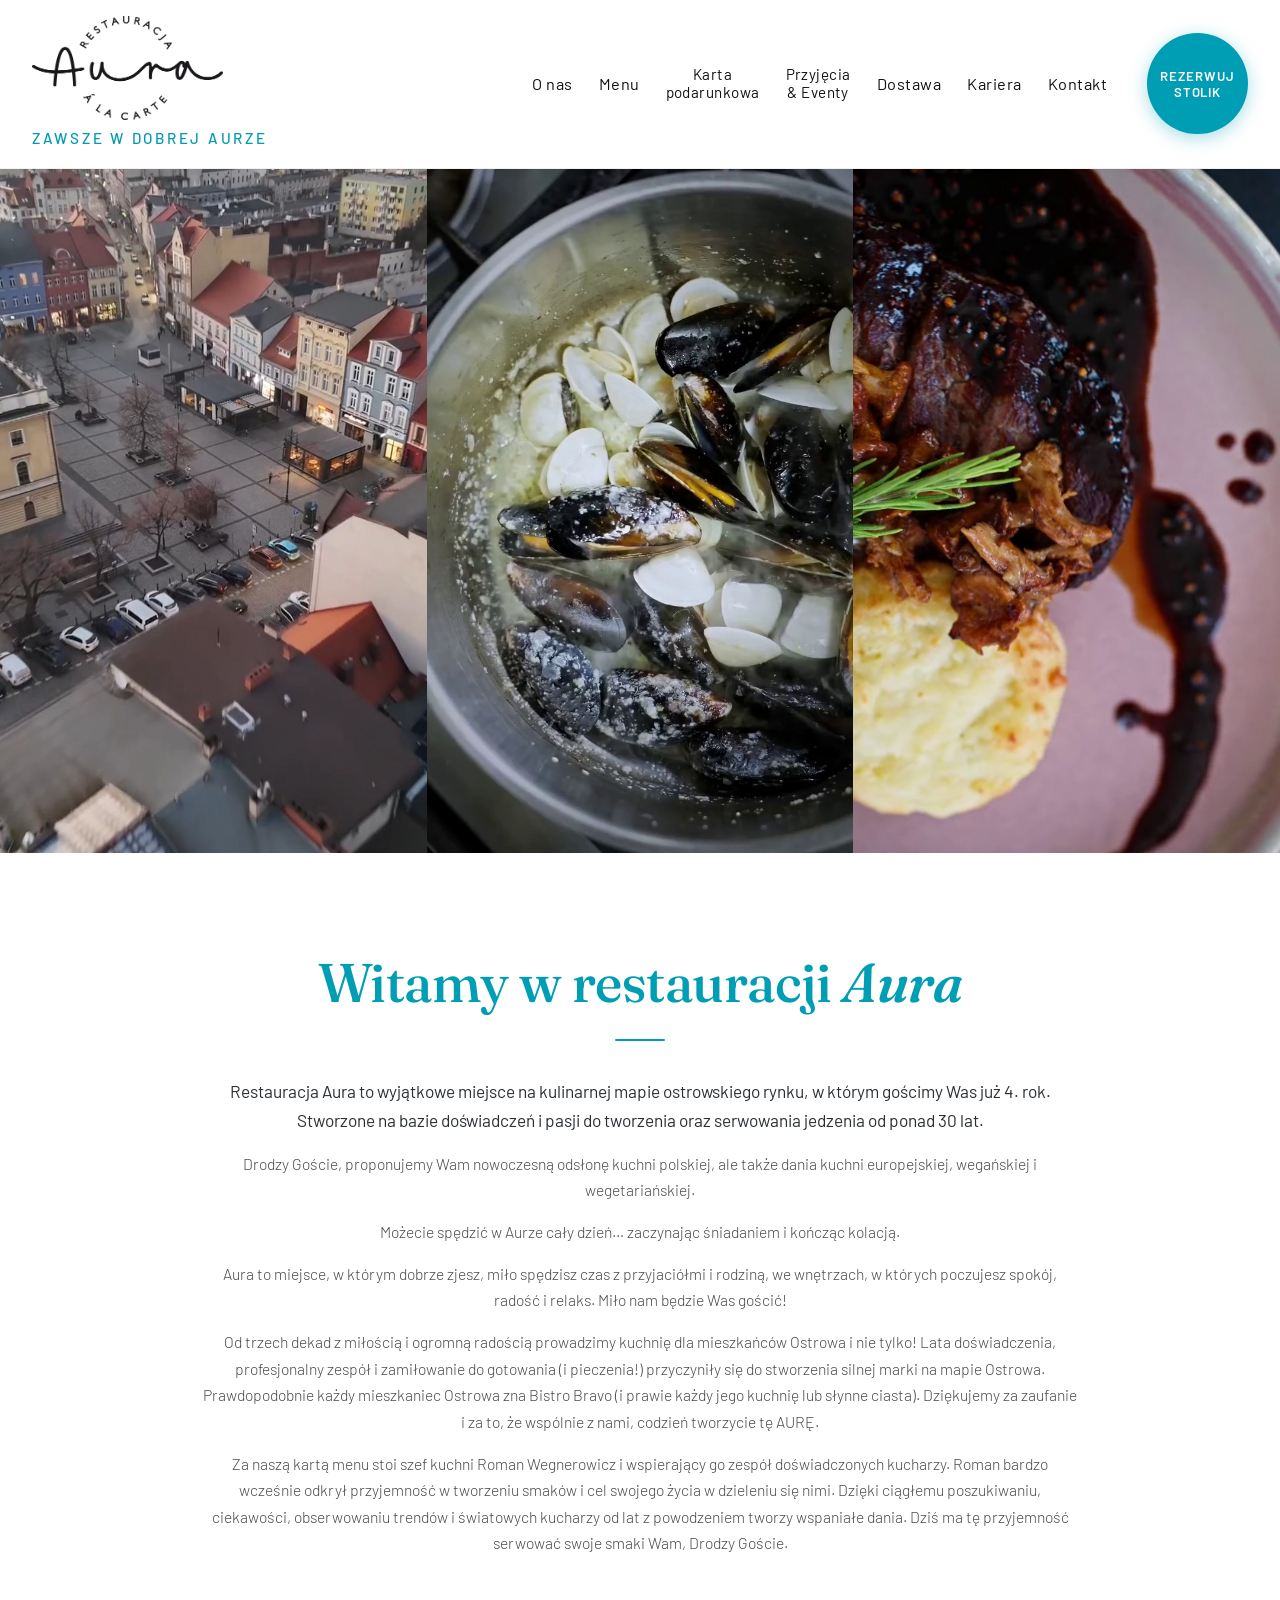
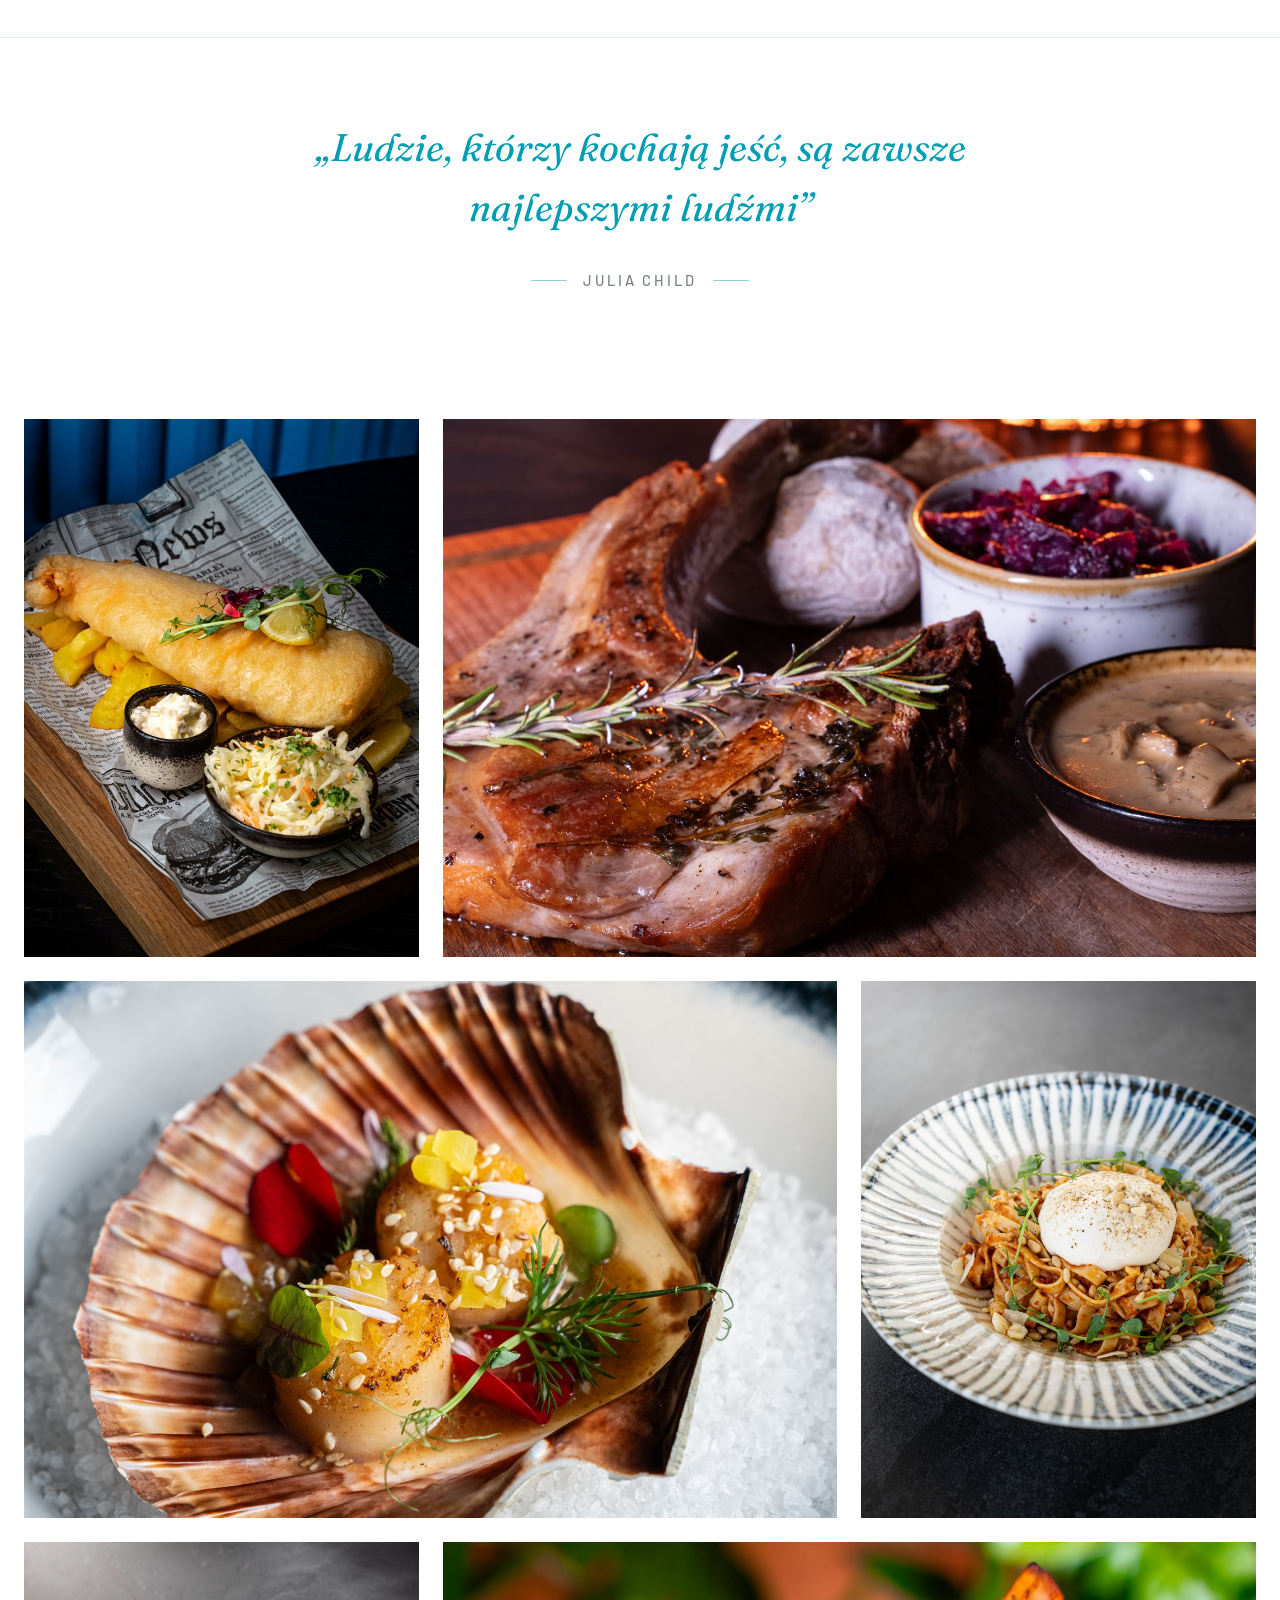
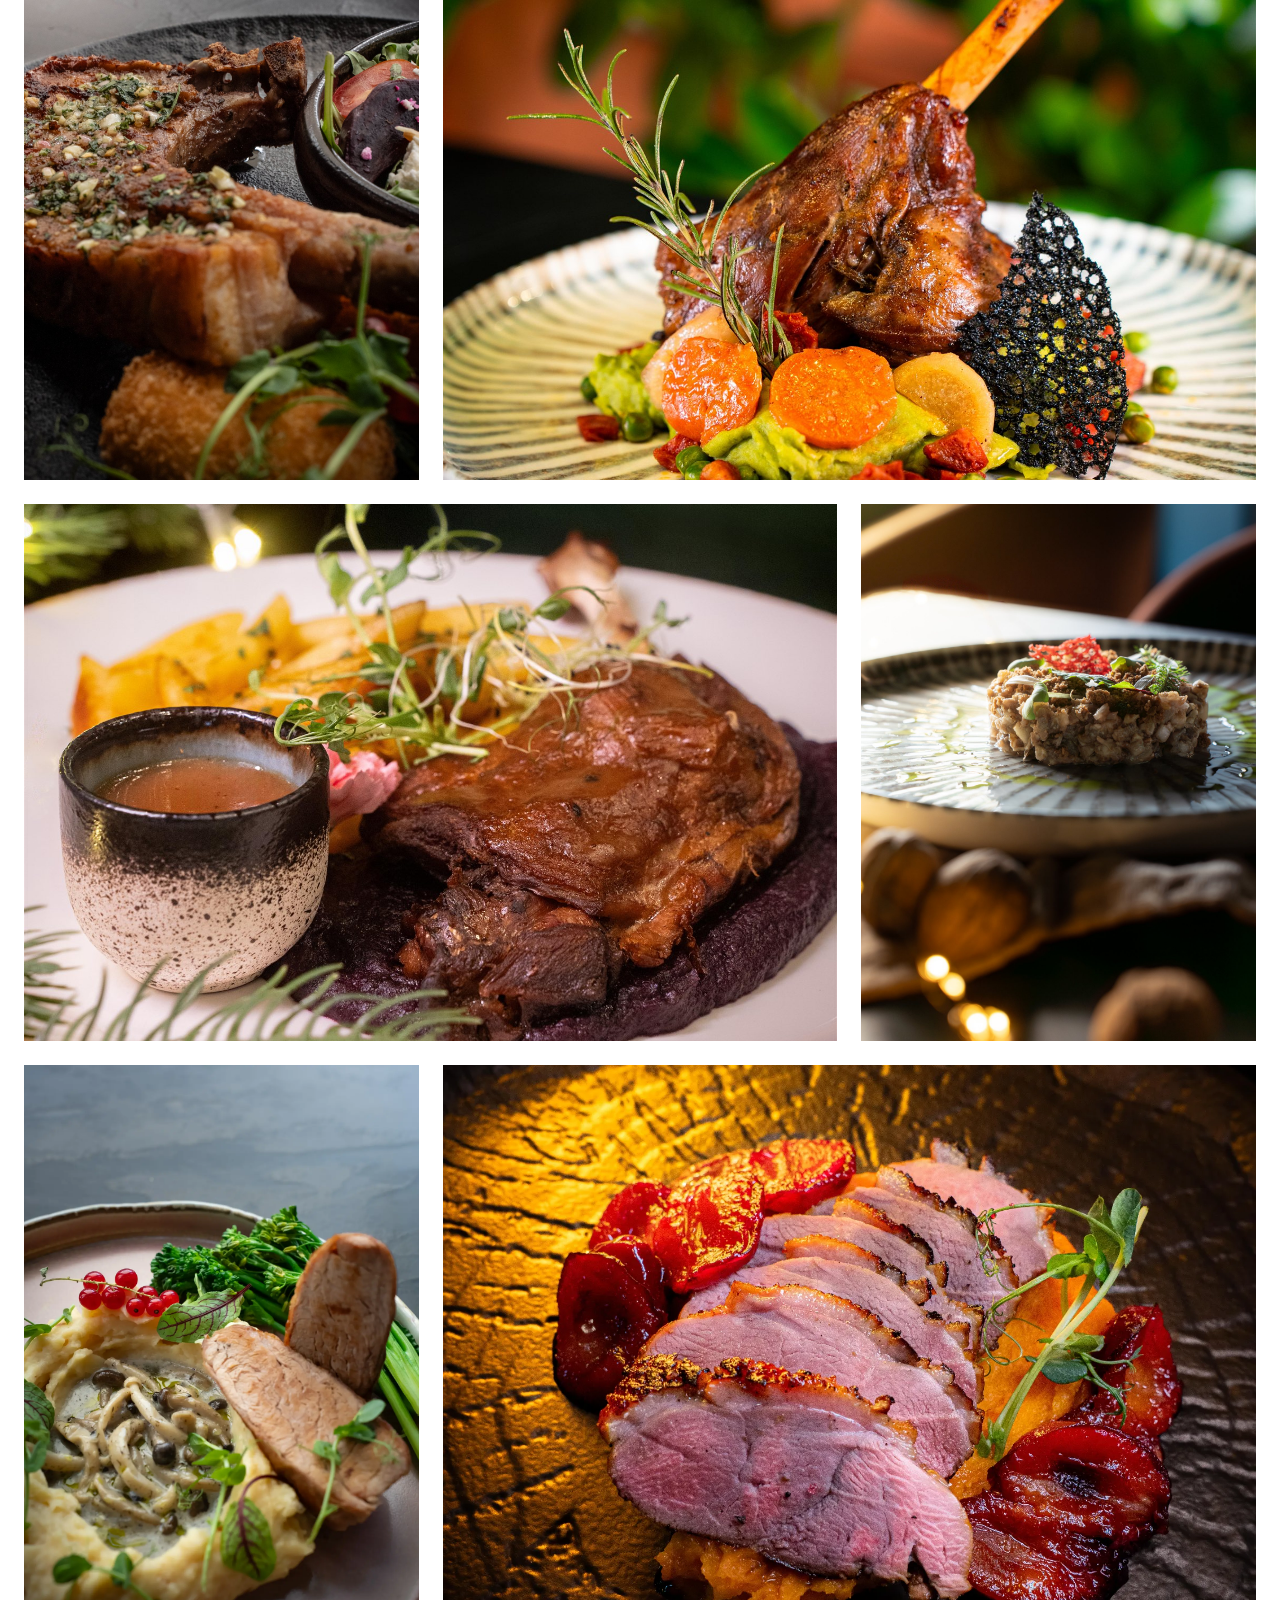
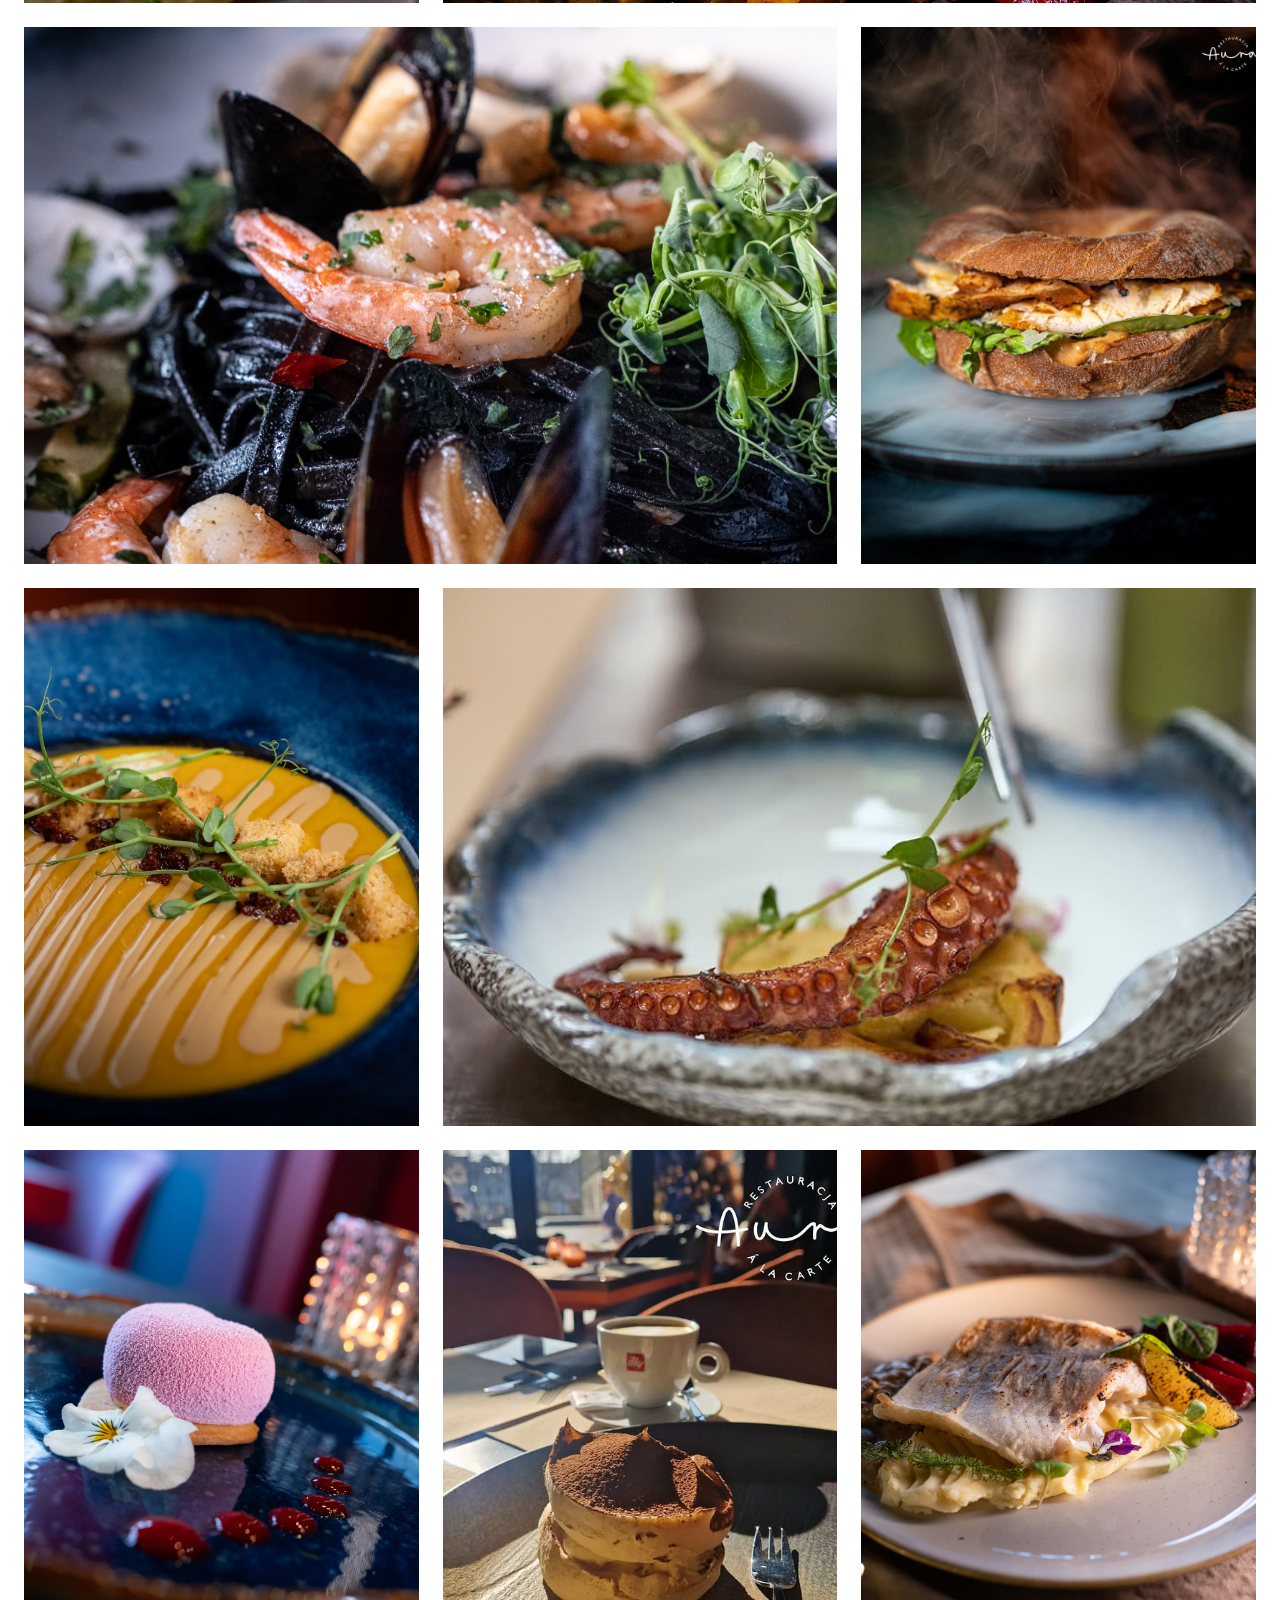
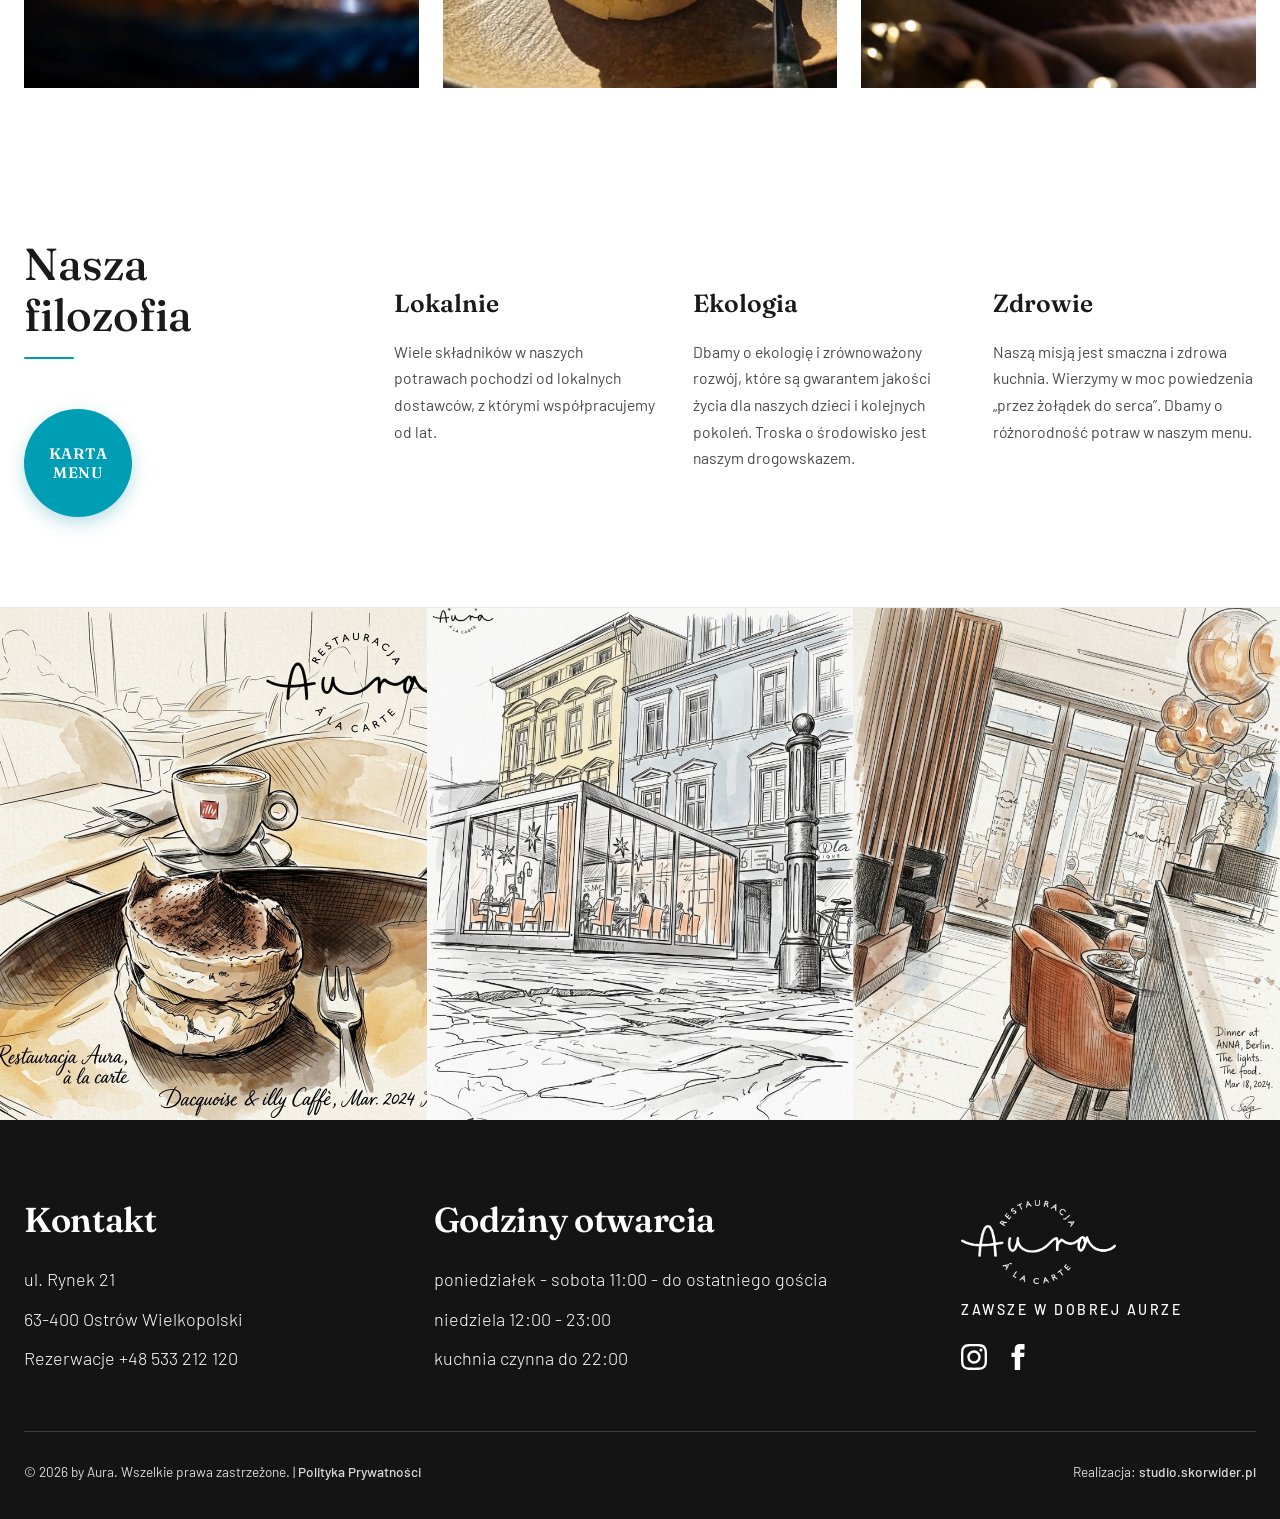
<file: index.html>
<!DOCTYPE html>
<html lang="pl">
<head>
  <meta charset="UTF-8">
  <meta name="viewport" content="width=device-width, initial-scale=1.0">
  <title>Aura Restauracja | Zawsze w dobrej aurze | Ostrów Wielkopolski</title>
  <meta name="description" content="Restauracja Aura à la carte na rynku w Ostrowie Wielkopolskim. Nowoczesna kuchnia polska i europejska, autorskie dania, wyjątkowa atmosfera. Zawsze w dobrej aurze.">
  <meta name="theme-color" content="#4b8a9b">
  <link rel="icon" type="image/png" href="assets/images/Aura_ikona.png">
  <link rel="preconnect" href="https://fonts.googleapis.com">
  <link rel="preconnect" href="https://fonts.gstatic.com" crossorigin>
  <link href="https://fonts.googleapis.com/css2?family=Barlow:ital,wght@0,200;0,300;0,400;0,500;0,600;0,700;1,300;1,400&family=Fraunces:ital,opsz,wght@0,9..144,300;0,9..144,400;0,9..144,500;0,9..144,600;0,9..144,700;1,9..144,400;1,9..144,500;1,9..144,600&display=swap" rel="stylesheet">
  <link rel="stylesheet" href="assets/css/style.css">
</head>
<body data-top-version="3">

  <!-- =========================================================
       FLOATING VERSION SWITCHER (Wybierz wersję nagłówka)
       ========================================================= -->
    <!-- =========================================================
       GÓRNY PASEK STRONY (UKŁAD I WYMIARY Z OBECNEJ STRONY - ZAŁĄCZNIK 2)
       ========================================================= -->
  <header class="site-header" id="siteHeader">
    <div class="header-container">
      
      <!-- LEWA STRONA: LOGO + HASŁO ZAWSZE W DOBREJ AURZE -->
      <div class="header-brand">
        <a href="#" class="logo-link">
          <img src="assets/images/Aura_logo_crop.png" alt="Aura Restauracja à la carte" class="logo-img">
        </a>
        <span class="tagline">ZAWSZE W DOBREJ AURZE</span>
      </div>

      <!-- PRAWA STRONA: MENU + OKRĄGŁY PRZYCISK REZERWACJI (101px) + IKONY SOCIAL MEDIA -->
      <div class="header-right-area">
        <nav class="main-nav" aria-label="Główna nawigacja">
          <ul class="nav-links">
            <li><a href="#o-nas" class="nav-link">O nas</a></li>
            <li><a href="menu.html" class="nav-link">Menu</a></li>
            <li><a href="#karta-podarunkowa" class="nav-link nav-multiline">Karta<br>podarunkowa</a></li>
            <li><a href="#przyjecia-eventy" class="nav-link nav-multiline">Przyjęcia<br>& Eventy</a></li>
            <li><a href="dostawa.html" class="nav-link">Dostawa</a></li>
            <li><a href="kariera.html" class="nav-link">Kariera</a></li>
            <li><a href="#kontakt" class="nav-link">Kontakt</a></li>
          </ul>
        </nav>

        <div class="header-action-column">
          <a href="rezerwacja.html" class="btn-circle-booking" aria-label="Rezerwuj stolik">
            <span>Rezerwuj<br>stolik</span>
          </a>
        </div>
      </div>

    </div>
  </header>

  <!-- =========================================================
       HERO: TRZY PIONOWE FILMY OBOK SIEBIE
       ========================================================= -->
  <main>
    <section class="hero-videos-section" id="hero">
      <div class="videos-grid">

        <!-- FILM 1: Miejsce do którego chce się wracać (Klatka startowa: Rynek z góry) -->
        <article class="video-card" data-video="1" data-start="0" tabindex="0" aria-label="Odtwórz film: Miejsce do którego chce się wracać">
          <video 
            src="assets/videos/miejsce-do-ktorego-chce-sie-wracac.mp4" 
            poster="assets/images/poster_miejsce.jpg" 
            preload="metadata" 
            playsinline 
            muted>
          </video>
          </article>

        <!-- FILM 2: Mule / Owoce morza (Klatka startowa: 00:00:01) -->
        <article class="video-card" data-video="2" data-start="1.0" tabindex="0" aria-label="Odtwórz film: Świeże mule i owoce morza">
          <video 
            src="assets/videos/mule-owoce-morza.mp4" 
            poster="assets/images/poster_mule.jpg" 
            preload="metadata" 
            playsinline 
            muted>
          </video>
          </article>

        <!-- FILM 3: Soczysta Polędwica Wołowa (Klatka startowa: 00:00:19) -->
        <article class="video-card" data-video="3" data-start="19.0" tabindex="0" aria-label="Odtwórz film: Soczysta polędwica wołowa">
          <video 
            src="assets/videos/soczysta-poledwica.mp4" 
            poster="assets/images/poster_poledwica.jpg" 
            preload="metadata" 
            playsinline 
            muted>
          </video>
          </article>

      </div>
    </section>

    <!-- =========================================================
         ABOUT: WITAMY W RESTAURACJI AURA (Treść od Użytkownika)
         ========================================================= -->
    <section class="about-section" id="o-nas">
      <div class="about-container">
        
        <header class="about-header">
          <h2 class="about-heading">Witamy w restauracji <span class="brand-italic">Aura</span></h2>
          <div class="teal-divider-line"></div>
        </header>

        <div class="about-intro-text">
          <p class="about-lead">
            Restauracja Aura to wyjątkowe miejsce na kulinarnej mapie ostrowskiego rynku, w którym gościmy Was już 4. rok. Stworzone na bazie doświadczeń i pasji do tworzenia oraz serwowania jedzenia od ponad 30 lat.
          </p>

          <p>
            Drodzy Goście, proponujemy Wam nowoczesną odsłonę kuchni polskiej, ale także dania kuchni europejskiej, wegańskiej i wegetariańskiej.
          </p>

          <p>
            Możecie spędzić w Aurze cały dzień… zaczynając śniadaniem i kończąc kolacją.
          </p>

          <p>
            Aura to miejsce, w którym dobrze zjesz, miło spędzisz czas z przyjaciółmi i rodziną, we wnętrzach, w których poczujesz spokój, radość i relaks. Miło nam będzie Was gościć!
          </p>

          <p>
            Od trzech dekad z miłością i ogromną radością prowadzimy kuchnię dla mieszkańców Ostrowa i nie tylko! Lata doświadczenia, profesjonalny zespół i zamiłowanie do gotowania (i pieczenia!) przyczyniły się do stworzenia silnej marki na mapie Ostrowa. Prawdopodobnie każdy mieszkaniec Ostrowa zna Bistro Bravo (i prawie każdy jego kuchnię lub słynne ciasta). Dziękujemy za zaufanie i za to, że wspólnie z nami, codzień tworzycie tę AURĘ.
          </p>

          <p>
            Za naszą kartą menu stoi szef kuchni Roman Wegnerowicz i wspierający go zespół doświadczonych kucharzy. Roman bardzo wcześnie odkrył przyjemność w tworzeniu smaków i cel swojego życia w dzieleniu się nimi. Dzięki ciągłemu poszukiwaniu, ciekawości, obserwowaniu trendów i światowych kucharzy od lat z powodzeniem tworzy wspaniałe dania. Dziś ma tę przyjemność serwować swoje smaki Wam, Drodzy Goście.
          </p>
        </div>

      </div>
    </section>

    <!-- =========================================================
         CYTAT KULINARNY (JULIA CHILD)
         ========================================================= -->
    <section class="quote-section" aria-label="Cytat kulinarny">
      <div class="quote-container">
        <blockquote class="quote-text">
          „Ludzie, którzy kochają jeść, są zawsze najlepszymi ludźmi”
        </blockquote>
        <div class="quote-author">
          Julia Child
        </div>
      </div>
    </section>

    <!-- =========================================================
         MOZAIKA ZE ZDJĘĆ DAŃ (17 ZDJĘĆ Z FOLDERU NA STRONĘ)
         Układ jak na https://www.aurarestauracja.pl/witaj
         ========================================================= -->
    <section class="photo-mosaic-section" aria-label="Galeria dań i deserów Restauracji Aura">
      <div class="mosaic-grid">

        <!-- WIERSZ 1: 1 kolumna (wąskie) + 2 kolumny (szerokie) -->
        <div class="mosaic-item mosaic-item-col-1">
          <img 
            src="assets/images/galeria/galeria_06.jpg" 
            alt="Danie Restauracji Aura" 
            class="mosaic-img" 
            loading="lazy">
        </div>

        <div class="mosaic-item mosaic-item-col-2">
          <img 
            src="assets/images/galeria/galeria_07.jpg" 
            alt="Danie Restauracji Aura" 
            class="mosaic-img" 
            loading="lazy">
        </div>

        <!-- WIERSZ 2: 2 kolumny (szerokie) + 1 kolumna (wąskie) -->
        <div class="mosaic-item mosaic-item-col-2">
          <img 
            src="assets/images/galeria/galeria_04.jpg" 
            alt="Danie Restauracji Aura" 
            class="mosaic-img" 
            loading="lazy">
        </div>

        <div class="mosaic-item mosaic-item-col-1">
          <img 
            src="assets/images/galeria/galeria_08.jpg" 
            alt="Danie Restauracji Aura" 
            class="mosaic-img" 
            loading="lazy">
        </div>

        <!-- WIERSZ 3: 1 kolumna + 2 kolumny -->
        <div class="mosaic-item mosaic-item-col-1">
          <img 
            src="assets/images/galeria/galeria_09.jpg" 
            alt="Danie Restauracji Aura" 
            class="mosaic-img" 
            loading="lazy">
        </div>

        <div class="mosaic-item mosaic-item-col-2">
          <img 
            src="assets/images/galeria/galeria_03.jpg" 
            alt="Danie Restauracji Aura" 
            class="mosaic-img" 
            loading="lazy">
        </div>

        <!-- WIERSZ 4: 2 kolumny + 1 kolumna -->
        <div class="mosaic-item mosaic-item-col-2">
          <img 
            src="assets/images/galeria/galeria_10.jpg" 
            alt="Danie Restauracji Aura" 
            class="mosaic-img" 
            loading="lazy">
        </div>

        <div class="mosaic-item mosaic-item-col-1">
          <img 
            src="assets/images/galeria/galeria_11.jpg" 
            alt="Danie Restauracji Aura" 
            class="mosaic-img" 
            loading="lazy">
        </div>

        <!-- WIERSZ 5: 1 kolumna + 2 kolumny -->
        <div class="mosaic-item mosaic-item-col-1">
          <img 
            src="assets/images/galeria/galeria_17.jpg" 
            alt="Danie Restauracji Aura" 
            class="mosaic-img" 
            loading="lazy">
        </div>

        <div class="mosaic-item mosaic-item-col-2">
          <img 
            src="assets/images/galeria/galeria_16.jpg" 
            alt="Danie Restauracji Aura" 
            class="mosaic-img" 
            loading="lazy">
        </div>

        <!-- WIERSZ 6: 2 kolumny + 1 kolumna -->
        <div class="mosaic-item mosaic-item-col-2">
          <img 
            src="assets/images/galeria/galeria_05.jpg" 
            alt="Danie Restauracji Aura" 
            class="mosaic-img" 
            loading="lazy">
        </div>

        <div class="mosaic-item mosaic-item-col-1">
          <img 
            src="assets/images/galeria/galeria_13.jpg" 
            alt="Danie Restauracji Aura" 
            class="mosaic-img" 
            loading="lazy">
        </div>

        <!-- WIERSZ 7: 1 kolumna + 2 kolumny -->
        <div class="mosaic-item mosaic-item-col-1">
          <img 
            src="assets/images/galeria/galeria_01.jpg" 
            alt="Danie Restauracji Aura" 
            class="mosaic-img" 
            loading="lazy">
        </div>

        <div class="mosaic-item mosaic-item-col-2">
          <img 
            src="assets/images/galeria/galeria_15.jpg" 
            alt="Danie Restauracji Aura" 
            class="mosaic-img" 
            loading="lazy">
        </div>

        <!-- WIERSZ 8: 1 kolumna + 1 kolumna + 1 kolumna (finałowe trio deserów) -->
        <div class="mosaic-item mosaic-item-col-1">
          <img 
            src="assets/images/galeria/galeria_14.jpg" 
            alt="Deser Restauracji Aura" 
            class="mosaic-img" 
            loading="lazy">
        </div>

        <div class="mosaic-item mosaic-item-col-1">
          <img 
            src="assets/images/galeria/galeria_02.jpg" 
            alt="Deser Restauracji Aura" 
            class="mosaic-img" 
            loading="lazy">
        </div>

        <div class="mosaic-item mosaic-item-col-1">
          <img 
            src="assets/images/galeria/galeria_12.jpg" 
            alt="Deser Restauracji Aura" 
            class="mosaic-img" 
            loading="lazy">
        </div>

      </div>
    </section>

    <!-- =========================================================
         FILARY KULINARNE: NASZA FILOZOFIA (LOKALNIE, EKOLOGIA, ZDROWIE)
         POD ZDJĘCIAMI NAD STOPKĄ I RYSOWANYMI SZKICAMI (JAK NA AURARESTAURACJA.PL)
         ========================================================= -->
    <section class="culinary-pillars-section" aria-label="Filary kulinarne restauracji Aura">
      <div class="pillars-container">
        
        <div class="pillars-title-col">
          <h2 class="pillars-main-title">Nasza<br>filozofia</h2>
          <div class="teal-divider-line teal-divider-left"></div>
          <a href="menu.html" class="btn-circle-menu" aria-label="Zobacz kartę menu">
            <span>Karta<br>menu</span>
          </a>
        </div>

        <div class="pillars-cards-col">
          <div class="pillar-card">
            <h3 class="pillar-title">Lokalnie</h3>
            <p class="pillar-text">
              Wiele składników w naszych potrawach pochodzi od lokalnych dostawców, z którymi współpracujemy od lat.
            </p>
          </div>

          <div class="pillar-card">
            <h3 class="pillar-title">Ekologia</h3>
            <p class="pillar-text">
              Dbamy o ekologię i zrównoważony rozwój, które są gwarantem jakości życia dla naszych dzieci i kolejnych pokoleń. Troska o środowisko jest naszym drogowskazem.
            </p>
          </div>

          <div class="pillar-card">
            <h3 class="pillar-title">Zdrowie</h3>
            <p class="pillar-text">
              Naszą misją jest smaczna i zdrowa kuchnia. Wierzymy w moc powiedzenia „przez żołądek do serca”. Dbamy o różnorodność potraw w naszym menu.
            </p>
          </div>
        </div>

      </div>
    </section>

    <!-- =========================================================
         GALERIA SZKICÓW: TRZY RYSUNKI OBOK SIEBIE (DOTYKAJĄCE SIĘ)
         ========================================================= -->
    <section class="sketches-strip-section" aria-label="Szkice artystyczne Restauracji Aura">
      <div class="sketches-strip-grid">
        <div class="sketch-strip-item">
          <img 
            src="assets/images/szkic_ciasto_kawa.jpg" 
            alt="Dacquoise i kawa illy - szkic artystyczny" 
            class="sketch-strip-img" 
            loading="lazy">
        </div>
        <div class="sketch-strip-item">
          <img 
            src="assets/images/szkic_pergola_rynek.jpg" 
            alt="Pergola Restauracji Aura na Rynku 21 - szkic artystyczny" 
            class="sketch-strip-img" 
            loading="lazy">
        </div>
        <div class="sketch-strip-item">
          <img 
            src="assets/images/szkic_wnetrze_lampy.jpg" 
            alt="Wnętrze restauracji Aura z lampami - szkic artystyczny" 
            class="sketch-strip-img" 
            loading="lazy">
        </div>
      </div>
    </section>

  </main>

  <!-- =========================================================
       STOPKA STRONY
       ========================================================= -->
  <footer class="site-footer" id="kontakt">
    <div class="footer-container">
      
      <div class="footer-col footer-contact-col">
        <h3 class="footer-heading">Kontakt</h3>
        <div class="footer-text-block">
          <p>ul. Rynek 21</p>
          <p>63-400 Ostrów Wielkopolski</p>
          <p><a href="tel:+48533212120" class="footer-link-item">Rezerwacje +48 533 212 120</a></p>
        </div>
      </div>

      <div class="footer-col footer-hours-col">
        <h3 class="footer-heading">Godziny otwarcia</h3>
        <div class="footer-text-block">
          <p>poniedziałek - sobota 11:00 - do ostatniego gościa</p>
          <p>niedziela 12:00 - 23:00</p>
          <p>kuchnia czynna do 22:00</p>
        </div>
      </div>

      <div class="footer-col footer-brand-col">
        <img src="assets/images/Aura_logo_white_crop.png" alt="Aura Restauracja à la carte" class="footer-logo">
        <p class="footer-tagline">Zawsze w dobrej aurze</p>
        <div class="footer-socials">
          <a href="https://www.instagram.com/aura.restauracja?igsh=MXBmbDlhY2dtZnp1bA==" target="_blank" rel="noopener" class="footer-social-link" aria-label="Instagram">
            <svg viewBox="0 0 24 24"><path d="M12 2.163c3.204 0 3.584.012 4.85.07 3.252.148 4.771 1.691 4.919 4.919.058 1.265.069 1.645.069 4.849 0 3.205-.012 3.584-.069 4.849-.149 3.225-1.664 4.771-4.919 4.919-1.266.058-1.644.07-4.85.07-3.204 0-3.584-.012-4.849-.07-3.26-.149-4.771-1.699-4.919-4.92-.058-1.265-.07-1.644-.07-4.849 0-3.204.013-3.583.07-4.849.149-3.227 1.664-4.771 4.919-4.919 1.266-.057 1.645-.069 4.849-.069zm0-2.163c-3.259 0-3.667.014-4.947.072-4.358.2-6.78 2.618-6.98 6.98-.059 1.281-.073 1.689-.073 4.948 0 3.259.014 3.668.072 4.948.2 4.358 2.618 6.78 6.98 6.98 1.281.058 1.689.072 4.948.072 3.259 0 3.668-.014 4.948-.072 4.354-.2 6.782-2.618 6.979-6.98.059-1.28.073-1.689.073-4.948 0-3.259-.014-3.667-.072-4.947-.196-4.354-2.617-6.78-6.979-6.98-1.281-.059-1.69-.073-4.949-.073zm0 5.838c-3.403 0-6.162 2.759-6.162 6.162s2.759 6.163 6.162 6.163 6.162-2.759 6.162-6.163c0-3.403-2.759-6.162-6.162-6.162zm0 10.162c-2.209 0-4-1.79-4-4 0-2.209 1.791-4 4-4s4 1.791 4 4c0 2.21-1.791 4-4 4zm6.406-11.845c-.796 0-1.441.645-1.441 1.44s.645 1.44 1.441 1.44c.795 0 1.439-.645 1.439-1.44s-.644-1.44-1.439-1.44z"/></svg>
          </a>
          <a href="https://m.facebook.com/profile.php/?id=61554936105531" target="_blank" rel="noopener" class="footer-social-link" aria-label="Facebook">
            <svg viewBox="0 0 24 24"><path d="M9 8h-3v4h3v12h5v-12h3.642l.358-4h-4v-1.667c0-.955.192-1.333 1.115-1.333h2.885v-5h-3.808c-3.596 0-5.192 1.583-5.192 4.615v3.385z"/></svg>
          </a>
        </div>
      </div>

    </div>

    <div class="footer-bottom">
      <div>© 2026 by Aura. Wszelkie prawa zastrzeżone. | <a href="polityka-prywatnosci.html" class="footer-privacy-link">Polityka Prywatności</a></div>
      <div>Realizacja: <a href="https://studio.skorwider.pl" target="_blank" rel="noopener">studio.skorwider.pl</a></div>
    </div>
  </footer>



  <script src="assets/js/main.js"></script>
</body>
</html>
</file>
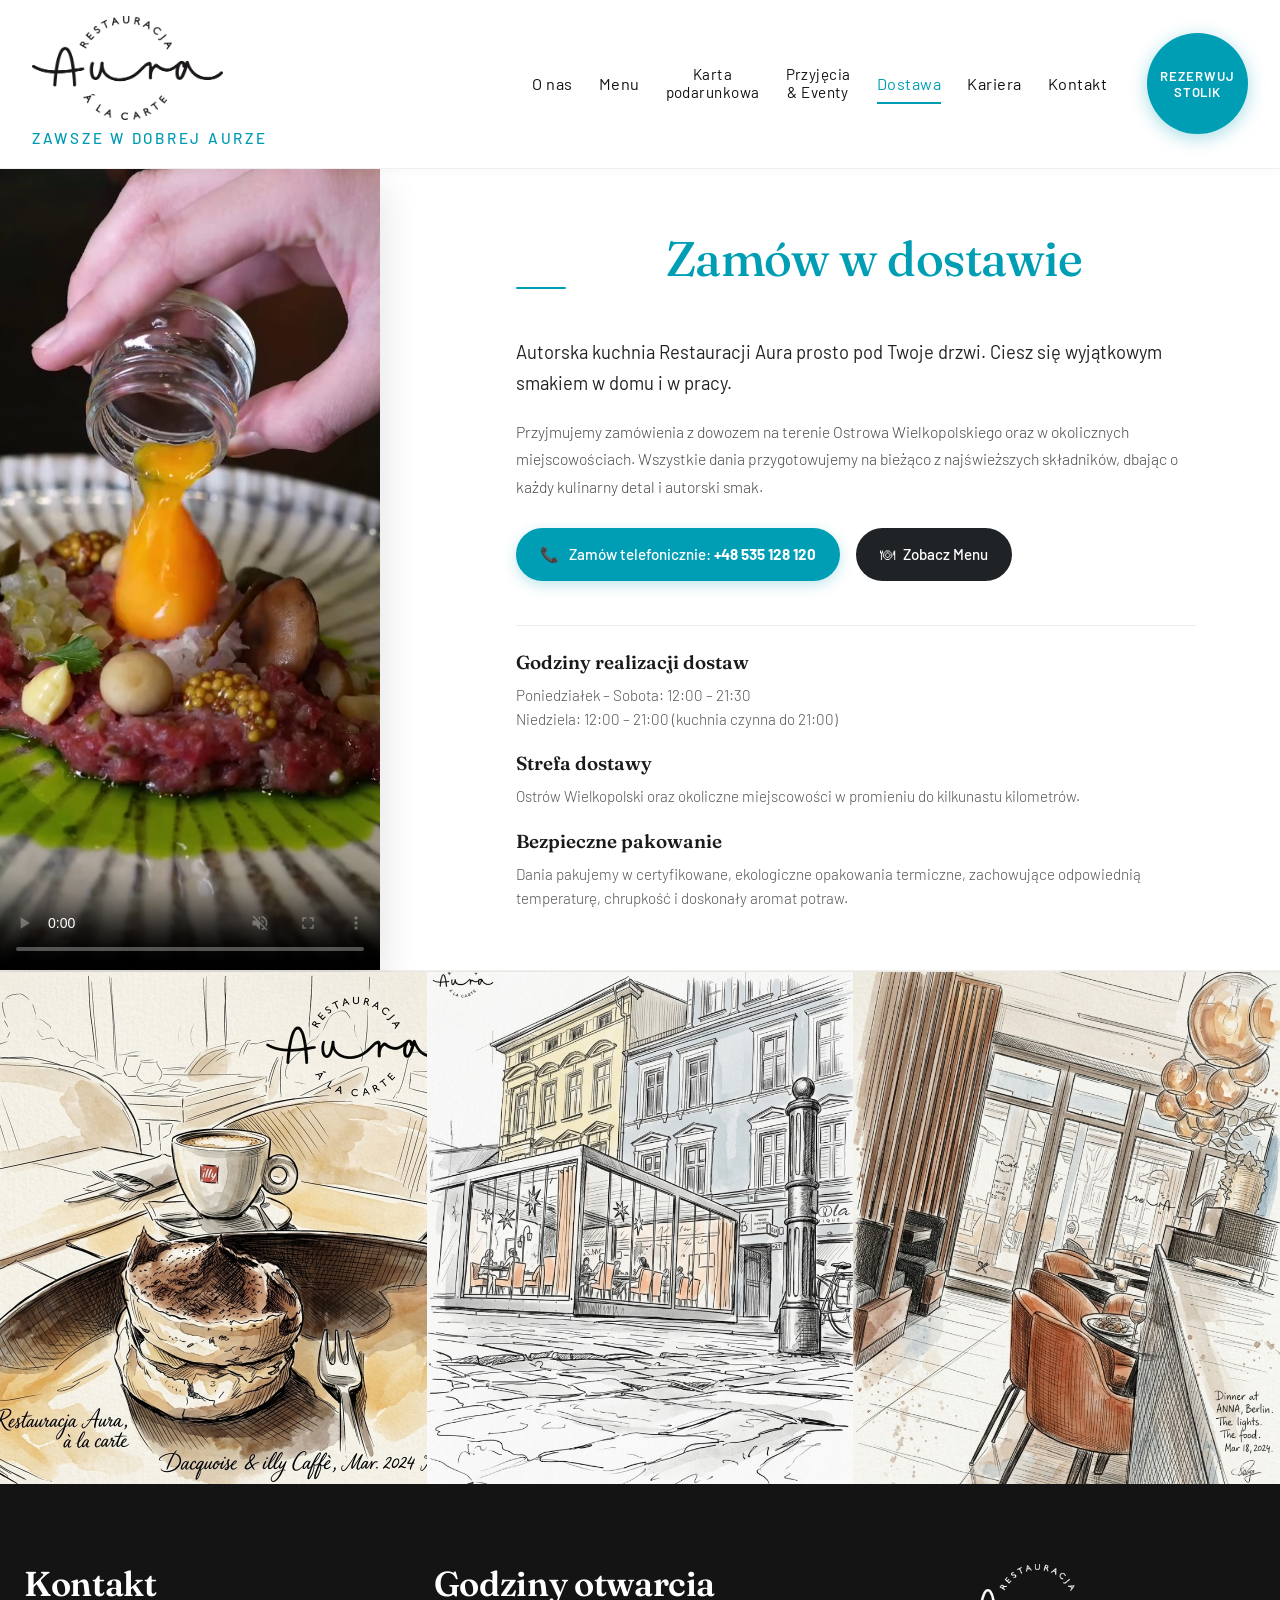
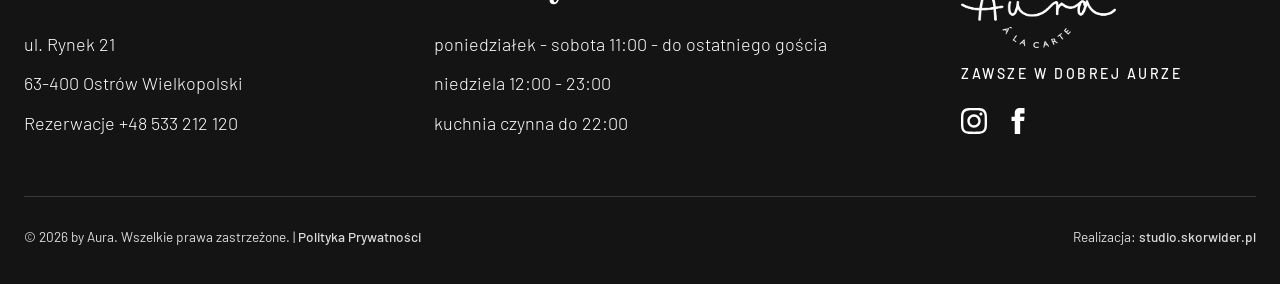
<file: dostawa.html>
<!DOCTYPE html>
<html lang="pl">
<head>
  <meta charset="UTF-8">
  <meta name="viewport" content="width=device-width, initial-scale=1.0">
  <title>Dostawa dań | Aura Restauracja à la carte | Ostrów Wielkopolski</title>
  <meta name="description" content="Zamów autorskie dania z Restauracji Aura z szybką dostawą w Ostrowie Wielkopolskim i okolicach. Zadzwoń: +48 535 128 120 i ciesz się smakiem we własnym domu.">
  
  <link rel="icon" type="image/png" href="assets/images/Aura_ikona.png">
  <link rel="stylesheet" href="assets/css/style.css">
</head>
<body class="delivery-page">

  <!-- =========================================================
       GÓRNY PASEK STRONY
       ========================================================= -->
  <header class="site-header" id="siteHeader">
    <div class="header-container">
      
      <!-- LEWA STRONA: LOGO + HASŁO ZAWSZE W DOBREJ AURZE -->
      <div class="header-brand">
        <a href="index.html" class="logo-link">
          <img src="assets/images/Aura_logo_crop.png" alt="Aura Restauracja à la carte" class="logo-img">
        </a>
        <span class="tagline">ZAWSZE W DOBREJ AURZE</span>
      </div>

      <!-- PRAWA STRONA: MENU + OKRĄGŁY PRZYCISK REZERWACJI (101px) -->
      <div class="header-right-area">
        <nav class="main-nav" aria-label="Główna nawigacja">
          <ul class="nav-links">
            <li><a href="index.html#o-nas" class="nav-link">O nas</a></li>
            <li><a href="menu.html" class="nav-link">Menu</a></li>
            <li><a href="index.html#karta-podarunkowa" class="nav-link nav-multiline">Karta<br>podarunkowa</a></li>
            <li><a href="index.html#przyjecia-eventy" class="nav-link nav-multiline">Przyjęcia<br>& Eventy</a></li>
            <li><a href="dostawa.html" class="nav-link active">Dostawa</a></li>
            <li><a href="kariera.html" class="nav-link">Kariera</a></li>
            <li><a href="#kontakt" class="nav-link">Kontakt</a></li>
          </ul>
        </nav>

        <div class="header-action-column">
          <a href="rezerwacja.html" class="btn-circle-booking" aria-label="Rezerwuj stolik">
            <span>Rezerwuj<br>stolik</span>
          </a>
        </div>
      </div>

    </div>
  </header>

  <!-- =========================================================
       TREŚĆ PODSTRONY DOSTAWA (CZYSTY UKŁAD BEZ RAMEK I BEŻU)
       FILM PO LEWEJ STRONIE (BEZ ZAOKRĄGLEŃ, DOCZEPIONY DO MENU) + TEKST OBOK
       ========================================================= -->
  <main class="delivery-main-content">
    
    <section class="delivery-clean-section" aria-label="Zamów w dostawie - Restauracja Aura">
      <div class="delivery-clean-grid">

        <!-- LEWA STRONA: FILM DOSTAWA BEZ ZAOKRĄGLEŃ, PRZYCZEPIONY DO LINII MENU -->
        <div class="delivery-video-wrapper">
          <video 
            src="assets/videos/dostawa.mp4" 
            poster="assets/images/poster_dostawa.jpg" 
            class="delivery-video-flush"
            preload="metadata"
            playsinline 
            controls 
            autoplay 
            loop 
            muted>
          </video>
        </div>

        <!-- PRAWA STRONA: TREŚĆ UŁOŻONA JAK W DZIALE O NAS (CZYSTA TYPOGRAFIA, BEZ RAMEK, BEZ BEŻU) -->
        <div class="delivery-text-wrapper">
          <header class="delivery-text-header">
            <h1 class="delivery-heading">Zamów w dostawie</h1>
            <div class="teal-divider-line teal-divider-left"></div>
          </header>

          <div class="delivery-text-content">
            <p class="delivery-lead">
              Autorska kuchnia Restauracji Aura prosto pod Twoje drzwi. Ciesz się wyjątkowym smakiem w domu i w pracy.
            </p>

            <p>
              Przyjmujemy zamówienia z dowozem na terenie Ostrowa Wielkopolskiego oraz w okolicznych miejscowościach. Wszystkie dania przygotowujemy na bieżąco z najświeższych składników, dbając o każdy kulinarny detal i autorski smak.
            </p>

            <!-- SZYBKI KONTAKT I MENU (CZYSTE PRZYCISKI BEZ RAMEK I BEZ BEŻU) -->
            <div class="delivery-actions-clean">
              <a href="tel:+48535128120" class="btn-delivery-clean-call" aria-label="Zadzwoń i zamów">
                <span class="btn-clean-icon">📞</span>
                <span>Zamów telefonicznie: <strong>+48 535 128 120</strong></span>
              </a>
              <a href="menu.html" class="btn-delivery-clean-menu" aria-label="Sprawdź kartę dań">
                <span class="btn-clean-icon">🍽</span>
                <span>Zobacz Menu</span>
              </a>
            </div>

            <!-- SZCZEGÓŁY REALIZACJI (BEZ RAMEK, BEZ KART, CZYSTY UKŁAD TEKSTU) -->
            <div class="delivery-info-blocks">
              <div class="delivery-info-block">
                <h3 class="delivery-info-title">Godziny realizacji dostaw</h3>
                <p>Poniedziałek – Sobota: 12:00 – 21:30</p>
                <p>Niedziela: 12:00 – 21:00 (kuchnia czynna do 21:00)</p>
              </div>

              <div class="delivery-info-block">
                <h3 class="delivery-info-title">Strefa dostawy</h3>
                <p>Ostrów Wielkopolski oraz okoliczne miejscowości w promieniu do kilkunastu kilometrów.</p>
              </div>

              <div class="delivery-info-block">
                <h3 class="delivery-info-title">Bezpieczne pakowanie</h3>
                <p>Dania pakujemy w certyfikowane, ekologiczne opakowania termiczne, zachowujące odpowiednią temperaturę, chrupkość i doskonały aromat potraw.</p>
              </div>
            </div>

          </div>
        </div>

      </div>
    </section>

    <!-- =========================================================
         PASEK 3 SZKICÓW NAD STOPKĄ (DOTYKAJĄCE SIĘ, BEZ ODSTĘPU)
         ========================================================= -->
    <section class="sketches-strip-section" aria-label="Szkice artystyczne Restauracji Aura">
      <div class="sketches-strip-grid">
        <div class="sketch-strip-item">
          <img 
            src="assets/images/szkic_ciasto_kawa.jpg" 
            alt="Dacquoise i kawa illy - szkic artystyczny" 
            class="sketch-strip-img" 
            loading="lazy">
        </div>
        <div class="sketch-strip-item">
          <img 
            src="assets/images/szkic_pergola_rynek.jpg" 
            alt="Pergola Restauracji Aura na Rynku 21 - szkic artystyczny" 
            class="sketch-strip-img" 
            loading="lazy">
        </div>
        <div class="sketch-strip-item">
          <img 
            src="assets/images/szkic_wnetrze_lampy.jpg" 
            alt="Wnętrze restauracji Aura z lampami - szkic artystyczny" 
            class="sketch-strip-img" 
            loading="lazy">
        </div>
      </div>
    </section>

  </main>

  <!-- =========================================================
       STOPKA STRONY
       ========================================================= -->
  <footer class="site-footer" id="kontakt">
    <div class="footer-container">
      
      <div class="footer-col footer-contact-col">
        <h3 class="footer-heading">Kontakt</h3>
        <div class="footer-text-block">
          <p>ul. Rynek 21</p>
          <p>63-400 Ostrów Wielkopolski</p>
          <p><a href="tel:+48533212120" class="footer-link-item">Rezerwacje +48 533 212 120</a></p>
        </div>
      </div>

      <div class="footer-col footer-hours-col">
        <h3 class="footer-heading">Godziny otwarcia</h3>
        <div class="footer-text-block">
          <p>poniedziałek - sobota 11:00 - do ostatniego gościa</p>
          <p>niedziela 12:00 - 23:00</p>
          <p>kuchnia czynna do 22:00</p>
        </div>
      </div>

      <div class="footer-col footer-brand-col">
        <img src="assets/images/Aura_logo_white_crop.png" alt="Aura Restauracja à la carte" class="footer-logo">
        <p class="footer-tagline">Zawsze w dobrej aurze</p>
        <div class="footer-socials">
          <a href="https://www.instagram.com/aura.restauracja?igsh=MXBmbDlhY2dtZnp1bA==" target="_blank" rel="noopener" class="footer-social-link" aria-label="Instagram">
            <svg viewBox="0 0 24 24"><path d="M12 2.163c3.204 0 3.584.012 4.85.07 3.252.148 4.771 1.691 4.919 4.919.058 1.265.069 1.645.069 4.849 0 3.205-.012 3.584-.069 4.849-.149 3.225-1.664 4.771-4.919 4.919-1.266.058-1.644.07-4.85.07-3.204 0-3.584-.012-4.849-.07-3.26-.149-4.771-1.699-4.919-4.92-.058-1.265-.07-1.644-.07-4.849 0-3.204.013-3.583.07-4.849.149-3.227 1.664-4.771 4.919-4.919 1.266-.057 1.645-.069 4.849-.069zm0-2.163c-3.259 0-3.667.014-4.947.072-4.358.2-6.78 2.618-6.98 6.98-.059 1.281-.073 1.689-.073 4.948 0 3.259.014 3.668.072 4.948.2 4.358 2.618 6.78 6.98 6.98 1.281.058 1.689.072 4.948.072 3.259 0 3.668-.014 4.948-.072 4.354-.2 6.782-2.618 6.979-6.98.059-1.28.073-1.689.073-4.948 0-3.259-.014-3.667-.072-4.947-.196-4.354-2.617-6.78-6.979-6.98-1.281-.059-1.69-.073-4.949-.073zm0 5.838c-3.403 0-6.162 2.759-6.162 6.162s2.759 6.163 6.162 6.163 6.162-2.759 6.162-6.163c0-3.403-2.759-6.162-6.162-6.162zm0 10.162c-2.209 0-4-1.79-4-4 0-2.209 1.791-4 4-4s4 1.791 4 4c0 2.21-1.791 4-4 4zm6.406-11.845c-.796 0-1.441.645-1.441 1.44s.645 1.44 1.441 1.44c.795 0 1.439-.645 1.439-1.44s-.644-1.44-1.439-1.44z"/></svg>
          </a>
          <a href="https://m.facebook.com/profile.php/?id=61554936105531" target="_blank" rel="noopener" class="footer-social-link" aria-label="Facebook">
            <svg viewBox="0 0 24 24"><path d="M9 8h-3v4h3v12h5v-12h3.642l.358-4h-4v-1.667c0-.955.192-1.333 1.115-1.333h2.885v-5h-3.808c-3.596 0-5.192 1.583-5.192 4.615v3.385z"/></svg>
          </a>
        </div>
      </div>

    </div>

    <div class="footer-bottom">
      <div>© 2026 by Aura. Wszelkie prawa zastrzeżone. | <a href="polityka-prywatnosci.html" class="footer-privacy-link">Polityka Prywatności</a></div>
      <div>Realizacja: <a href="https://studio.skorwider.pl" target="_blank" rel="noopener">studio.skorwider.pl</a></div>
    </div>
  </footer>

  <script src="assets/js/main.js"></script>
</body>
</html>
</file>
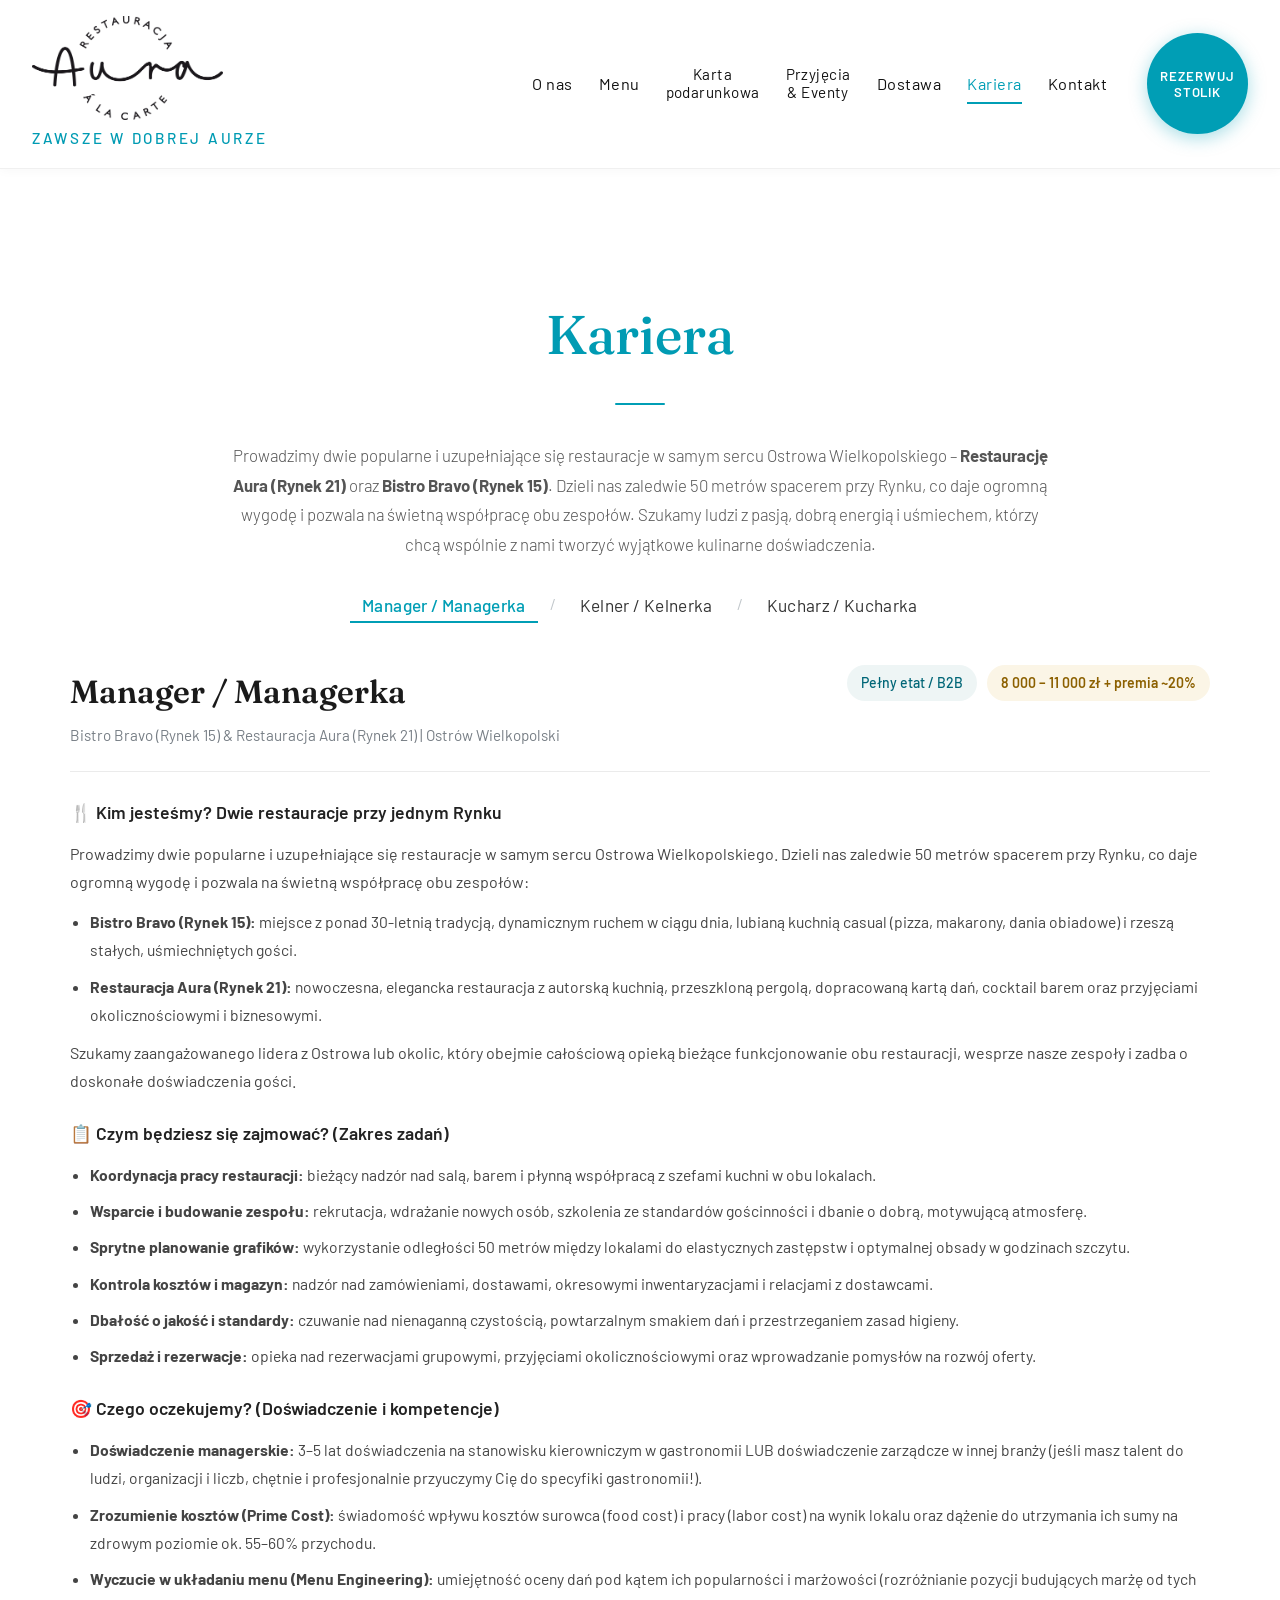
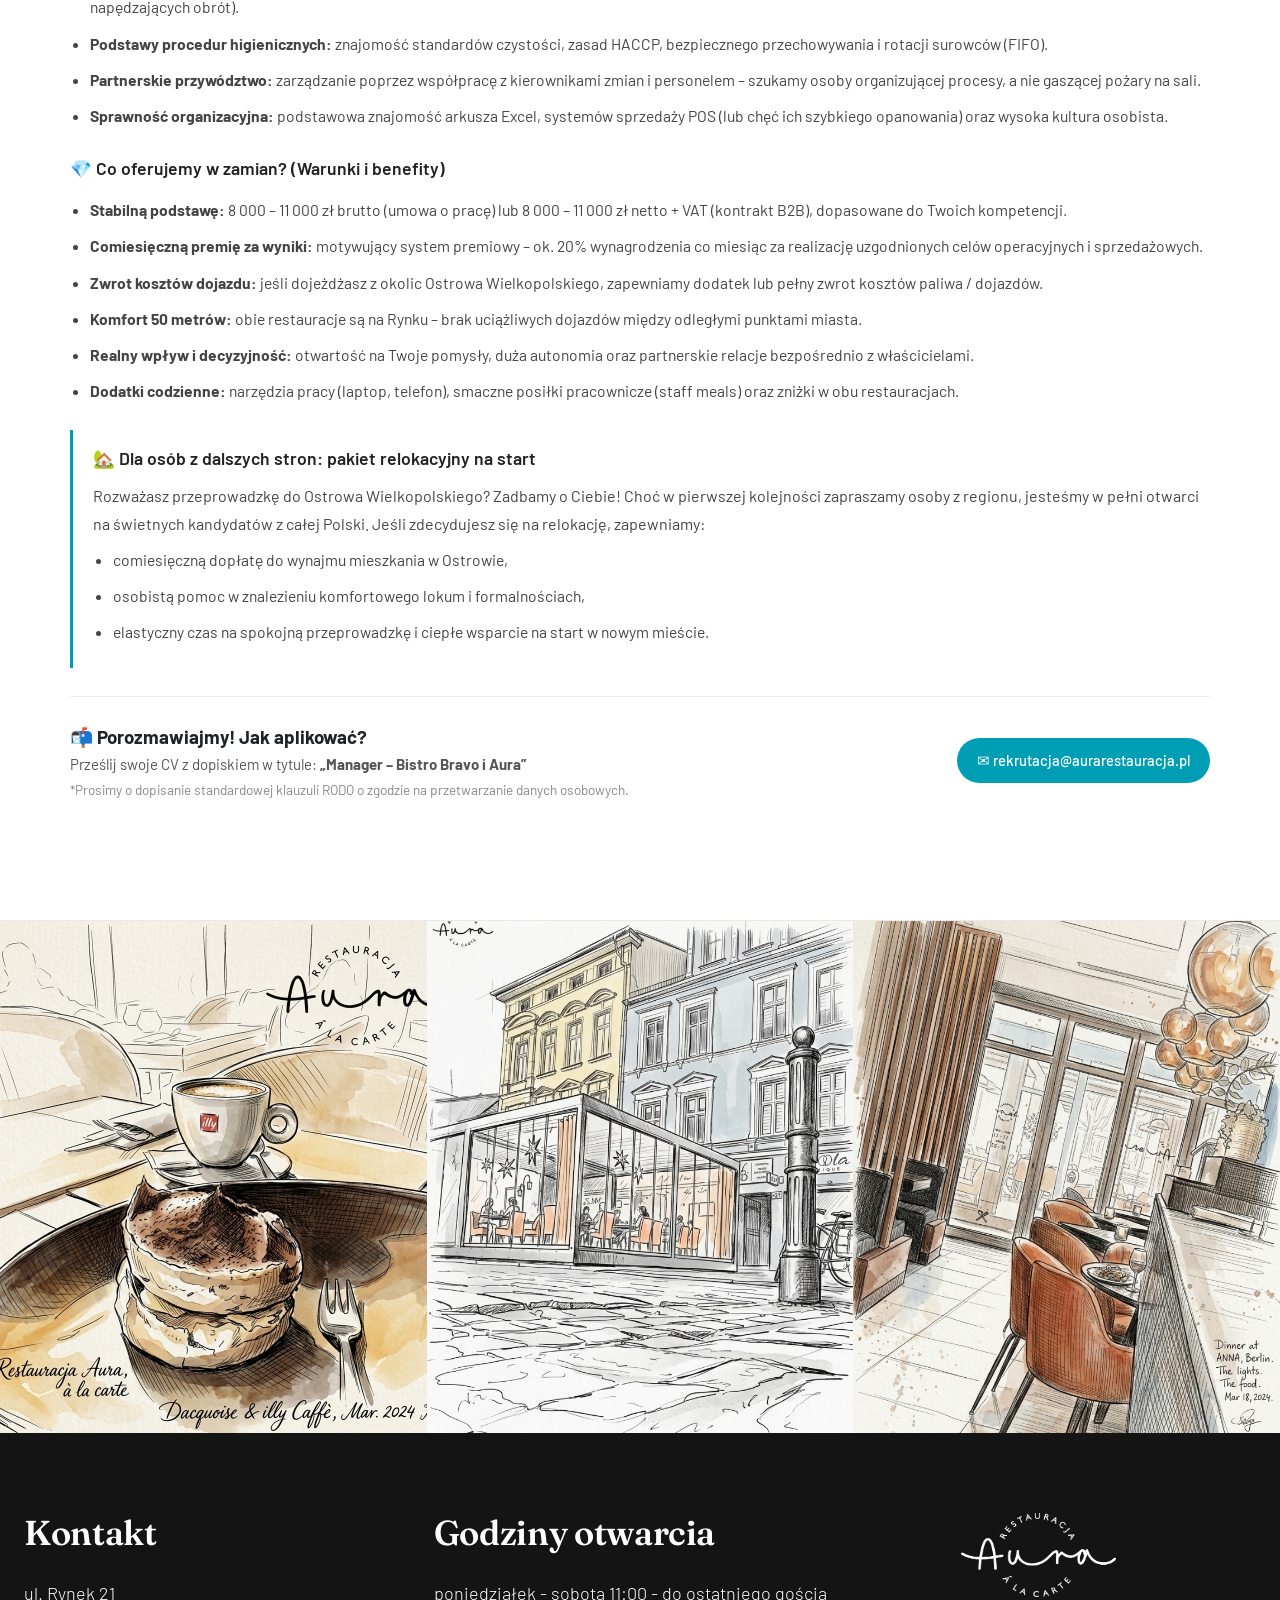
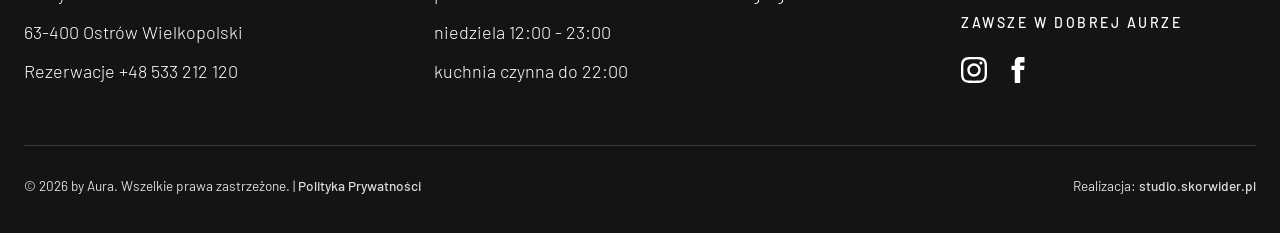
<file: kariera.html>
<!DOCTYPE html>
<html lang="pl">
<head>
  <meta charset="UTF-8">
  <meta name="viewport" content="width=device-width, initial-scale=1.0">
  <title>Kariera i Oferty Pracy | Aura Restauracja à la carte | Ostrów Wielkopolski</title>
  <meta name="description" content="Dołącz do zespołu Restauracji Aura (Rynek 21) i Bistro Bravo (Rynek 15) w Ostrowie Wielkopolskim. Sprawdź aktualne oferty pracy: Manager, Kelner/Kelnerka, Kucharz/Kucharka.">
  
  <link rel="icon" type="image/png" href="assets/images/Aura_ikona.png">
  <link rel="stylesheet" href="assets/css/style.css">
</head>
<body class="career-page">

  <!-- =========================================================
       GÓRNY PASEK STRONY
       ========================================================= -->
  <header class="site-header" id="siteHeader">
    <div class="header-container">
      
      <!-- LEWA STRONA: LOGO + HASŁO ZAWSZE W DOBREJ AURZE -->
      <div class="header-brand">
        <a href="index.html" class="logo-link">
          <img src="assets/images/Aura_logo_crop.png" alt="Aura Restauracja à la carte" class="logo-img">
        </a>
        <span class="tagline">ZAWSZE W DOBREJ AURZE</span>
      </div>

      <!-- PRAWA STRONA: MENU + OKRĄGŁY PRZYCISK REZERWACJI (101px) -->
      <div class="header-right-area">
        <nav class="main-nav" aria-label="Główna nawigacja">
          <ul class="nav-links">
            <li><a href="index.html#o-nas" class="nav-link">O nas</a></li>
            <li><a href="menu.html" class="nav-link">Menu</a></li>
            <li><a href="index.html#karta-podarunkowa" class="nav-link nav-multiline">Karta<br>podarunkowa</a></li>
            <li><a href="index.html#przyjecia-eventy" class="nav-link nav-multiline">Przyjęcia<br>& Eventy</a></li>
            <li><a href="dostawa.html" class="nav-link">Dostawa</a></li>
            <li><a href="kariera.html" class="nav-link active">Kariera</a></li>
            <li><a href="#kontakt" class="nav-link">Kontakt</a></li>
          </ul>
        </nav>

        <div class="header-action-column">
          <a href="rezerwacja.html" class="btn-circle-booking" aria-label="Rezerwuj stolik">
            <span>Rezerwuj<br>stolik</span>
          </a>
        </div>
      </div>

    </div>
  </header>

  <!-- =========================================================
       TREŚĆ PODSTRONY KARIERA
       ========================================================= -->
  <main class="career-main-content">
    
    <section class="page-hero-section">
      <h1 class="page-title">Kariera</h1>
      <div class="teal-divider-line"></div>
      <p class="career-page-lead">
        Prowadzimy dwie popularne i uzupełniające się restauracje w samym sercu Ostrowa Wielkopolskiego – <strong>Restaurację Aura (Rynek 21)</strong> oraz <strong>Bistro Bravo (Rynek 15)</strong>. Dzieli nas zaledwie 50 metrów spacerem przy Rynku, co daje ogromną wygodę i pozwala na świetną współpracę obu zespołów. Szukamy ludzi z pasją, dobrą energią i uśmiechem, którzy chcą wspólnie z nami tworzyć wyjątkowe kulinarne doświadczenia.
      </p>
    </section>

    <!-- =========================================================
         PODMENU WYBORU STANOWISKA (JAK W DZIALE MENU, BEZ RAMEK, BEZ BEŻU)
         ========================================================= -->
    <section class="career-nav-sticky-section">
      <nav class="career-categories-nav" aria-label="Wybierz stanowisko">
        <ul class="categories-list">
          <li class="category-item">
            <button type="button" class="career-tab-btn active" data-position="manager">
              Manager / Managerka
            </button>
            <span class="category-slash" aria-hidden="true">/</span>
          </li>
          <li class="category-item">
            <button type="button" class="career-tab-btn" data-position="kelner">
              Kelner / Kelnerka
            </button>
            <span class="category-slash" aria-hidden="true">/</span>
          </li>
          <li class="category-item">
            <button type="button" class="career-tab-btn" data-position="kucharz">
              Kucharz / Kucharka
            </button>
          </li>
        </ul>
      </nav>
    </section>

    <!-- SEKCJA OFERT PRACY (POKAZYWANA TREŚĆ WYBRANEGO STANOWISKA) -->
    <section class="career-section-standalone" aria-label="Aktualne oferty pracy">
      <div class="career-container">

        <div class="career-panels-wrapper">
          
          <!-- =====================================================
               STANOWISKO 1: MANAGER / MANAGERKA
               ===================================================== -->
          <article class="career-job-panel active" id="oferta-manager" data-position="manager">
            <div class="career-card-top-clean">
              <div>
                <h2 class="career-job-title">Manager / Managerka</h2>
                <div class="career-job-sub">Bistro Bravo (Rynek 15) & Restauracja Aura (Rynek 21) | Ostrów Wielkopolski</div>
              </div>
              <div class="career-job-badges">
                <span class="career-badge">Pełny etat / B2B</span>
                <span class="career-badge career-badge-salary">8 000 – 11 000 zł + premia ~20%</span>
              </div>
            </div>

            <div class="career-section-block">
              <h3 class="career-block-title">🍴 Kim jesteśmy? Dwie restauracje przy jednym Rynku</h3>
              <p class="career-block-desc">
                Prowadzimy dwie popularne i uzupełniające się restauracje w samym sercu Ostrowa Wielkopolskiego. Dzieli nas zaledwie 50 metrów spacerem przy Rynku, co daje ogromną wygodę i pozwala na świetną współpracę obu zespołów:
              </p>
              <ul class="career-block-list">
                <li><strong>Bistro Bravo (Rynek 15):</strong> miejsce z ponad 30-letnią tradycją, dynamicznym ruchem w ciągu dnia, lubianą kuchnią casual (pizza, makarony, dania obiadowe) i rzeszą stałych, uśmiechniętych gości.</li>
                <li><strong>Restauracja Aura (Rynek 21):</strong> nowoczesna, elegancka restauracja z autorską kuchnią, przeszkloną pergolą, dopracowaną kartą dań, cocktail barem oraz przyjęciami okolicznościowymi i biznesowymi.</li>
              </ul>
              <p class="career-block-desc" style="margin-top: 10px;">
                Szukamy zaangażowanego lidera z Ostrowa lub okolic, który obejmie całościową opieką bieżące funkcjonowanie obu restauracji, wesprze nasze zespoły i zadba o doskonałe doświadczenia gości.
              </p>
            </div>

            <div class="career-section-block">
              <h3 class="career-block-title">📋 Czym będziesz się zajmować? (Zakres zadań)</h3>
              <ul class="career-block-list">
                <li><strong>Koordynacja pracy restauracji:</strong> bieżący nadzór nad salą, barem i płynną współpracą z szefami kuchni w obu lokalach.</li>
                <li><strong>Wsparcie i budowanie zespołu:</strong> rekrutacja, wdrażanie nowych osób, szkolenia ze standardów gościnności i dbanie o dobrą, motywującą atmosferę.</li>
                <li><strong>Sprytne planowanie grafików:</strong> wykorzystanie odległości 50 metrów między lokalami do elastycznych zastępstw i optymalnej obsady w godzinach szczytu.</li>
                <li><strong>Kontrola kosztów i magazyn:</strong> nadzór nad zamówieniami, dostawami, okresowymi inwentaryzacjami i relacjami z dostawcami.</li>
                <li><strong>Dbałość o jakość i standardy:</strong> czuwanie nad nienaganną czystością, powtarzalnym smakiem dań i przestrzeganiem zasad higieny.</li>
                <li><strong>Sprzedaż i rezerwacje:</strong> opieka nad rezerwacjami grupowymi, przyjęciami okolicznościowymi oraz wprowadzanie pomysłów na rozwój oferty.</li>
              </ul>
            </div>

            <div class="career-section-block">
              <h3 class="career-block-title">🎯 Czego oczekujemy? (Doświadczenie i kompetencje)</h3>
              <ul class="career-block-list">
                <li><strong>Doświadczenie managerskie:</strong> 3–5 lat doświadczenia na stanowisku kierowniczym w gastronomii LUB doświadczenie zarządcze w innej branży (jeśli masz talent do ludzi, organizacji i liczb, chętnie i profesjonalnie przyuczymy Cię do specyfiki gastronomii!).</li>
                <li><strong>Zrozumienie kosztów (Prime Cost):</strong> świadomość wpływu kosztów surowca (food cost) i pracy (labor cost) na wynik lokalu oraz dążenie do utrzymania ich sumy na zdrowym poziomie ok. 55–60% przychodu.</li>
                <li><strong>Wyczucie w układaniu menu (Menu Engineering):</strong> umiejętność oceny dań pod kątem ich popularności i marżowości (rozróżnianie pozycji budujących marżę od tych napędzających obrót).</li>
                <li><strong>Podstawy procedur higienicznych:</strong> znajomość standardów czystości, zasad HACCP, bezpiecznego przechowywania i rotacji surowców (FIFO).</li>
                <li><strong>Partnerskie przywództwo:</strong> zarządzanie poprzez współpracę z kierownikami zmian i personelem – szukamy osoby organizującej procesy, a nie gaszącej pożary na sali.</li>
                <li><strong>Sprawność organizacyjna:</strong> podstawowa znajomość arkusza Excel, systemów sprzedaży POS (lub chęć ich szybkiego opanowania) oraz wysoka kultura osobista.</li>
              </ul>
            </div>

            <div class="career-section-block">
              <h3 class="career-block-title">💎 Co oferujemy w zamian? (Warunki i benefity)</h3>
              <ul class="career-block-list">
                <li><strong>Stabilną podstawę:</strong> 8 000 – 11 000 zł brutto (umowa o pracę) lub 8 000 – 11 000 zł netto + VAT (kontrakt B2B), dopasowane do Twoich kompetencji.</li>
                <li><strong>Comiesięczną premię za wyniki:</strong> motywujący system premiowy – ok. 20% wynagrodzenia co miesiąc za realizację uzgodnionych celów operacyjnych i sprzedażowych.</li>
                <li><strong>Zwrot kosztów dojazdu:</strong> jeśli dojeżdżasz z okolic Ostrowa Wielkopolskiego, zapewniamy dodatek lub pełny zwrot kosztów paliwa / dojazdów.</li>
                <li><strong>Komfort 50 metrów:</strong> obie restauracje są na Rynku – brak uciążliwych dojazdów między odległymi punktami miasta.</li>
                <li><strong>Realny wpływ i decyzyjność:</strong> otwartość na Twoje pomysły, duża autonomia oraz partnerskie relacje bezpośrednio z właścicielami.</li>
                <li><strong>Dodatki codzienne:</strong> narzędzia pracy (laptop, telefon), smaczne posiłki pracownicze (staff meals) oraz zniżki w obu restauracjach.</li>
              </ul>
            </div>

            <div class="career-relocation-clean">
              <h3 class="career-block-title" style="margin-bottom: 8px;">🏡 Dla osób z dalszych stron: pakiet relokacyjny na start</h3>
              <p class="career-block-desc" style="margin-bottom: 8px;">
                Rozważasz przeprowadzkę do Ostrowa Wielkopolskiego? Zadbamy o Ciebie! Choć w pierwszej kolejności zapraszamy osoby z regionu, jesteśmy w pełni otwarci na świetnych kandydatów z całej Polski. Jeśli zdecydujesz się na relokację, zapewniamy:
              </p>
              <ul class="career-block-list" style="margin-bottom: 0;">
                <li>comiesięczną dopłatę do wynajmu mieszkania w Ostrowie,</li>
                <li>osobistą pomoc w znalezieniu komfortowego lokum i formalnościach,</li>
                <li>elastyczny czas na spokojną przeprowadzkę i ciepłe wsparcie na start w nowym mieście.</li>
              </ul>
            </div>

            <div class="career-apply-clean">
              <div class="career-apply-info">
                <h3>📬 Porozmawiajmy! Jak aplikować?</h3>
                <p>Prześlij swoje CV z dopiskiem w tytule: <strong>„Manager – Bistro Bravo i Aura”</strong></p>
                <p style="font-size: 0.85rem; color: #888; margin-top: 4px;">*Prosimy o dopisanie standardowej klauzuli RODO o zgodzie na przetwarzanie danych osobowych.</p>
              </div>
              <div class="career-apply-contact">
                <a href="mailto:rekrutacja@aurarestauracja.pl?subject=Aplikacja:%20Manager%20%E2%80%93%20Bistro%20Bravo%20i%20Aura" class="career-apply-link">
                  ✉ rekrutacja@aurarestauracja.pl
                </a>
              </div>
            </div>
          </article>

          <!-- =====================================================
               STANOWISKO 2: KELNER / KELNERKA
               ===================================================== -->
          <article class="career-job-panel" id="oferta-kelner" data-position="kelner">
            <div class="career-card-top-clean">
              <div>
                <h2 class="career-job-title">Kelner / Kelnerka</h2>
                <div class="career-job-sub">Restauracja Aura (Rynek 21) & Bistro Bravo (Rynek 15) | Ostrów Wielkopolski</div>
              </div>
              <div class="career-job-badges">
                <span class="career-badge">Elastyczny grafik / Pełny etat</span>
                <span class="career-badge career-badge-salary">21 – 28 zł netto/h + napiwki</span>
              </div>
            </div>

            <div class="career-section-block">
              <h3 class="career-block-title">🍴 Dołącz do naszego zespołu gościnności!</h3>
              <p class="career-block-desc">
                Szukamy serdecznych, uśmiechniętych osób z 1–3 letnim doświadczeniem w obsłudze gości, które lubią pracę z ludźmi i chcą współtworzyć wyjątkową atmosferę w naszych lokalach przy ostrowskim Rynku.
              </p>
            </div>

            <div class="career-section-block">
              <h3 class="career-block-title">📋 Czym będziesz się zajmować? (Zakres zadań)</h3>
              <ul class="career-block-list">
                <li><strong>Serdeczna gościnność:</strong> dbanie o to, by każdy gość czuł się zaopiekowany od momentu przekroczenia progu restauracji.</li>
                <li><strong>Doradztwo i rekomendacje:</strong> z uśmiechem opowiadasz o naszych autorskich daniach, winach i koktajlach.</li>
                <li><strong>Sprawny serwis:</strong> przyjmowanie zamówień, płynna współpraca z kuchnią i barem, serwowanie potraw i napojów.</li>
                <li><strong>Estetyka sali (mise en place):</strong> dbałość o czystość, przygotowanie stolików, szkieł i zastawy.</li>
                <li><strong>Obsługa systemów POS:</strong> rozliczanie rachunków i profesjonalna obsługa płatności.</li>
              </ul>
            </div>

            <div class="career-section-block">
              <h3 class="career-block-title">🎯 Czego oczekujemy?</h3>
              <ul class="career-block-list">
                <li><strong>Doświadczenie:</strong> 1–3 lata doświadczenia na stanowisku kelnera / kelnerki w gastronomii (mile widziane w restauracji à la carte).</li>
                <li><strong>Pozytywne nastawienie:</strong> wysoka kultura osobista, naturalna życzliwość i uśmiech, który nie znika w godzinach szczytu.</li>
                <li><strong>Gra zespołowa:</strong> umiejętność współpracy, wzajemnego wspierania się w zespole i punktualność.</li>
                <li><strong>Otwartość na naukę:</strong> chęć poznawania karty menu, składników dań, win i technik serwisu.</li>
                <li><strong>Dyspozycyjność:</strong> gotowość do pracy w systemie zmianowym (w tym w weekendy i wieczory).</li>
              </ul>
            </div>

            <div class="career-section-block">
              <h3 class="career-block-title">💎 Co oferujemy w zamian?</h3>
              <ul class="career-block-list">
                <li><strong>Atrakcyjne wynagrodzenie:</strong> 21 – 28 zł netto/h (stawka zależna od Twojego doświadczenia, umiejętności i zaangażowania) + <strong>bardzo dobre codzienne napiwki</strong>.</li>
                <li><strong>Stabilność i elastyczność:</strong> umowa dopasowana do Twojej sytuacji (zlecenie lub umowa o pracę), elastyczny grafik ustalany z wyprzedzeniem.</li>
                <li><strong>Wygoda 50 metrów:</strong> obie restauracje w centrum Rynku – praca w zgranym, pomocnym zespole bez niepotrzebnego stresu.</li>
                <li><strong>Codzienne dodatki:</strong> pyszne posiłki pracownicze (staff meals), zniżki na kartę menu w obu lokalach i profesjonalne szkolenia.</li>
                <li><strong>Rozwój zawodowy:</strong> możliwość awansu na starszego kelnera lub kierownika zmiany.</li>
              </ul>
            </div>

            <div class="career-apply-clean">
              <div class="career-apply-info">
                <h3>📬 Dołącz do nas! Jak aplikować?</h3>
                <p>Prześlij CV na adres e-mail z dopiskiem: <strong>„Kelner / Kelnerka – Aura i Bistro Bravo”</strong></p>
                <p style="font-size: 0.85rem; color: #888; margin-top: 4px;">*Prosimy o dopisanie standardowej klauzuli RODO.</p>
              </div>
              <div class="career-apply-contact">
                <a href="mailto:rekrutacja@aurarestauracja.pl?subject=Aplikacja:%20Kelner%20%2F%20Kelnerka%20%E2%80%93%20Aura%20i%20Bistro%20Bravo" class="career-apply-link">
                  ✉ rekrutacja@aurarestauracja.pl
                </a>
              </div>
            </div>
          </article>

          <!-- =====================================================
               STANOWISKO 3: KUCHARZ / KUCHARKA
               ===================================================== -->
          <article class="career-job-panel" id="oferta-kucharz" data-position="kucharz">
            <div class="career-card-top-clean">
              <div>
                <h2 class="career-job-title">Kucharz / Kucharka</h2>
                <div class="career-job-sub">Restauracja Aura à la carte (Rynek 21) | Ostrów Wielkopolski</div>
              </div>
              <div class="career-job-badges">
                <span class="career-badge">Pełny etat</span>
                <span class="career-badge career-badge-salary">Atrakcyjna stawka wg umiejętności</span>
              </div>
            </div>

            <div class="career-section-block">
              <h3 class="career-block-title">🍴 Gotuj z pasją w Restauracji Aura</h3>
              <p class="career-block-desc">
                Za naszą autorską kartą menu stoi szef kuchni Roman Wegnerowicz. Tworzymy nowoczesną odsłonę kuchni polskiej i europejskiej, opartą na świeżych, najwyższej jakości produktach i pasji do smaku. Szukamy kucharza/kucharki, który/a chce wspólnie z nami tworzyć dania, o których pamięta się na długo.
              </p>
            </div>

            <div class="career-section-block">
              <h3 class="career-block-title">📋 Czym będziesz się zajmować? (Zakres zadań)</h3>
              <ul class="career-block-list">
                <li><strong>Przygotowywanie potraw:</strong> realizacja dań z karty à la carte, menu sezonowego oraz przyjęć z dbałością o powtarzalny, wyśmienity smak i estetykę wydawki.</li>
                <li><strong>Praca w sekcjach:</strong> samodzielne prowadzenie powierzonej sekcji (dania ciepłe / zimne / desery) w zgranej brygadzie kuchennej.</li>
                <li><strong>Jakość i świeżość:</strong> kontrola jakości surowców, prawidłowe przechowywanie zgodne z zasadą FIFO oraz przestrzeganie standardów HACCP.</li>
                <li><strong>Czystość i organizacja:</strong> utrzymanie nienagannej czystości na stanowisku pracy i dbałość o profesjonalny sprzęt kuchenny.</li>
              </ul>
            </div>

            <div class="career-section-block">
              <h3 class="career-block-title">🎯 Czego oczekujemy?</h3>
              <ul class="career-block-list">
                <li><strong>Doświadczenie:</strong> udokumentowane doświadczenie na stanowisku kucharza / kucharki w restauracji z kuchnią à la carte.</li>
                <li><strong>Pasja do kulinariów:</strong> szacunek do produktu, ciekawość nowych technik i zmysł estetyczny przy układaniu talerza.</li>
                <li><strong>Świetna organizacja:</strong> dobra organizacja pracy własnej, opanowanie w godzinach szczytu i dbałość o czystość.</li>
                <li><strong>Zaangażowanie i odpowiedzialność:</strong> rzetelność, punktualność i wysoka kultura pracy.</li>
                <li><strong>Umiejętność pracy w zespole:</strong> dobra komunikacja i wzajemne wsparcie w kuchennym teamie.</li>
              </ul>
            </div>

            <div class="career-section-block">
              <h3 class="career-block-title">💎 Co oferujemy w zamian?</h3>
              <ul class="career-block-list">
                <li><strong>Atrakcyjne wynagrodzenie:</strong> stabilne zarobki adekwatne do Twoich umiejętności, zaangażowania i doświadczenia.</li>
                <li><strong>Stabilne zatrudnienie:</strong> pewna praca na pełny etat w rozwijającej się, cenionej restauracji.</li>
                <li><strong>Przejrzysty grafik:</strong> elastyczny grafik planowany z wyprzedzeniem, gwarantujący czas na odpoczynek.</li>
                <li><strong>Świetna atmosfera:</strong> praca w zgranym, pomocnym zespole pod okiem doświadczonego Szefa Kuchni Romana Wegnerowicza.</li>
                <li><strong>Rozwój zawodowy:</strong> możliwość doskonalenia technik kulinarnych i pracy na nowoczesnym sprzęcie gastronomicznym.</li>
                <li><strong>Posiłki pracownicze:</strong> pełne wyżywienie w trakcie pracy oraz zniżki pracownicze.</li>
              </ul>
            </div>

            <div class="career-apply-clean">
              <div class="career-apply-info">
                <h3>📬 Jak aplikować?</h3>
                <p>Prześlij swoje CV lub zadzwoń bezpośrednio:</p>
                <p style="font-size: 0.85rem; color: #888; margin-top: 4px;">*Prosimy o dopisanie standardowej klauzuli RODO.</p>
              </div>
              <div class="career-apply-contact">
                <a href="mailto:restauracja.aura.ostrow@gmail.com?subject=Aplikacja:%20Kucharz%20%2F%20Kucharka%20%E2%80%93%20Restauracja%20Aura" class="career-apply-link">
                  ✉ restauracja.aura.ostrow@gmail.com
                </a>
                <a href="tel:+48535128120" class="career-apply-phone">
                  📞 +48 535 128 120
                </a>
              </div>
            </div>
          </article>

        </div>

      </div>
    </section>

    <!-- =========================================================
         PASEK 3 SZKICÓW NAD STOPKĄ (DOTYKAJĄCE SIĘ, BEZ ODSTĘPU)
         ========================================================= -->
    <section class="sketches-strip-section" aria-label="Szkice artystyczne Restauracji Aura">
      <div class="sketches-strip-grid">
        <div class="sketch-strip-item">
          <img 
            src="assets/images/szkic_ciasto_kawa.jpg" 
            alt="Dacquoise i kawa illy - szkic artystyczny" 
            class="sketch-strip-img" 
            loading="lazy">
        </div>
        <div class="sketch-strip-item">
          <img 
            src="assets/images/szkic_pergola_rynek.jpg" 
            alt="Pergola Restauracji Aura na Rynku 21 - szkic artystyczny" 
            class="sketch-strip-img" 
            loading="lazy">
        </div>
        <div class="sketch-strip-item">
          <img 
            src="assets/images/szkic_wnetrze_lampy.jpg" 
            alt="Wnętrze restauracji Aura z lampami - szkic artystyczny" 
            class="sketch-strip-img" 
            loading="lazy">
        </div>
      </div>
    </section>

  </main>

  <!-- =========================================================
       STOPKA STRONY
       ========================================================= -->
  <footer class="site-footer" id="kontakt">
    <div class="footer-container">
      
      <div class="footer-col footer-contact-col">
        <h3 class="footer-heading">Kontakt</h3>
        <div class="footer-text-block">
          <p>ul. Rynek 21</p>
          <p>63-400 Ostrów Wielkopolski</p>
          <p><a href="tel:+48533212120" class="footer-link-item">Rezerwacje +48 533 212 120</a></p>
        </div>
      </div>

      <div class="footer-col footer-hours-col">
        <h3 class="footer-heading">Godziny otwarcia</h3>
        <div class="footer-text-block">
          <p>poniedziałek - sobota 11:00 - do ostatniego gościa</p>
          <p>niedziela 12:00 - 23:00</p>
          <p>kuchnia czynna do 22:00</p>
        </div>
      </div>

      <div class="footer-col footer-brand-col">
        <img src="assets/images/Aura_logo_white_crop.png" alt="Aura Restauracja à la carte" class="footer-logo">
        <p class="footer-tagline">Zawsze w dobrej aurze</p>
        <div class="footer-socials">
          <a href="https://www.instagram.com/aura.restauracja?igsh=MXBmbDlhY2dtZnp1bA==" target="_blank" rel="noopener" class="footer-social-link" aria-label="Instagram">
            <svg viewBox="0 0 24 24"><path d="M12 2.163c3.204 0 3.584.012 4.85.07 3.252.148 4.771 1.691 4.919 4.919.058 1.265.069 1.645.069 4.849 0 3.205-.012 3.584-.069 4.849-.149 3.225-1.664 4.771-4.919 4.919-1.266.058-1.644.07-4.85.07-3.204 0-3.584-.012-4.849-.07-3.26-.149-4.771-1.699-4.919-4.92-.058-1.265-.07-1.644-.07-4.849 0-3.204.013-3.583.07-4.849.149-3.227 1.664-4.771 4.919-4.919 1.266-.057 1.645-.069 4.849-.069zm0-2.163c-3.259 0-3.667.014-4.947.072-4.358.2-6.78 2.618-6.98 6.98-.059 1.281-.073 1.689-.073 4.948 0 3.259.014 3.668.072 4.948.2 4.358 2.618 6.78 6.98 6.98 1.281.058 1.689.072 4.948.072 3.259 0 3.668-.014 4.948-.072 4.354-.2 6.782-2.618 6.979-6.98.059-1.28.073-1.689.073-4.948 0-3.259-.014-3.667-.072-4.947-.196-4.354-2.617-6.78-6.979-6.98-1.281-.059-1.69-.073-4.949-.073zm0 5.838c-3.403 0-6.162 2.759-6.162 6.162s2.759 6.163 6.162 6.163 6.162-2.759 6.162-6.163c0-3.403-2.759-6.162-6.162-6.162zm0 10.162c-2.209 0-4-1.79-4-4 0-2.209 1.791-4 4-4s4 1.791 4 4c0 2.21-1.791 4-4 4zm6.406-11.845c-.796 0-1.441.645-1.441 1.44s.645 1.44 1.441 1.44c.795 0 1.439-.645 1.439-1.44s-.644-1.44-1.439-1.44z"/></svg>
          </a>
          <a href="https://m.facebook.com/profile.php/?id=61554936105531" target="_blank" rel="noopener" class="footer-social-link" aria-label="Facebook">
            <svg viewBox="0 0 24 24"><path d="M9 8h-3v4h3v12h5v-12h3.642l.358-4h-4v-1.667c0-.955.192-1.333 1.115-1.333h2.885v-5h-3.808c-3.596 0-5.192 1.583-5.192 4.615v3.385z"/></svg>
          </a>
        </div>
      </div>

    </div>

    <div class="footer-bottom">
      <div>© 2026 by Aura. Wszelkie prawa zastrzeżone. | <a href="polityka-prywatnosci.html" class="footer-privacy-link">Polityka Prywatności</a></div>
      <div>Realizacja: <a href="https://studio.skorwider.pl" target="_blank" rel="noopener">studio.skorwider.pl</a></div>
    </div>
  </footer>

  <script src="assets/js/main.js"></script>
</body>
</html>
</file>
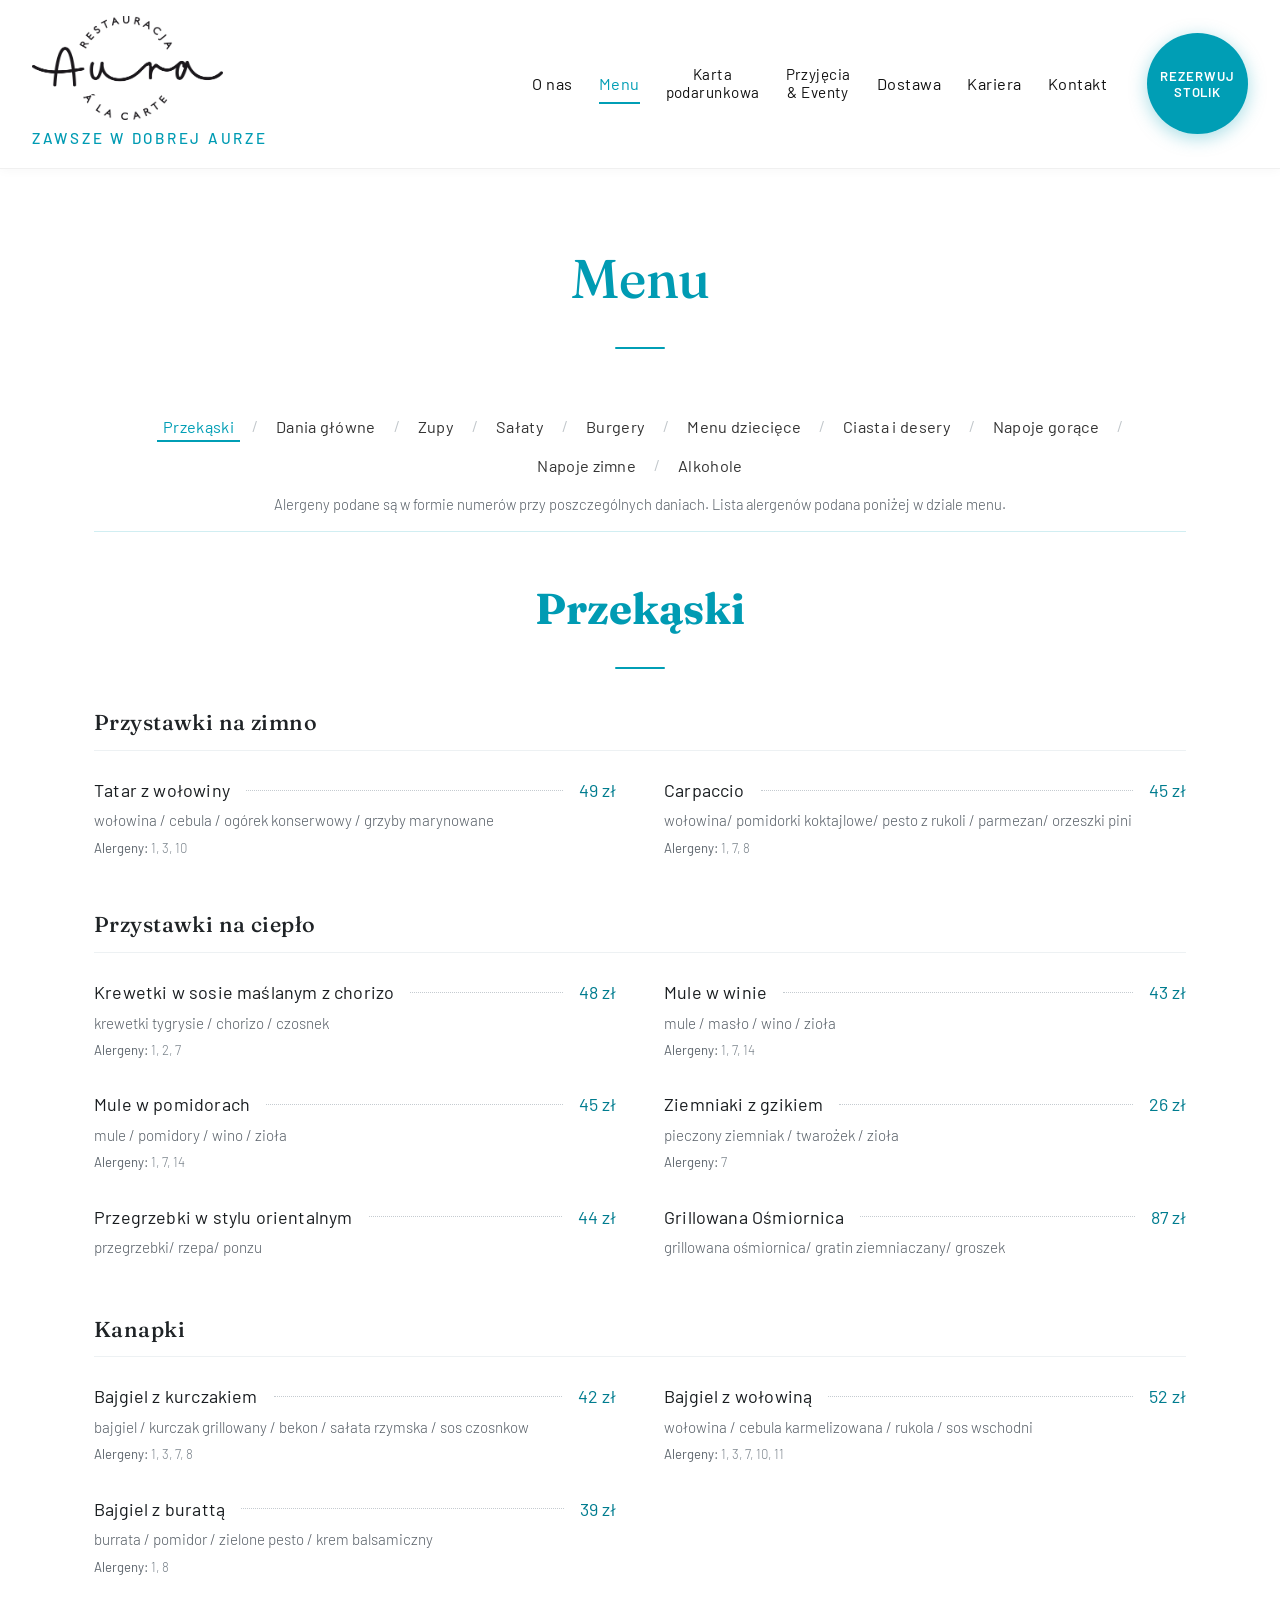
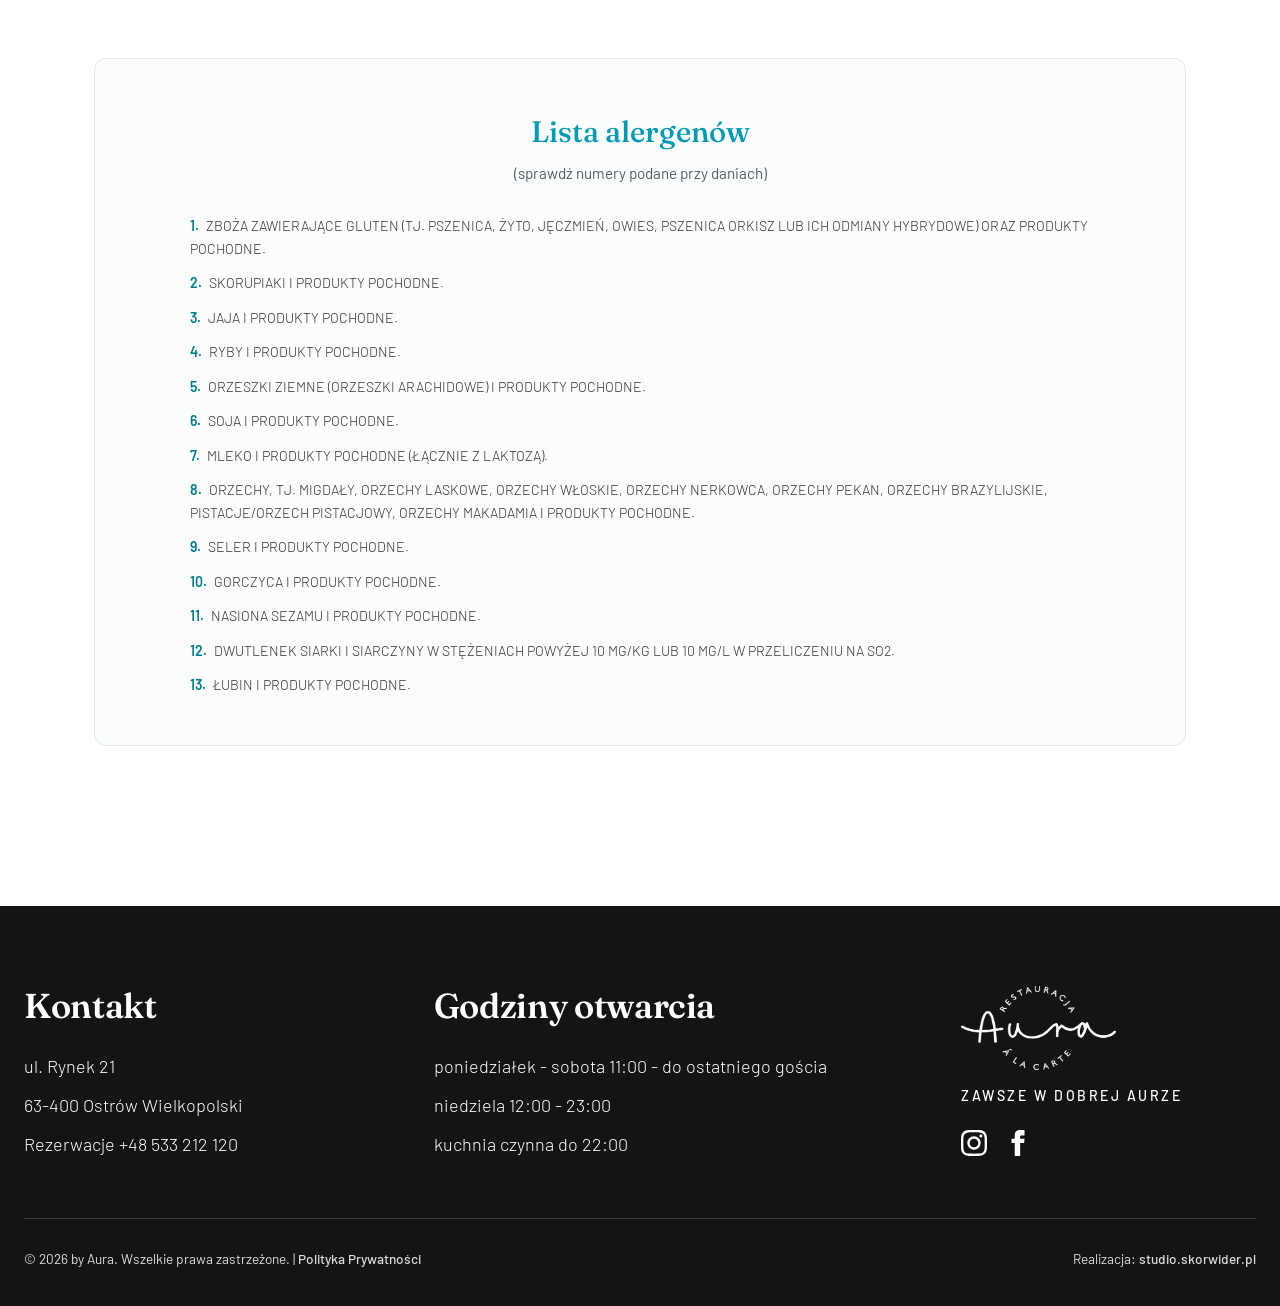
<file: menu.html>
<!DOCTYPE html>
<html lang="pl">
<head>
  <meta charset="UTF-8">
  <meta name="viewport" content="width=device-width, initial-scale=1.0">
  <title>Karta Menu | Aura Restauracja à la carte | Ostrów Wielkopolski</title>
  <meta name="description" content="Zapoznaj się z naszym smacznym menu restauracji Aura w Ostrowie Wielkopolskim! Przekąski, dania główne, zupy, sałaty, burgery, ciasta, napoje i alkohole.">
  
  <link rel="icon" type="image/png" href="assets/images/Aura_ikona.png">
  <link rel="preconnect" href="https://fonts.googleapis.com">
  <link rel="preconnect" href="https://fonts.gstatic.com" crossorigin>
  <link href="https://fonts.googleapis.com/css2?family=Barlow:ital,wght@0,200;0,300;0,400;0,500;0,600;0,700;1,300;1,400&family=Fraunces:ital,opsz,wght@0,9..144,300;0,9..144,400;0,9..144,500;0,9..144,600;0,9..144,700;1,9..144,400;1,9..144,500;1,9..144,600&display=swap" rel="stylesheet">
  <link rel="stylesheet" href="assets/css/style.css">
</head>
<body class="menu-page">

  <!-- =========================================================
       GÓRNY PASEK STRONY
       ========================================================= -->
  <header class="site-header" id="siteHeader">
    <div class="header-container">
      
      <!-- LEWA STRONA: LOGO + HASŁO ZAWSZE W DOBREJ AURZE -->
      <div class="header-brand">
        <a href="index.html" class="logo-link">
          <img src="assets/images/Aura_logo_crop.png" alt="Aura Restauracja à la carte" class="logo-img">
        </a>
        <span class="tagline">ZAWSZE W DOBREJ AURZE</span>
      </div>

      <!-- PRAWA STRONA: MENU + OKRĄGŁY PRZYCISK REZERWACJI (101px) -->
      <div class="header-right-area">
        <nav class="main-nav" aria-label="Główna nawigacja">
          <ul class="nav-links">
            <li><a href="index.html#o-nas" class="nav-link">O nas</a></li>
            <li><a href="menu.html" class="nav-link active">Menu</a></li>
            <li><a href="index.html#karta-podarunkowa" class="nav-link nav-multiline">Karta<br>podarunkowa</a></li>
            <li><a href="index.html#przyjecia-eventy" class="nav-link nav-multiline">Przyjęcia<br>& Eventy</a></li>
            <li><a href="dostawa.html" class="nav-link">Dostawa</a></li>
            <li><a href="kariera.html" class="nav-link">Kariera</a></li>
            <li><a href="#kontakt" class="nav-link">Kontakt</a></li>
          </ul>
        </nav>

        <div class="header-action-column">
          <a href="rezerwacja.html" class="btn-circle-booking" aria-label="Rezerwuj stolik">
            <span>Rezerwuj<br>stolik</span>
          </a>
        </div>
      </div>

    </div>
  </header>

  <!-- =========================================================
       TREŚĆ PODSTRONY MENU
       ========================================================= -->
  <main class="menu-main-content">
    
    <section class="page-hero-section menu-hero">
      <h1 class="page-title">Menu</h1>
      <div class="teal-divider-line"></div>
    </section>

    <div class="menu-page-wrapper">
      
      <!-- GÓRNY PASEK KATEGORII MENU DO PRZEKLIKIWANIA (BEZ APLI, Z ukośnikami /) -->
      <section class="menu-nav-sticky-section">
<nav class="menu-categories-nav" aria-label="Kategorie menu">
  <ul class="categories-list">
    <li class="category-item">
      <button type="button" class="category-btn active" data-category="przekaski">
        Przekąski
      </button>
      <span class="category-slash" aria-hidden="true">/</span>
    </li>
    <li class="category-item">
      <button type="button" class="category-btn" data-category="dania-glowne">
        Dania główne
      </button>
      <span class="category-slash" aria-hidden="true">/</span>
    </li>
    <li class="category-item">
      <button type="button" class="category-btn" data-category="zupy">
        Zupy
      </button>
      <span class="category-slash" aria-hidden="true">/</span>
    </li>
    <li class="category-item">
      <button type="button" class="category-btn" data-category="salaty">
        Sałaty
      </button>
      <span class="category-slash" aria-hidden="true">/</span>
    </li>
    <li class="category-item">
      <button type="button" class="category-btn" data-category="burgery">
        Burgery
      </button>
      <span class="category-slash" aria-hidden="true">/</span>
    </li>
    <li class="category-item">
      <button type="button" class="category-btn" data-category="menu-dzieciece">
        Menu dziecięce
      </button>
      <span class="category-slash" aria-hidden="true">/</span>
    </li>
    <li class="category-item">
      <button type="button" class="category-btn" data-category="ciasta-i-desery">
        Ciasta i desery
      </button>
      <span class="category-slash" aria-hidden="true">/</span>
    </li>
    <li class="category-item">
      <button type="button" class="category-btn" data-category="napoje-gorace">
        Napoje gorące
      </button>
      <span class="category-slash" aria-hidden="true">/</span>
    </li>
    <li class="category-item">
      <button type="button" class="category-btn" data-category="napoje-zimne">
        Napoje zimne
      </button>
      <span class="category-slash" aria-hidden="true">/</span>
    </li>
    <li class="category-item">
      <button type="button" class="category-btn" data-category="alkohole">
        Alkohole
      </button>
      
    </li>
  </ul>
</nav>

        <!-- INFORMACJA O ALERGENACH POD KATEGORIAMI (LONGIEM, BEZ BOLDA, PODKREŚLENIA I LINKOWANIA) -->
        <div class="menu-allergens-notice">
          <p class="allergens-hint-inline">Alergeny podane są w formie numerów przy poszczególnych daniach. Lista alergenów podana poniżej w dziale menu.</p>
        </div>
      </section>

      <!-- PANELE KATEGORII Z POZYCJAMI -->
      <div class="menu-panels-container">

    <article class="menu-category-panel active" id="panel-przekaski" data-category="przekaski">
      <header class="category-panel-header">
        <h2 class="category-title">Przekąski</h2>
        <div class="teal-divider-line"></div>
      </header>

      <div class="category-subsections">

        <div class="menu-subsection">
          <h3 class="subsection-title">Przystawki na zimno</h3>
          <div class="menu-items-grid">

            <div class="menu-item-card">
              <div class="menu-item-header">
                <h4 class="menu-item-name">Tatar z wołowiny</h4>
                <div class="menu-item-dots" aria-hidden="true"></div>
                <span class="menu-item-price">49 zł</span>
              </div>
              <p class="menu-item-desc">wołowina / cebula / ogórek konserwowy / grzyby marynowane</p>
              <p class="menu-item-allergens"><span class="allergens-label">Alergeny:</span> 1, 3, 10</p>
            </div>

            <div class="menu-item-card">
              <div class="menu-item-header">
                <h4 class="menu-item-name">Carpaccio</h4>
                <div class="menu-item-dots" aria-hidden="true"></div>
                <span class="menu-item-price">45 zł</span>
              </div>
              <p class="menu-item-desc">wołowina/ pomidorki koktajlowe/ pesto z rukoli / parmezan/ orzeszki pini</p>
              <p class="menu-item-allergens"><span class="allergens-label">Alergeny:</span> 1, 7, 8</p>
            </div>

          </div>
        </div>

        <div class="menu-subsection">
          <h3 class="subsection-title">Przystawki na ciepło</h3>
          <div class="menu-items-grid">

            <div class="menu-item-card">
              <div class="menu-item-header">
                <h4 class="menu-item-name">Krewetki w sosie maślanym z chorizo</h4>
                <div class="menu-item-dots" aria-hidden="true"></div>
                <span class="menu-item-price">48 zł</span>
              </div>
              <p class="menu-item-desc">krewetki tygrysie / chorizo / czosnek</p>
              <p class="menu-item-allergens"><span class="allergens-label">Alergeny:</span> 1, 2, 7</p>
            </div>

            <div class="menu-item-card">
              <div class="menu-item-header">
                <h4 class="menu-item-name">Mule w winie</h4>
                <div class="menu-item-dots" aria-hidden="true"></div>
                <span class="menu-item-price">43 zł</span>
              </div>
              <p class="menu-item-desc">mule / masło / wino / zioła</p>
              <p class="menu-item-allergens"><span class="allergens-label">Alergeny:</span> 1, 7, 14</p>
            </div>

            <div class="menu-item-card">
              <div class="menu-item-header">
                <h4 class="menu-item-name">Mule w pomidorach</h4>
                <div class="menu-item-dots" aria-hidden="true"></div>
                <span class="menu-item-price">45 zł</span>
              </div>
              <p class="menu-item-desc">mule / pomidory / wino / zioła</p>
              <p class="menu-item-allergens"><span class="allergens-label">Alergeny:</span> 1, 7, 14</p>
            </div>

            <div class="menu-item-card">
              <div class="menu-item-header">
                <h4 class="menu-item-name">Ziemniaki z gzikiem</h4>
                <div class="menu-item-dots" aria-hidden="true"></div>
                <span class="menu-item-price">26 zł</span>
              </div>
              <p class="menu-item-desc">pieczony ziemniak / twarożek / zioła</p>
              <p class="menu-item-allergens"><span class="allergens-label">Alergeny:</span> 7</p>
            </div>

            <div class="menu-item-card">
              <div class="menu-item-header">
                <h4 class="menu-item-name">Przegrzebki w stylu orientalnym</h4>
                <div class="menu-item-dots" aria-hidden="true"></div>
                <span class="menu-item-price">44 zł</span>
              </div>
              <p class="menu-item-desc">przegrzebki/ rzepa/ ponzu</p>
              
            </div>

            <div class="menu-item-card">
              <div class="menu-item-header">
                <h4 class="menu-item-name">Grillowana Ośmiornica</h4>
                <div class="menu-item-dots" aria-hidden="true"></div>
                <span class="menu-item-price">87 zł</span>
              </div>
              <p class="menu-item-desc">grillowana ośmiornica/ gratin ziemniaczany/ groszek</p>
              
            </div>

          </div>
        </div>

        <div class="menu-subsection">
          <h3 class="subsection-title">Kanapki</h3>
          <div class="menu-items-grid">

            <div class="menu-item-card">
              <div class="menu-item-header">
                <h4 class="menu-item-name">Bajgiel z kurczakiem</h4>
                <div class="menu-item-dots" aria-hidden="true"></div>
                <span class="menu-item-price">42 zł</span>
              </div>
              <p class="menu-item-desc">bajgiel / kurczak grillowany / bekon / sałata rzymska / sos czosnkow</p>
              <p class="menu-item-allergens"><span class="allergens-label">Alergeny:</span> 1, 3, 7, 8</p>
            </div>

            <div class="menu-item-card">
              <div class="menu-item-header">
                <h4 class="menu-item-name">Bajgiel z wołowiną</h4>
                <div class="menu-item-dots" aria-hidden="true"></div>
                <span class="menu-item-price">52 zł</span>
              </div>
              <p class="menu-item-desc">wołowina / cebula karmelizowana / rukola / sos wschodni</p>
              <p class="menu-item-allergens"><span class="allergens-label">Alergeny:</span> 1, 3, 7, 10, 11</p>
            </div>

            <div class="menu-item-card">
              <div class="menu-item-header">
                <h4 class="menu-item-name">Bajgiel z burattą</h4>
                <div class="menu-item-dots" aria-hidden="true"></div>
                <span class="menu-item-price">39 zł</span>
              </div>
              <p class="menu-item-desc">burrata / pomidor / zielone pesto / krem balsamiczny</p>
              <p class="menu-item-allergens"><span class="allergens-label">Alergeny:</span> 1, 8</p>
            </div>

          </div>
        </div>

      </div>
    </article>

    <article class="menu-category-panel" id="panel-dania-glowne" data-category="dania-glowne">
      <header class="category-panel-header">
        <h2 class="category-title">Dania główne</h2>
        <div class="teal-divider-line"></div>
      </header>

      <div class="category-subsections">

        <div class="menu-subsection">
          <h3 class="subsection-title">Dania główne | MIĘSO</h3>
          <div class="menu-items-grid">

            <div class="menu-item-card">
              <div class="menu-item-header">
                <h4 class="menu-item-name">Pyza z kaczką</h4>
                <div class="menu-item-dots" aria-hidden="true"></div>
                <span class="menu-item-price">62 zł</span>
              </div>
              <p class="menu-item-desc">pieczone szarpane udo z kaczki/ modra kapusta/ pyza</p>
              <p class="menu-item-allergens"><span class="allergens-label">Alergeny:</span> 1, 2, 3, 6, 7</p>
            </div>

            <div class="menu-item-card">
              <div class="menu-item-header">
                <h4 class="menu-item-name">Wołowina długo duszona z sake</h4>
                <div class="menu-item-dots" aria-hidden="true"></div>
                <span class="menu-item-price">68 zł</span>
              </div>
              <p class="menu-item-desc">wołowina / puree ziemniaczane / buraki / sake</p>
              <p class="menu-item-allergens"><span class="allergens-label">Alergeny:</span> 1, 7, 9, 10</p>
            </div>

            <div class="menu-item-card">
              <div class="menu-item-header">
                <h4 class="menu-item-name">Żeberka BBQ</h4>
                <div class="menu-item-dots" aria-hidden="true"></div>
                <span class="menu-item-price">76 zł</span>
              </div>
              <p class="menu-item-desc">żeberka / frytki lub ziemniak pieczony z gzikiem / colesław</p>
              <p class="menu-item-allergens"><span class="allergens-label">Alergeny:</span> 7, 10, 11</p>
            </div>

            <div class="menu-item-card">
              <div class="menu-item-header">
                <h4 class="menu-item-name">Duszony królik</h4>
                <div class="menu-item-dots" aria-hidden="true"></div>
                <span class="menu-item-price">69 zł</span>
              </div>
              <p class="menu-item-desc">udko z królika / puree z białych korzeni / brukselka / marchewka / sos malinowo- śliwkowy</p>
              <p class="menu-item-allergens"><span class="allergens-label">Alergeny:</span> 7, 9</p>
            </div>

            <div class="menu-item-card">
              <div class="menu-item-header">
                <h4 class="menu-item-name">Kurczak supreme</h4>
                <div class="menu-item-dots" aria-hidden="true"></div>
                <span class="menu-item-price">69 zł</span>
              </div>
              <p class="menu-item-desc">kurczak /puree ziemniaczane / cytrusy / dziki brokuł / marchewka</p>
              <p class="menu-item-allergens"><span class="allergens-label">Alergeny:</span> 7, 10</p>
            </div>

            <div class="menu-item-card">
              <div class="menu-item-header">
                <h4 class="menu-item-name">Polędwiczka wieprzowa</h4>
                <div class="menu-item-dots" aria-hidden="true"></div>
                <span class="menu-item-price">66 zł</span>
              </div>
              <p class="menu-item-desc">polędwiczka wieprzowa / szynka szwarcwaldzka /  puree ziemniaczane /grzyby shimeji / warzywa sezonowe-  1, 7, 10
</p>
              
            </div>

            <div class="menu-item-card">
              <div class="menu-item-header">
                <h4 class="menu-item-name">Stek z polędwicy wołowej</h4>
                <div class="menu-item-dots" aria-hidden="true"></div>
                <span class="menu-item-price">125 zł</span>
              </div>
              <p class="menu-item-desc">polędwica wołowa 200g / frytki lub ziemniak pieczony / mix sałat / sos z zielonego pieprzu</p>
              <p class="menu-item-allergens"><span class="allergens-label">Alergeny:</span> 7, 10</p>
            </div>

            <div class="menu-item-card">
              <div class="menu-item-header">
                <h4 class="menu-item-name">Stek z antrykotu dojrzewającego (Argentyna)</h4>
                <div class="menu-item-dots" aria-hidden="true"></div>
                <span class="menu-item-price">135 zł</span>
              </div>
              <p class="menu-item-desc">polędwica wołowa 250g / frytki lub ziemniak pieczony / mix sałat</p>
              <p class="menu-item-allergens"><span class="allergens-label">Alergeny:</span> 1, 3, 7</p>
            </div>

            <div class="menu-item-card">
              <div class="menu-item-header">
                <h4 class="menu-item-name">Gołąbki z kaszą pęczak</h4>
                <div class="menu-item-dots" aria-hidden="true"></div>
                <span class="menu-item-price">59 zł</span>
              </div>
              <p class="menu-item-desc">kasza pęczak / kapusta włoska / ser lazur / pieczarki/ pomidory pelati</p>
              <p class="menu-item-allergens"><span class="allergens-label">Alergeny:</span> 1, 7, 9</p>
            </div>

          </div>
        </div>

        <div class="menu-subsection">
          <h3 class="subsection-title">Dania główne | RYBY</h3>
          <div class="menu-items-grid">

            <div class="menu-item-card">
              <div class="menu-item-header">
                <h4 class="menu-item-name">Zapiekany halibut</h4>
                <div class="menu-item-dots" aria-hidden="true"></div>
                <span class="menu-item-price">69 zł</span>
              </div>
              <p class="menu-item-desc">halibut / puree z białych korzeni / awokado / pomidory suszone / kopytka z batatów / dziki brokuł</p>
              <p class="menu-item-allergens"><span class="allergens-label">Alergeny:</span> 1, 3, 4, 7, 9</p>
            </div>

            <div class="menu-item-card">
              <div class="menu-item-header">
                <h4 class="menu-item-name">Pieczona dorada</h4>
                <div class="menu-item-dots" aria-hidden="true"></div>
                <span class="menu-item-price">69 zł</span>
              </div>
              <p class="menu-item-desc">dorada / pieczone ziemniaki / pieczone warzywa / zioła</p>
              <p class="menu-item-allergens"><span class="allergens-label">Alergeny:</span> 4, 9, 10</p>
            </div>

            <div class="menu-item-card">
              <div class="menu-item-header">
                <h4 class="menu-item-name">Fish and chips</h4>
                <div class="menu-item-dots" aria-hidden="true"></div>
                <span class="menu-item-price">59 zł</span>
              </div>
              <p class="menu-item-desc">morszczuk / frytki domowe / colesław / sos tatarski - 1, 3, 4, 10</p>
              
            </div>

            <div class="menu-item-card">
              <div class="menu-item-header">
                <h4 class="menu-item-name">Pieczony łosoś</h4>
                <div class="menu-item-dots" aria-hidden="true"></div>
                <span class="menu-item-price">69 zł</span>
              </div>
              <p class="menu-item-desc">łosoś / gnocchi / pieczone pomidorki / szpinak / parmezan</p>
              <p class="menu-item-allergens"><span class="allergens-label">Alergeny:</span> 1, 3, 4, 7</p>
            </div>

            <div class="menu-item-card">
              <div class="menu-item-header">
                <h4 class="menu-item-name">Pieczony sandacz</h4>
                <div class="menu-item-dots" aria-hidden="true"></div>
                <span class="menu-item-price">69 zł</span>
              </div>
              <p class="menu-item-desc">sandacz / risotto / fasolka szparagowa</p>
              <p class="menu-item-allergens"><span class="allergens-label">Alergeny:</span> 3, 4, 7</p>
            </div>

          </div>
        </div>

        <div class="menu-subsection">
          <h3 class="subsection-title">Makarony i ryże</h3>
          <div class="menu-items-grid">

            <div class="menu-item-card">
              <div class="menu-item-header">
                <h4 class="menu-item-name">Czarne tagliatelle Fruti di mare </h4>
                <div class="menu-item-dots" aria-hidden="true"></div>
                <span class="menu-item-price">49 zł</span>
              </div>
              <p class="menu-item-desc">makaron tagliatelle / mule / krewetka / vongole / cukinia
</p>
              
            </div>

            <div class="menu-item-card">
              <div class="menu-item-header">
                <h4 class="menu-item-name">Pappardelle z grzybami </h4>
                <div class="menu-item-dots" aria-hidden="true"></div>
                <span class="menu-item-price">47 zł</span>
              </div>
              <p class="menu-item-desc">makaron pappardelle / kurczak / grzyby / śmietana / parmezan- 1, 3, 7</p>
              
            </div>

            <div class="menu-item-card">
              <div class="menu-item-header">
                <h4 class="menu-item-name">Risotto z kurczakiem</h4>
                <div class="menu-item-dots" aria-hidden="true"></div>
                <span class="menu-item-price">47 zł</span>
              </div>
              <p class="menu-item-desc">ryż arborio/ fasolka szparagowa / cytrusy / masło</p>
              <p class="menu-item-allergens"><span class="allergens-label">Alergeny:</span> 7</p>
            </div>

            <div class="menu-item-card">
              <div class="menu-item-header">
                <h4 class="menu-item-name">Strozzapreti z łososiem</h4>
                <div class="menu-item-dots" aria-hidden="true"></div>
                <span class="menu-item-price">49 zł</span>
              </div>
              <p class="menu-item-desc">makaron strozzapreti / łosoś /zielone pesto / czosnek niedźwiedzi</p>
              <p class="menu-item-allergens"><span class="allergens-label">Alergeny:</span> 1, 8</p>
            </div>

            <div class="menu-item-card">
              <div class="menu-item-header">
                <h4 class="menu-item-name">Spaghetti Carbonara</h4>
                <div class="menu-item-dots" aria-hidden="true"></div>
                <span class="menu-item-price">47 zł</span>
              </div>
              <p class="menu-item-desc">makaron spaghetti/ guanciale/ jajko/ parmezan</p>
              <p class="menu-item-allergens"><span class="allergens-label">Alergeny:</span> 1, 3, 7</p>
            </div>

            <div class="menu-item-card">
              <div class="menu-item-header">
                <h4 class="menu-item-name">Makaron orientalny</h4>
                <div class="menu-item-dots" aria-hidden="true"></div>
                <span class="menu-item-price">48 zł</span>
              </div>
              <p class="menu-item-desc">makaron spaghetti / kurczak / ponzu / teriyaki / masło orzechowe / warzywa sezonowe / sezam</p>
              <p class="menu-item-allergens"><span class="allergens-label">Alergeny:</span> 1, 3, 5, 6, 9, 11</p>
            </div>

            <div class="menu-item-card">
              <div class="menu-item-header">
                <h4 class="menu-item-name">Papardelle Aura</h4>
                <div class="menu-item-dots" aria-hidden="true"></div>
                <span class="menu-item-price">46 zł</span>
              </div>
              <p class="menu-item-desc">makaron papardelle / pieczone pomidory / buratta / zielony parmezan-  1,3,7,</p>
              
            </div>

          </div>
        </div>

      </div>
    </article>

    <article class="menu-category-panel" id="panel-zupy" data-category="zupy">
      <header class="category-panel-header">
        <h2 class="category-title">Zupy</h2>
        <div class="teal-divider-line"></div>
      </header>

      <div class="category-subsections">

        <div class="menu-subsection">
          
          <div class="menu-items-grid">

            <div class="menu-item-card">
              <div class="menu-item-header">
                <h4 class="menu-item-name">Krem z pomidorów</h4>
                <div class="menu-item-dots" aria-hidden="true"></div>
                <span class="menu-item-price">24 zł</span>
              </div>
              <p class="menu-item-desc">pomidory / parmezan / śmietana / bazylia</p>
              <p class="menu-item-allergens"><span class="allergens-label">Alergeny:</span> 1, 3, 7</p>
            </div>

            <div class="menu-item-card">
              <div class="menu-item-header">
                <h4 class="menu-item-name">Krem z ziemniaków i pieczonego czosnku</h4>
                <div class="menu-item-dots" aria-hidden="true"></div>
                <span class="menu-item-price">23 zł</span>
              </div>
              <p class="menu-item-desc">pieczone ziemniaki / czosnek / śmietana / bekon / grzanki</p>
              <p class="menu-item-allergens"><span class="allergens-label">Alergeny:</span> 1, 3, 7</p>
            </div>

            <div class="menu-item-card">
              <div class="menu-item-header">
                <h4 class="menu-item-name">Zupa rybna</h4>
                <div class="menu-item-dots" aria-hidden="true"></div>
                <span class="menu-item-price">33 zł</span>
              </div>
              <p class="menu-item-desc">ryba / krewetki / mule</p>
              <p class="menu-item-allergens"><span class="allergens-label">Alergeny:</span> 1, 2, 4, 9, 14</p>
            </div>

            <div class="menu-item-card">
              <div class="menu-item-header">
                <h4 class="menu-item-name">Rosół</h4>
                <div class="menu-item-dots" aria-hidden="true"></div>
                <span class="menu-item-price">20 zł</span>
              </div>
              <p class="menu-item-desc">1, 3, 9</p>
              
            </div>

          </div>
        </div>

      </div>
    </article>

    <article class="menu-category-panel" id="panel-salaty" data-category="salaty">
      <header class="category-panel-header">
        <h2 class="category-title">Sałaty</h2>
        <div class="teal-divider-line"></div>
      </header>

      <div class="category-subsections">

        <div class="menu-subsection">
          <h3 class="subsection-title">Sałatki</h3>
          <div class="menu-items-grid">

            <div class="menu-item-card">
              <div class="menu-item-header">
                <h4 class="menu-item-name">Sałatka z buraka</h4>
                <div class="menu-item-dots" aria-hidden="true"></div>
                <span class="menu-item-price">39 zł</span>
              </div>
              <p class="menu-item-desc">burak / gruszka / rukola / ser feta / autorski sos balsamiczny / możliwość zamówienia sera wege</p>
              <p class="menu-item-allergens"><span class="allergens-label">Alergeny:</span> 1, 6, 7, 8, 10</p>
            </div>

            <div class="menu-item-card">
              <div class="menu-item-header">
                <h4 class="menu-item-name">Sałatka cezar</h4>
                <div class="menu-item-dots" aria-hidden="true"></div>
                <span class="menu-item-price">48 zł</span>
              </div>
              <p class="menu-item-desc">sałata rzymska / kurczak / sos cezar / grzanki / parmezan</p>
              <p class="menu-item-allergens"><span class="allergens-label">Alergeny:</span> 1, 3, 7, 10</p>
            </div>

            <div class="menu-item-card">
              <div class="menu-item-header">
                <h4 class="menu-item-name">Sałatka z łososiem</h4>
                <div class="menu-item-dots" aria-hidden="true"></div>
                <span class="menu-item-price">49 zł</span>
              </div>
              <p class="menu-item-desc">łosoś / sałata / pomidorki / cytrusy / migdały / kapary / winegret</p>
              <p class="menu-item-allergens"><span class="allergens-label">Alergeny:</span> 1, 4, 8, 10</p>
            </div>

            <div class="menu-item-card">
              <div class="menu-item-header">
                <h4 class="menu-item-name">Sałatka Aura</h4>
                <div class="menu-item-dots" aria-hidden="true"></div>
                <span class="menu-item-price">47 zł</span>
              </div>
              <p class="menu-item-desc">kurczak / mix sałat / warzywa sezonowe / ser lazur</p>
              <p class="menu-item-allergens"><span class="allergens-label">Alergeny:</span> 1, 7, 10</p>
            </div>

            <div class="menu-item-card">
              <div class="menu-item-header">
                <h4 class="menu-item-name">Sałatka z krewetkami</h4>
                <div class="menu-item-dots" aria-hidden="true"></div>
                <span class="menu-item-price">49 zł</span>
              </div>
              <p class="menu-item-desc">krewetki/ mix sałat/ cukinia grillowana/ pomidorki koktajlowe/ limonka/ winegret</p>
              <p class="menu-item-allergens"><span class="allergens-label">Alergeny:</span> 1, 2, 8, 10</p>
            </div>

            <div class="menu-item-card">
              <div class="menu-item-header">
                <h4 class="menu-item-name">Sałatka z wołowiną</h4>
                <div class="menu-item-dots" aria-hidden="true"></div>
                <span class="menu-item-price">54 zł</span>
              </div>
              <p class="menu-item-desc">wołowina / rukola / ogórki tłuczone / chilli / sos sojowy / sezam</p>
              <p class="menu-item-allergens"><span class="allergens-label">Alergeny:</span> 1,5,6,11</p>
            </div>

          </div>
        </div>

      </div>
    </article>

    <article class="menu-category-panel" id="panel-burgery" data-category="burgery">
      <header class="category-panel-header">
        <h2 class="category-title">Burgery</h2>
        <div class="teal-divider-line"></div>
      </header>

      <div class="category-subsections">

        <div class="menu-subsection">
          
          <div class="menu-items-grid">

            <div class="menu-item-card">
              <div class="menu-item-header">
                <h4 class="menu-item-name">Burger Aura</h4>
                <div class="menu-item-dots" aria-hidden="true"></div>
                <span class="menu-item-price">49 zł</span>
              </div>
              <p class="menu-item-desc">200g wołowiny / bekon / cheddar / warzywa / masło arachidowe / sos pikantny</p>
              <p class="menu-item-allergens"><span class="allergens-label">Alergeny:</span> 1, 3, 5, 7, 10</p>
            </div>

            <div class="menu-item-card">
              <div class="menu-item-header">
                <h4 class="menu-item-name">Burger klasyczny</h4>
                <div class="menu-item-dots" aria-hidden="true"></div>
                <span class="menu-item-price">49 zł</span>
              </div>
              <p class="menu-item-desc">200g wołowiny / bekon / cheddar / warzywa / sos pikantny / sos barbecue</p>
              <p class="menu-item-allergens"><span class="allergens-label">Alergeny:</span> 1, 3, 7, 10</p>
            </div>

            <div class="menu-item-card">
              <div class="menu-item-header">
                <h4 class="menu-item-name">Smashburger</h4>
                <div class="menu-item-dots" aria-hidden="true"></div>
                <span class="menu-item-price">49 zł</span>
              </div>
              <p class="menu-item-desc">200g wołowiny / podwójny cheddar / cebula / autorski sos</p>
              <p class="menu-item-allergens"><span class="allergens-label">Alergeny:</span> 1, 3, 7, 10</p>
            </div>

            <div class="menu-item-card">
              <div class="menu-item-header">
                <h4 class="menu-item-name">Burger vege</h4>
                <div class="menu-item-dots" aria-hidden="true"></div>
                <span class="menu-item-price">45 zł</span>
              </div>
              <p class="menu-item-desc">burger buraczany/ warzywa/ sos autorski (wegetariański)</p>
              <p class="menu-item-allergens"><span class="allergens-label">Alergeny:</span> 1, 3, 6, 7, 9, 10</p>
            </div>

            <div class="menu-item-card">
              <div class="menu-item-header">
                <h4 class="menu-item-name">Burger z szarpaną wołowiną</h4>
                <div class="menu-item-dots" aria-hidden="true"></div>
                <span class="menu-item-price">52 zł</span>
              </div>
              <p class="menu-item-desc">szarpana wołowina / kapusta piklowana/ kiszony ogórek / sos barbecue
</p>
              
            </div>

          </div>
        </div>

      </div>
    </article>

    <article class="menu-category-panel" id="panel-menu-dzieciece" data-category="menu-dzieciece">
      <header class="category-panel-header">
        <h2 class="category-title">Menu dziecięce</h2>
        <div class="teal-divider-line"></div>
      </header>

      <div class="category-subsections">

        <div class="menu-subsection">
          
          <div class="menu-items-grid">

            <div class="menu-item-card">
              <div class="menu-item-header">
                <h4 class="menu-item-name">Fish and chips </h4>
                <div class="menu-item-dots" aria-hidden="true"></div>
                <span class="menu-item-price">33 zł</span>
              </div>
              <p class="menu-item-desc">morszczuk / frytki domowe / coleslaw / sos tatarski</p>
              <p class="menu-item-allergens"><span class="allergens-label">Alergeny:</span> 1, 3, 4, 10</p>
            </div>

            <div class="menu-item-card">
              <div class="menu-item-header">
                <h4 class="menu-item-name">Nuggets z frytkami</h4>
                <div class="menu-item-dots" aria-hidden="true"></div>
                <span class="menu-item-price">29 zł</span>
              </div>
              <p class="menu-item-desc">kawałki kurczaka / frytki domowe</p>
              <p class="menu-item-allergens"><span class="allergens-label">Alergeny:</span> 1, 3</p>
            </div>

            <div class="menu-item-card">
              <div class="menu-item-header">
                <h4 class="menu-item-name">Rosół</h4>
                <div class="menu-item-dots" aria-hidden="true"></div>
                <span class="menu-item-price">19 zł</span>
              </div>
              <p class="menu-item-desc">1, 3, 9</p>
              
            </div>

            <div class="menu-item-card">
              <div class="menu-item-header">
                <h4 class="menu-item-name"> Pancake z owocami </h4>
                <div class="menu-item-dots" aria-hidden="true"></div>
                <span class="menu-item-price">29 zł</span>
              </div>
              <p class="menu-item-desc">pancake / owoce / syrop klonowy - 1,3,7</p>
              
            </div>

          </div>
        </div>

      </div>
    </article>

    <article class="menu-category-panel" id="panel-ciasta-i-desery" data-category="ciasta-i-desery">
      <header class="category-panel-header">
        <h2 class="category-title">Ciasta i desery</h2>
        <div class="teal-divider-line"></div>
      </header>

      <div class="category-subsections">

        <div class="menu-subsection">
          
          <div class="menu-items-grid">

            <div class="menu-item-card">
              <div class="menu-item-header">
                <h4 class="menu-item-name">Sernik baskijski</h4>
                <div class="menu-item-dots" aria-hidden="true"></div>
                <span class="menu-item-price">25 zł</span>
              </div>
              <p class="menu-item-desc">ciastka owsiane digestives / ser śmietankowy / jogurt grecki</p>
              <p class="menu-item-allergens"><span class="allergens-label">Alergeny:</span> 1, 3, 7, 11</p>
            </div>

            <div class="menu-item-card">
              <div class="menu-item-header">
                <h4 class="menu-item-name">Tort lodowy z truskawkami / ajerkoniakiem / malinami</h4>
                <div class="menu-item-dots" aria-hidden="true"></div>
                <span class="menu-item-price">24 zł</span>
              </div>
              
              
            </div>

            <div class="menu-item-card">
              <div class="menu-item-header">
                <h4 class="menu-item-name">Tiramisu </h4>
                <div class="menu-item-dots" aria-hidden="true"></div>
                <span class="menu-item-price">25 zł</span>
              </div>
              <p class="menu-item-desc">biszkopt / żółtko / mascarpone/ kakao
- 1,3,7</p>
              
            </div>

            <div class="menu-item-card">
              <div class="menu-item-header">
                <h4 class="menu-item-name">Deser lodowy</h4>
                <div class="menu-item-dots" aria-hidden="true"></div>
                <span class="menu-item-price">24 zł</span>
              </div>
              <p class="menu-item-desc">lody waniliowe / owoce sezonowe glazurowane / kruszonka</p>
              <p class="menu-item-allergens"><span class="allergens-label">Alergeny:</span> 1, 3, 7</p>
            </div>

          </div>
        </div>

      </div>
    </article>

    <article class="menu-category-panel" id="panel-napoje-gorace" data-category="napoje-gorace">
      <header class="category-panel-header">
        <h2 class="category-title">Napoje gorące</h2>
        <div class="teal-divider-line"></div>
      </header>

      <div class="category-subsections">

        <div class="menu-subsection">
          <h3 class="subsection-title">Napoje gorące | Kawy</h3>
          <div class="menu-items-grid">

            <div class="menu-item-card">
              <div class="menu-item-header">
                <h4 class="menu-item-name">Espresso</h4>
                <div class="menu-item-dots" aria-hidden="true"></div>
                <span class="menu-item-price">10 zł</span>
              </div>
              
              
            </div>

            <div class="menu-item-card">
              <div class="menu-item-header">
                <h4 class="menu-item-name">Doppio</h4>
                <div class="menu-item-dots" aria-hidden="true"></div>
                <span class="menu-item-price">14 zł</span>
              </div>
              
              
            </div>

            <div class="menu-item-card">
              <div class="menu-item-header">
                <h4 class="menu-item-name">Cappuccino</h4>
                <div class="menu-item-dots" aria-hidden="true"></div>
                <span class="menu-item-price">15 zł</span>
              </div>
              
              
            </div>

            <div class="menu-item-card">
              <div class="menu-item-header">
                <h4 class="menu-item-name">Latte</h4>
                <div class="menu-item-dots" aria-hidden="true"></div>
                <span class="menu-item-price">15 zł</span>
              </div>
              
              
            </div>

            <div class="menu-item-card">
              <div class="menu-item-header">
                <h4 class="menu-item-name">Kawa biała</h4>
                <div class="menu-item-dots" aria-hidden="true"></div>
                <span class="menu-item-price">12 zł</span>
              </div>
              
              
            </div>

            <div class="menu-item-card">
              <div class="menu-item-header">
                <h4 class="menu-item-name">Kawa biała duża</h4>
                <div class="menu-item-dots" aria-hidden="true"></div>
                <span class="menu-item-price">15 zł</span>
              </div>
              
              
            </div>

            <div class="menu-item-card">
              <div class="menu-item-header">
                <h4 class="menu-item-name">Kawa czarna</h4>
                <div class="menu-item-dots" aria-hidden="true"></div>
                <span class="menu-item-price">11 zł</span>
              </div>
              
              
            </div>

            <div class="menu-item-card">
              <div class="menu-item-header">
                <h4 class="menu-item-name">Kawa czarna duża</h4>
                <div class="menu-item-dots" aria-hidden="true"></div>
                <span class="menu-item-price">15 zł</span>
              </div>
              
              
            </div>

          </div>
        </div>

        <div class="menu-subsection">
          <h3 class="subsection-title">Napoje | Herbaty Hot / Herbaty Ice</h3>
          <div class="menu-items-grid">

            <div class="menu-item-card">
              <div class="menu-item-header">
                <h4 class="menu-item-name">Herbata Honey Raspberry Pear</h4>
                <div class="menu-item-dots" aria-hidden="true"></div>
                <span class="menu-item-price">19 zł</span>
              </div>
              
              
            </div>

            <div class="menu-item-card">
              <div class="menu-item-header">
                <h4 class="menu-item-name">Herbata Orange Spicy Cinnamon</h4>
                <div class="menu-item-dots" aria-hidden="true"></div>
                <span class="menu-item-price">19 zł</span>
              </div>
              
              
            </div>

            <div class="menu-item-card">
              <div class="menu-item-header">
                <h4 class="menu-item-name">Herbata Lemon Ginger Paradise</h4>
                <div class="menu-item-dots" aria-hidden="true"></div>
                <span class="menu-item-price">19 zł</span>
              </div>
              
              
            </div>

            <div class="menu-item-card">
              <div class="menu-item-header">
                <h4 class="menu-item-name">Herbata Mango Maui</h4>
                <div class="menu-item-dots" aria-hidden="true"></div>
                <span class="menu-item-price">19 zł</span>
              </div>
              
              
            </div>

            <div class="menu-item-card">
              <div class="menu-item-header">
                <h4 class="menu-item-name">Herbata Peach Lemon Star</h4>
                <div class="menu-item-dots" aria-hidden="true"></div>
                <span class="menu-item-price">19 zł</span>
              </div>
              
              
            </div>

            <div class="menu-item-card">
              <div class="menu-item-header">
                <h4 class="menu-item-name">Herbata Melon Mint</h4>
                <div class="menu-item-dots" aria-hidden="true"></div>
                <span class="menu-item-price">19 zł</span>
              </div>
              
              
            </div>

            <div class="menu-item-card">
              <div class="menu-item-header">
                <h4 class="menu-item-name">Herbata Mojito Green Mint</h4>
                <div class="menu-item-dots" aria-hidden="true"></div>
                <span class="menu-item-price">19 zł</span>
              </div>
              
              
            </div>

          </div>
        </div>

        <div class="menu-subsection">
          <h3 class="subsection-title">Napoje gorące | Herbaty czarne</h3>
          <div class="menu-items-grid">

            <div class="menu-item-card">
              <div class="menu-item-header">
                <h4 class="menu-item-name">Herbata Ceylon Gold</h4>
                <div class="menu-item-dots" aria-hidden="true"></div>
                <span class="menu-item-price">15 zł</span>
              </div>
              
              
            </div>

            <div class="menu-item-card">
              <div class="menu-item-header">
                <h4 class="menu-item-name">Herbata Assam</h4>
                <div class="menu-item-dots" aria-hidden="true"></div>
                <span class="menu-item-price">15 zł</span>
              </div>
              
              
            </div>

            <div class="menu-item-card">
              <div class="menu-item-header">
                <h4 class="menu-item-name">Herbata Earl Grey</h4>
                <div class="menu-item-dots" aria-hidden="true"></div>
                <span class="menu-item-price">15 zł</span>
              </div>
              
              
            </div>

            <div class="menu-item-card">
              <div class="menu-item-header">
                <h4 class="menu-item-name">Herbata Darjeeling</h4>
                <div class="menu-item-dots" aria-hidden="true"></div>
                <span class="menu-item-price">15 zł</span>
              </div>
              
              
            </div>

            <div class="menu-item-card">
              <div class="menu-item-header">
                <h4 class="menu-item-name">Herbata Black Chili Chocolate</h4>
                <div class="menu-item-dots" aria-hidden="true"></div>
                <span class="menu-item-price">15 zł</span>
              </div>
              
              
            </div>

          </div>
        </div>

        <div class="menu-subsection">
          <h3 class="subsection-title">Napoje gorące | Herbaty zielone i białe</h3>
          <div class="menu-items-grid">

            <div class="menu-item-card">
              <div class="menu-item-header">
                <h4 class="menu-item-name">Herbata Gunpowder Green</h4>
                <div class="menu-item-dots" aria-hidden="true"></div>
                <span class="menu-item-price">15 zł</span>
              </div>
              
              
            </div>

            <div class="menu-item-card">
              <div class="menu-item-header">
                <h4 class="menu-item-name">Herbata Green Jasmine</h4>
                <div class="menu-item-dots" aria-hidden="true"></div>
                <span class="menu-item-price">15 zł</span>
              </div>
              
              
            </div>

            <div class="menu-item-card">
              <div class="menu-item-header">
                <h4 class="menu-item-name">Herbata Peppermint Green</h4>
                <div class="menu-item-dots" aria-hidden="true"></div>
                <span class="menu-item-price">15 zł</span>
              </div>
              
              
            </div>

            <div class="menu-item-card">
              <div class="menu-item-header">
                <h4 class="menu-item-name">Herbata Green Cherry</h4>
                <div class="menu-item-dots" aria-hidden="true"></div>
                <span class="menu-item-price">15 zł</span>
              </div>
              
              
            </div>

            <div class="menu-item-card">
              <div class="menu-item-header">
                <h4 class="menu-item-name">Herbata Green Roasted Rice</h4>
                <div class="menu-item-dots" aria-hidden="true"></div>
                <span class="menu-item-price">15 zł</span>
              </div>
              
              
            </div>

            <div class="menu-item-card">
              <div class="menu-item-header">
                <h4 class="menu-item-name">Herbata White Pearl of Fujian</h4>
                <div class="menu-item-dots" aria-hidden="true"></div>
                <span class="menu-item-price">15 zł</span>
              </div>
              
              
            </div>

          </div>
        </div>

        <div class="menu-subsection">
          <h3 class="subsection-title">Napoje gorące | Herbaty smakowe</h3>
          <div class="menu-items-grid">

            <div class="menu-item-card">
              <div class="menu-item-header">
                <h4 class="menu-item-name">Herbata Forest Fruits</h4>
                <div class="menu-item-dots" aria-hidden="true"></div>
                <span class="menu-item-price">15 zł</span>
              </div>
              
              
            </div>

            <div class="menu-item-card">
              <div class="menu-item-header">
                <h4 class="menu-item-name">Herbata Mexican Dream</h4>
                <div class="menu-item-dots" aria-hidden="true"></div>
                <span class="menu-item-price">15 zł</span>
              </div>
              
              
            </div>

            <div class="menu-item-card">
              <div class="menu-item-header">
                <h4 class="menu-item-name">Herbata Peach Lemon Star</h4>
                <div class="menu-item-dots" aria-hidden="true"></div>
                <span class="menu-item-price">15 zł</span>
              </div>
              
              
            </div>

            <div class="menu-item-card">
              <div class="menu-item-header">
                <h4 class="menu-item-name">Herbata Raspberry Pear</h4>
                <div class="menu-item-dots" aria-hidden="true"></div>
                <span class="menu-item-price">15 zł</span>
              </div>
              
              
            </div>

            <div class="menu-item-card">
              <div class="menu-item-header">
                <h4 class="menu-item-name">Herbata Mango Maui</h4>
                <div class="menu-item-dots" aria-hidden="true"></div>
                <span class="menu-item-price">15 zł</span>
              </div>
              
              
            </div>

            <div class="menu-item-card">
              <div class="menu-item-header">
                <h4 class="menu-item-name">Herbata Melon Mint</h4>
                <div class="menu-item-dots" aria-hidden="true"></div>
                <span class="menu-item-price">15 zł</span>
              </div>
              
              
            </div>

            <div class="menu-item-card">
              <div class="menu-item-header">
                <h4 class="menu-item-name">Herbata Spicy Cinnamon</h4>
                <div class="menu-item-dots" aria-hidden="true"></div>
                <span class="menu-item-price">15 zł</span>
              </div>
              
              
            </div>

            <div class="menu-item-card">
              <div class="menu-item-header">
                <h4 class="menu-item-name">Herbata Ginger Paradise</h4>
                <div class="menu-item-dots" aria-hidden="true"></div>
                <span class="menu-item-price">15 zł</span>
              </div>
              
              
            </div>

            <div class="menu-item-card">
              <div class="menu-item-header">
                <h4 class="menu-item-name">Herbata Rooibos Sunrise</h4>
                <div class="menu-item-dots" aria-hidden="true"></div>
                <span class="menu-item-price">15 zł</span>
              </div>
              
              
            </div>

            <div class="menu-item-card">
              <div class="menu-item-header">
                <h4 class="menu-item-name">Herbata Dream Melissa</h4>
                <div class="menu-item-dots" aria-hidden="true"></div>
                <span class="menu-item-price">15 zł</span>
              </div>
              
              
            </div>

            <div class="menu-item-card">
              <div class="menu-item-header">
                <h4 class="menu-item-name">Herbata Pu-erh Strawberry</h4>
                <div class="menu-item-dots" aria-hidden="true"></div>
                <span class="menu-item-price">15 zł</span>
              </div>
              
              
            </div>

            <div class="menu-item-card">
              <div class="menu-item-header">
                <h4 class="menu-item-name">Herbata Yerba Mate Lemon</h4>
                <div class="menu-item-dots" aria-hidden="true"></div>
                <span class="menu-item-price">15 zł</span>
              </div>
              
              
            </div>

            <div class="menu-item-card">
              <div class="menu-item-header">
                <h4 class="menu-item-name">Herbata Pure Camomile</h4>
                <div class="menu-item-dots" aria-hidden="true"></div>
                <span class="menu-item-price">15 zł</span>
              </div>
              
              
            </div>

          </div>
        </div>

      </div>
    </article>

    <article class="menu-category-panel" id="panel-napoje-zimne" data-category="napoje-zimne">
      <header class="category-panel-header">
        <h2 class="category-title">Napoje zimne</h2>
        <div class="teal-divider-line"></div>
      </header>

      <div class="category-subsections">

        <div class="menu-subsection">
          <h3 class="subsection-title">Napoje | Kawy mrożone</h3>
          <div class="menu-items-grid">

            <div class="menu-item-card">
              <div class="menu-item-header">
                <h4 class="menu-item-name">Mrożona americano</h4>
                <div class="menu-item-dots" aria-hidden="true"></div>
                <span class="menu-item-price">16 zł</span>
              </div>
              
              
            </div>

            <div class="menu-item-card">
              <div class="menu-item-header">
                <h4 class="menu-item-name">Mrożona latte</h4>
                <div class="menu-item-dots" aria-hidden="true"></div>
                <span class="menu-item-price">18 zł</span>
              </div>
              
              
            </div>

            <div class="menu-item-card">
              <div class="menu-item-header">
                <h4 class="menu-item-name">Espresso tonic</h4>
                <div class="menu-item-dots" aria-hidden="true"></div>
                <span class="menu-item-price">20 zł</span>
              </div>
              
              
            </div>

            <div class="menu-item-card">
              <div class="menu-item-header">
                <h4 class="menu-item-name">Orange espresso</h4>
                <div class="menu-item-dots" aria-hidden="true"></div>
                <span class="menu-item-price">20 zł</span>
              </div>
              
              
            </div>

          </div>
        </div>

        <div class="menu-subsection">
          <h3 class="subsection-title">Napoje zimne</h3>
          <div class="menu-items-grid">

            <div class="menu-item-card">
              <div class="menu-item-header">
                <h4 class="menu-item-name">Pepsi</h4>
                <div class="menu-item-dots" aria-hidden="true"></div>
                <span class="menu-item-price">10 zł</span>
              </div>
              
              
            </div>

            <div class="menu-item-card">
              <div class="menu-item-header">
                <h4 class="menu-item-name">Pepsi zero cukru</h4>
                <div class="menu-item-dots" aria-hidden="true"></div>
                <span class="menu-item-price">10 zł</span>
              </div>
              
              
            </div>

            <div class="menu-item-card">
              <div class="menu-item-header">
                <h4 class="menu-item-name">Mirinda / Mirinda zero</h4>
                <div class="menu-item-dots" aria-hidden="true"></div>
                <span class="menu-item-price">10 zł</span>
              </div>
              
              
            </div>

            <div class="menu-item-card">
              <div class="menu-item-header">
                <h4 class="menu-item-name">7 UP</h4>
                <div class="menu-item-dots" aria-hidden="true"></div>
                <span class="menu-item-price">10 zł</span>
              </div>
              
              
            </div>

            <div class="menu-item-card">
              <div class="menu-item-header">
                <h4 class="menu-item-name">Schweppes Tonic</h4>
                <div class="menu-item-dots" aria-hidden="true"></div>
                <span class="menu-item-price">10 zł</span>
              </div>
              
              
            </div>

            <div class="menu-item-card">
              <div class="menu-item-header">
                <h4 class="menu-item-name">Lipton tea peach</h4>
                <div class="menu-item-dots" aria-hidden="true"></div>
                <span class="menu-item-price">10 zł</span>
              </div>
              
              
            </div>

            <div class="menu-item-card">
              <div class="menu-item-header">
                <h4 class="menu-item-name">Lipton tea green</h4>
                <div class="menu-item-dots" aria-hidden="true"></div>
                <span class="menu-item-price">10 zł</span>
              </div>
              
              
            </div>

          </div>
        </div>

        <div class="menu-subsection">
          <h3 class="subsection-title">Soki TOMA</h3>
          <div class="menu-items-grid">

            <div class="menu-item-card">
              <div class="menu-item-header">
                <h4 class="menu-item-name">Sok pomarańczowy</h4>
                <div class="menu-item-dots" aria-hidden="true"></div>
                <span class="menu-item-price">10 zł</span>
              </div>
              
              
            </div>

            <div class="menu-item-card">
              <div class="menu-item-header">
                <h4 class="menu-item-name">Sok jabłkowy</h4>
                <div class="menu-item-dots" aria-hidden="true"></div>
                <span class="menu-item-price">10 zł</span>
              </div>
              
              
            </div>

            <div class="menu-item-card">
              <div class="menu-item-header">
                <h4 class="menu-item-name">Sok czarna porzeczka</h4>
                <div class="menu-item-dots" aria-hidden="true"></div>
                <span class="menu-item-price">10 zł</span>
              </div>
              
              
            </div>

          </div>
        </div>

        <div class="menu-subsection">
          <h3 class="subsection-title">Soki świeżo wyciskane</h3>
          <div class="menu-items-grid">

            <div class="menu-item-card">
              <div class="menu-item-header">
                <h4 class="menu-item-name">Sok pomarańczowy</h4>
                <div class="menu-item-dots" aria-hidden="true"></div>
                <span class="menu-item-price">19 zł</span>
              </div>
              
              
            </div>

            <div class="menu-item-card">
              <div class="menu-item-header">
                <h4 class="menu-item-name">Sok grejpfrutowy</h4>
                <div class="menu-item-dots" aria-hidden="true"></div>
                <span class="menu-item-price">19 zł</span>
              </div>
              
              
            </div>

            <div class="menu-item-card">
              <div class="menu-item-header">
                <h4 class="menu-item-name">Mix</h4>
                <div class="menu-item-dots" aria-hidden="true"></div>
                <span class="menu-item-price">19 zł</span>
              </div>
              
              
            </div>

          </div>
        </div>

        <div class="menu-subsection">
          <h3 class="subsection-title">Wody mineralne</h3>
          <div class="menu-items-grid">

            <div class="menu-item-card">
              <div class="menu-item-header">
                <h4 class="menu-item-name">Krystaliczne źródło gazowana / niegazowana</h4>
                <div class="menu-item-dots" aria-hidden="true"></div>
                <span class="menu-item-price">9 zł</span>
              </div>
              <p class="menu-item-desc">0,3 ml</p>
              
            </div>

            <div class="menu-item-card">
              <div class="menu-item-header">
                <h4 class="menu-item-name">Aqua Panna niegazowana</h4>
                <div class="menu-item-dots" aria-hidden="true"></div>
                <span class="menu-item-price">19 zł</span>
              </div>
              <p class="menu-item-desc">0,75 ml</p>
              
            </div>

            <div class="menu-item-card">
              <div class="menu-item-header">
                <h4 class="menu-item-name">San Pellegrino gazowana</h4>
                <div class="menu-item-dots" aria-hidden="true"></div>
                <span class="menu-item-price">19 zł</span>
              </div>
              <p class="menu-item-desc">0,75 ml</p>
              
            </div>

            <div class="menu-item-card">
              <div class="menu-item-header">
                <h4 class="menu-item-name">Aqua Carpatica gazowana / niegazowana</h4>
                <div class="menu-item-dots" aria-hidden="true"></div>
                <span class="menu-item-price">19 zł</span>
              </div>
              <p class="menu-item-desc">0,75 ml</p>
              
            </div>

            <div class="menu-item-card">
              <div class="menu-item-header">
                <h4 class="menu-item-name">Filette gazowana / niegazowana</h4>
                <div class="menu-item-dots" aria-hidden="true"></div>
                <span class="menu-item-price">21 zł</span>
              </div>
              <p class="menu-item-desc">0,75 ml</p>
              
            </div>

          </div>
        </div>

      </div>
    </article>

    <article class="menu-category-panel" id="panel-alkohole" data-category="alkohole">
      <header class="category-panel-header">
        <h2 class="category-title">Alkohole</h2>
        <div class="teal-divider-line"></div>
      </header>

      <div class="category-subsections">

        <div class="menu-subsection">
          <h3 class="subsection-title">Drinki alkoholowe</h3>
          <div class="menu-items-grid">

            <div class="menu-item-card">
              <div class="menu-item-header">
                <h4 class="menu-item-name">Pornstar Martini</h4>
                <div class="menu-item-dots" aria-hidden="true"></div>
                <span class="menu-item-price">25 zł</span>
              </div>
              <p class="menu-item-desc">Distil No. 9 / marakuja / wanilia / prosecco</p>
              
            </div>

            <div class="menu-item-card">
              <div class="menu-item-header">
                <h4 class="menu-item-name">Pink Lady</h4>
                <div class="menu-item-dots" aria-hidden="true"></div>
                <span class="menu-item-price">31 zł</span>
              </div>
              <p class="menu-item-desc">Hendrick's / malina / cytryna / białko</p>
              
            </div>

            <div class="menu-item-card">
              <div class="menu-item-header">
                <h4 class="menu-item-name">Aperol</h4>
                <div class="menu-item-dots" aria-hidden="true"></div>
                <span class="menu-item-price">27 zł</span>
              </div>
              <p class="menu-item-desc">aperol / prosecco / soda</p>
              
            </div>

            <div class="menu-item-card">
              <div class="menu-item-header">
                <h4 class="menu-item-name">Singapore Sling</h4>
                <div class="menu-item-dots" aria-hidden="true"></div>
                <span class="menu-item-price">33 zł</span>
              </div>
              <p class="menu-item-desc">drumshanbo gunpowder Irish gin / benedictine / triple sec / likier wiśniowy / limonka / ananas / grenadyna</p>
              
            </div>

            <div class="menu-item-card">
              <div class="menu-item-header">
                <h4 class="menu-item-name">Negroni</h4>
                <div class="menu-item-dots" aria-hidden="true"></div>
                <span class="menu-item-price">24 zł</span>
              </div>
              <p class="menu-item-desc">ford's gin / campari / martini rosso</p>
              
            </div>

            <div class="menu-item-card">
              <div class="menu-item-header">
                <h4 class="menu-item-name">Passion Caiphirinia</h4>
                <div class="menu-item-dots" aria-hidden="true"></div>
                <span class="menu-item-price">23 zł</span>
              </div>
              <p class="menu-item-desc">cachaca ipanema / marakuja / limonka / syrop z brązowego cukru</p>
              
            </div>

            <div class="menu-item-card">
              <div class="menu-item-header">
                <h4 class="menu-item-name">Cherry sour</h4>
                <div class="menu-item-dots" aria-hidden="true"></div>
                <span class="menu-item-price">22 zł</span>
              </div>
              <p class="menu-item-desc">whitley neill black cherry / wiśnie / cytryna /białko</p>
              
            </div>

            <div class="menu-item-card">
              <div class="menu-item-header">
                <h4 class="menu-item-name">Horse's neck</h4>
                <div class="menu-item-dots" aria-hidden="true"></div>
                <span class="menu-item-price">23 zł</span>
              </div>
              <p class="menu-item-desc">bushmills black bush / cytryna / ginger beer</p>
              
            </div>

            <div class="menu-item-card">
              <div class="menu-item-header">
                <h4 class="menu-item-name">Pear spritz</h4>
                <div class="menu-item-dots" aria-hidden="true"></div>
                <span class="menu-item-price">27 zł</span>
              </div>
              <p class="menu-item-desc">drumshanbo sardinian citrus / kwiat bzu / gruszka / limonka /prosecco</p>
              
            </div>

            <div class="menu-item-card">
              <div class="menu-item-header">
                <h4 class="menu-item-name">Cold apple</h4>
                <div class="menu-item-dots" aria-hidden="true"></div>
                <span class="menu-item-price">31 zł</span>
              </div>
              <p class="menu-item-desc">monkey shoulder smoky / jabłko tłoczone / agava / limonka</p>
              
            </div>

            <div class="menu-item-card">
              <div class="menu-item-header">
                <h4 class="menu-item-name">Gold rush</h4>
                <div class="menu-item-dots" aria-hidden="true"></div>
                <span class="menu-item-price">29 zł</span>
              </div>
              <p class="menu-item-desc">woodford reserve / syrop miodowy /cytryna</p>
              
            </div>

            <div class="menu-item-card">
              <div class="menu-item-header">
                <h4 class="menu-item-name">Brize</h4>
                <div class="menu-item-dots" aria-hidden="true"></div>
                <span class="menu-item-price">21 zł</span>
              </div>
              <p class="menu-item-desc">żubrówka czarna / liczi / mięta / limonka / cytryna</p>
              
            </div>

          </div>
        </div>

        <div class="menu-subsection">
          <h3 class="subsection-title">Drinki bezalkoholowe</h3>
          <div class="menu-items-grid">

            <div class="menu-item-card">
              <div class="menu-item-header">
                <h4 class="menu-item-name">Raspberry kiss</h4>
                <div class="menu-item-dots" aria-hidden="true"></div>
                <span class="menu-item-price">18 zł</span>
              </div>
              <p class="menu-item-desc">malina / cytryna / citrus soda</p>
              
            </div>

            <div class="menu-item-card">
              <div class="menu-item-header">
                <h4 class="menu-item-name">Hawaiian</h4>
                <div class="menu-item-dots" aria-hidden="true"></div>
                <span class="menu-item-price">18 zł</span>
              </div>
              <p class="menu-item-desc">melon / ananas / limonka / prosecco 0%</p>
              
            </div>

            <div class="menu-item-card">
              <div class="menu-item-header">
                <h4 class="menu-item-name">Virgin aperol</h4>
                <div class="menu-item-dots" aria-hidden="true"></div>
                <span class="menu-item-price">24 zł</span>
              </div>
              <p class="menu-item-desc">crodino / prosecco 0%</p>
              
            </div>

            <div class="menu-item-card">
              <div class="menu-item-header">
                <h4 class="menu-item-name">Blue lagoon</h4>
                <div class="menu-item-dots" aria-hidden="true"></div>
                <span class="menu-item-price">18 zł</span>
              </div>
              <p class="menu-item-desc">blue curacao / limonka / mięta / citrus soda</p>
              
            </div>

          </div>
        </div>

        <div class="menu-subsection">
          <h3 class="subsection-title">Gin</h3>
          <div class="menu-items-grid">

            <div class="menu-item-card">
              <div class="menu-item-header">
                <h4 class="menu-item-name">Drumshanbo Gunpowder Irish Gin</h4>
                <div class="menu-item-dots" aria-hidden="true"></div>
                <span class="menu-item-price">19 zł</span>
              </div>
              
              
            </div>

            <div class="menu-item-card">
              <div class="menu-item-header">
                <h4 class="menu-item-name">Drumshanbo Gunpowder Irish Gin Sardinian Citrus</h4>
                <div class="menu-item-dots" aria-hidden="true"></div>
                <span class="menu-item-price">19 zł</span>
              </div>
              
              
            </div>

            <div class="menu-item-card">
              <div class="menu-item-header">
                <h4 class="menu-item-name">Drumshanbo Gunpowder Irish Gin California Orange Citrus</h4>
                <div class="menu-item-dots" aria-hidden="true"></div>
                <span class="menu-item-price">19 zł</span>
              </div>
              
              
            </div>

            <div class="menu-item-card">
              <div class="menu-item-header">
                <h4 class="menu-item-name">Ford's gin</h4>
                <div class="menu-item-dots" aria-hidden="true"></div>
                <span class="menu-item-price">19 zł</span>
              </div>
              
              
            </div>

            <div class="menu-item-card">
              <div class="menu-item-header">
                <h4 class="menu-item-name">Gin Mare</h4>
                <div class="menu-item-dots" aria-hidden="true"></div>
                <span class="menu-item-price">25 zł</span>
              </div>
              
              
            </div>

            <div class="menu-item-card">
              <div class="menu-item-header">
                <h4 class="menu-item-name">The Botanist Islay Dry gin</h4>
                <div class="menu-item-dots" aria-hidden="true"></div>
                <span class="menu-item-price">20 zł</span>
              </div>
              
              
            </div>

            <div class="menu-item-card">
              <div class="menu-item-header">
                <h4 class="menu-item-name">Hendrick's</h4>
                <div class="menu-item-dots" aria-hidden="true"></div>
                <span class="menu-item-price">20 zł</span>
              </div>
              
              
            </div>

            <div class="menu-item-card">
              <div class="menu-item-header">
                <h4 class="menu-item-name">Hendrick's Flora Adora</h4>
                <div class="menu-item-dots" aria-hidden="true"></div>
                <span class="menu-item-price">25 zł</span>
              </div>
              
              
            </div>

            <div class="menu-item-card">
              <div class="menu-item-header">
                <h4 class="menu-item-name">Hendrick's Neptunia</h4>
                <div class="menu-item-dots" aria-hidden="true"></div>
                <span class="menu-item-price">21 zł</span>
              </div>
              
              
            </div>

            <div class="menu-item-card">
              <div class="menu-item-header">
                <h4 class="menu-item-name">Hendrick's Orbium</h4>
                <div class="menu-item-dots" aria-hidden="true"></div>
                <span class="menu-item-price">21 zł</span>
              </div>
              
              
            </div>

            <div class="menu-item-card">
              <div class="menu-item-header">
                <h4 class="menu-item-name">The London No. 1</h4>
                <div class="menu-item-dots" aria-hidden="true"></div>
                <span class="menu-item-price">17 zł</span>
              </div>
              
              
            </div>

            <div class="menu-item-card">
              <div class="menu-item-header">
                <h4 class="menu-item-name">The London No. 3</h4>
                <div class="menu-item-dots" aria-hidden="true"></div>
                <span class="menu-item-price">20 zł</span>
              </div>
              
              
            </div>

            <div class="menu-item-card">
              <div class="menu-item-header">
                <h4 class="menu-item-name">Whitley Neill Raspberry Gin</h4>
                <div class="menu-item-dots" aria-hidden="true"></div>
                <span class="menu-item-price">17 zł</span>
              </div>
              
              
            </div>

            <div class="menu-item-card">
              <div class="menu-item-header">
                <h4 class="menu-item-name">Whitley Neill Black Cherry Gin</h4>
                <div class="menu-item-dots" aria-hidden="true"></div>
                <span class="menu-item-price">17 zł</span>
              </div>
              
              
            </div>

            <div class="menu-item-card">
              <div class="menu-item-header">
                <h4 class="menu-item-name">Canaima Small Batch</h4>
                <div class="menu-item-dots" aria-hidden="true"></div>
                <span class="menu-item-price">21 zł</span>
              </div>
              
              
            </div>

            <div class="menu-item-card">
              <div class="menu-item-header">
                <h4 class="menu-item-name">Brockmans Gin</h4>
                <div class="menu-item-dots" aria-hidden="true"></div>
                <span class="menu-item-price">19 zł</span>
              </div>
              
              
            </div>

            <div class="menu-item-card">
              <div class="menu-item-header">
                <h4 class="menu-item-name">Martin Miller's gin</h4>
                <div class="menu-item-dots" aria-hidden="true"></div>
                <span class="menu-item-price">17 zł</span>
              </div>
              
              
            </div>

            <div class="menu-item-card">
              <div class="menu-item-header">
                <h4 class="menu-item-name">Roku</h4>
                <div class="menu-item-dots" aria-hidden="true"></div>
                <span class="menu-item-price">17 zł</span>
              </div>
              
              
            </div>

            <div class="menu-item-card">
              <div class="menu-item-header">
                <h4 class="menu-item-name">Citadelle</h4>
                <div class="menu-item-dots" aria-hidden="true"></div>
                <span class="menu-item-price">17 zł</span>
              </div>
              
              
            </div>

            <div class="menu-item-card">
              <div class="menu-item-header">
                <h4 class="menu-item-name">Citadelle Rouge</h4>
                <div class="menu-item-dots" aria-hidden="true"></div>
                <span class="menu-item-price">17 zł</span>
              </div>
              
              
            </div>

            <div class="menu-item-card">
              <div class="menu-item-header">
                <h4 class="menu-item-name">Citadelle Jardin d'Été</h4>
                <div class="menu-item-dots" aria-hidden="true"></div>
                <span class="menu-item-price">17 zł</span>
              </div>
              
              
            </div>

            <div class="menu-item-card">
              <div class="menu-item-header">
                <h4 class="menu-item-name">Haswell</h4>
                <div class="menu-item-dots" aria-hidden="true"></div>
                <span class="menu-item-price">17 zł</span>
              </div>
              
              
            </div>

            <div class="menu-item-card">
              <div class="menu-item-header">
                <h4 class="menu-item-name">Bloom Passion Fruit &amp; Vanilla</h4>
                <div class="menu-item-dots" aria-hidden="true"></div>
                <span class="menu-item-price">15 zł</span>
              </div>
              
              
            </div>

            <div class="menu-item-card">
              <div class="menu-item-header">
                <h4 class="menu-item-name">GinRaw</h4>
                <div class="menu-item-dots" aria-hidden="true"></div>
                <span class="menu-item-price">20 zł</span>
              </div>
              
              
            </div>

            <div class="menu-item-card">
              <div class="menu-item-header">
                <h4 class="menu-item-name">Santa Ana</h4>
                <div class="menu-item-dots" aria-hidden="true"></div>
                <span class="menu-item-price">18 zł</span>
              </div>
              
              
            </div>

            <div class="menu-item-card">
              <div class="menu-item-header">
                <h4 class="menu-item-name">Sir Edmond-Bourbon Vanilla Insfused</h4>
                <div class="menu-item-dots" aria-hidden="true"></div>
                <span class="menu-item-price">20 zł</span>
              </div>
              
              
            </div>

            <div class="menu-item-card">
              <div class="menu-item-header">
                <h4 class="menu-item-name">Cotswolds Old Tom</h4>
                <div class="menu-item-dots" aria-hidden="true"></div>
                <span class="menu-item-price">25 zł</span>
              </div>
              
              
            </div>

            <div class="menu-item-card">
              <div class="menu-item-header">
                <h4 class="menu-item-name">Berlin dry gin</h4>
                <div class="menu-item-dots" aria-hidden="true"></div>
                <span class="menu-item-price">18 zł</span>
              </div>
              
              
            </div>

            <div class="menu-item-card">
              <div class="menu-item-header">
                <h4 class="menu-item-name">Copperhead</h4>
                <div class="menu-item-dots" aria-hidden="true"></div>
                <span class="menu-item-price">27 zł</span>
              </div>
              
              
            </div>

            <div class="menu-item-card">
              <div class="menu-item-header">
                <h4 class="menu-item-name">Estate Gin Bio</h4>
                <div class="menu-item-dots" aria-hidden="true"></div>
                <span class="menu-item-price">17 zł</span>
              </div>
              
              
            </div>

          </div>
        </div>

        <div class="menu-subsection">
          <h3 class="subsection-title">Rum</h3>
          <div class="menu-items-grid">

            <div class="menu-item-card">
              <div class="menu-item-header">
                <h4 class="menu-item-name">Brugal Blanco</h4>
                <div class="menu-item-dots" aria-hidden="true"></div>
                <span class="menu-item-price">12 zł</span>
              </div>
              
              
            </div>

            <div class="menu-item-card">
              <div class="menu-item-header">
                <h4 class="menu-item-name">Brugal Anejo</h4>
                <div class="menu-item-dots" aria-hidden="true"></div>
                <span class="menu-item-price">12 zł</span>
              </div>
              
              
            </div>

            <div class="menu-item-card">
              <div class="menu-item-header">
                <h4 class="menu-item-name">Brugal 1888</h4>
                <div class="menu-item-dots" aria-hidden="true"></div>
                <span class="menu-item-price">22 zł</span>
              </div>
              
              
            </div>

            <div class="menu-item-card">
              <div class="menu-item-header">
                <h4 class="menu-item-name">Kraken</h4>
                <div class="menu-item-dots" aria-hidden="true"></div>
                <span class="menu-item-price">14 zł</span>
              </div>
              
              
            </div>

            <div class="menu-item-card">
              <div class="menu-item-header">
                <h4 class="menu-item-name">Kraken Coffee</h4>
                <div class="menu-item-dots" aria-hidden="true"></div>
                <span class="menu-item-price">14 zł</span>
              </div>
              
              
            </div>

          </div>
        </div>

        <div class="menu-subsection">
          <h3 class="subsection-title">Wódka</h3>
          <div class="menu-items-grid">

            <div class="menu-item-card">
              <div class="menu-item-header">
                <h4 class="menu-item-name">Żubrówka Czarna</h4>
                <div class="menu-item-dots" aria-hidden="true"></div>
                
              </div>
              
              
            </div>

            <div class="menu-item-card">
              <div class="menu-item-header">
                <h4 class="menu-item-name">Distil No. 9</h4>
                <div class="menu-item-dots" aria-hidden="true"></div>
                
              </div>
              
              
            </div>

            <div class="menu-item-card">
              <div class="menu-item-header">
                <h4 class="menu-item-name">Chopin Rye</h4>
                <div class="menu-item-dots" aria-hidden="true"></div>
                
              </div>
              
              
            </div>

            <div class="menu-item-card">
              <div class="menu-item-header">
                <h4 class="menu-item-name">Chopin Potato</h4>
                <div class="menu-item-dots" aria-hidden="true"></div>
                
              </div>
              
              
            </div>

            <div class="menu-item-card">
              <div class="menu-item-header">
                <h4 class="menu-item-name">Reyka</h4>
                <div class="menu-item-dots" aria-hidden="true"></div>
                <span class="menu-item-price">15 zł</span>
              </div>
              
              
            </div>

          </div>
        </div>

        <div class="menu-subsection">
          <h3 class="subsection-title">Likiery</h3>
          <div class="menu-items-grid">

            <div class="menu-item-card">
              <div class="menu-item-header">
                <h4 class="menu-item-name">Marie Brizard Peach</h4>
                <div class="menu-item-dots" aria-hidden="true"></div>
                <span class="menu-item-price">9 zł</span>
              </div>
              
              
            </div>

            <div class="menu-item-card">
              <div class="menu-item-header">
                <h4 class="menu-item-name">Marie Brizard Elderflower</h4>
                <div class="menu-item-dots" aria-hidden="true"></div>
                <span class="menu-item-price">9 zł</span>
              </div>
              
              
            </div>

            <div class="menu-item-card">
              <div class="menu-item-header">
                <h4 class="menu-item-name">Marie Brizard Triple Sec</h4>
                <div class="menu-item-dots" aria-hidden="true"></div>
                <span class="menu-item-price">9 zł</span>
              </div>
              
              
            </div>

            <div class="menu-item-card">
              <div class="menu-item-header">
                <h4 class="menu-item-name">Marie Brizard Litchi</h4>
                <div class="menu-item-dots" aria-hidden="true"></div>
                <span class="menu-item-price">9 zł</span>
              </div>
              
              
            </div>

            <div class="menu-item-card">
              <div class="menu-item-header">
                <h4 class="menu-item-name">Chambord</h4>
                <div class="menu-item-dots" aria-hidden="true"></div>
                <span class="menu-item-price">15 zł</span>
              </div>
              
              
            </div>

            <div class="menu-item-card">
              <div class="menu-item-header">
                <h4 class="menu-item-name">Kahlua</h4>
                <div class="menu-item-dots" aria-hidden="true"></div>
                <span class="menu-item-price">9 zł</span>
              </div>
              
              
            </div>

            <div class="menu-item-card">
              <div class="menu-item-header">
                <h4 class="menu-item-name">Jagermeister</h4>
                <div class="menu-item-dots" aria-hidden="true"></div>
                <span class="menu-item-price">9 zł</span>
              </div>
              
              
            </div>

            <div class="menu-item-card">
              <div class="menu-item-header">
                <h4 class="menu-item-name">Passoa</h4>
                <div class="menu-item-dots" aria-hidden="true"></div>
                <span class="menu-item-price">9 zł</span>
              </div>
              
              
            </div>

            <div class="menu-item-card">
              <div class="menu-item-header">
                <h4 class="menu-item-name">Cointreau</h4>
                <div class="menu-item-dots" aria-hidden="true"></div>
                <span class="menu-item-price">10 zł</span>
              </div>
              
              
            </div>

          </div>
        </div>

        <div class="menu-subsection">
          <h3 class="subsection-title">Scotch Whisky</h3>
          <div class="menu-items-grid">

            <div class="menu-item-card">
              <div class="menu-item-header">
                <h4 class="menu-item-name">Grant's</h4>
                <div class="menu-item-dots" aria-hidden="true"></div>
                <span class="menu-item-price">10 zł</span>
              </div>
              
              
            </div>

            <div class="menu-item-card">
              <div class="menu-item-header">
                <h4 class="menu-item-name">Grant's Triple Wood Smoky</h4>
                <div class="menu-item-dots" aria-hidden="true"></div>
                <span class="menu-item-price">10 zł</span>
              </div>
              
              
            </div>

            <div class="menu-item-card">
              <div class="menu-item-header">
                <h4 class="menu-item-name">Grant's Ale Cask</h4>
                <div class="menu-item-dots" aria-hidden="true"></div>
                <span class="menu-item-price">10 zł</span>
              </div>
              
              
            </div>

            <div class="menu-item-card">
              <div class="menu-item-header">
                <h4 class="menu-item-name">Monkey Shoulder</h4>
                <div class="menu-item-dots" aria-hidden="true"></div>
                <span class="menu-item-price">15 zł</span>
              </div>
              
              
            </div>

            <div class="menu-item-card">
              <div class="menu-item-header">
                <h4 class="menu-item-name">Monkey Shoulder Smoky</h4>
                <div class="menu-item-dots" aria-hidden="true"></div>
                <span class="menu-item-price">15 zł</span>
              </div>
              
              
            </div>

            <div class="menu-item-card">
              <div class="menu-item-header">
                <h4 class="menu-item-name">Glenfiddich 12 Y.O.</h4>
                <div class="menu-item-dots" aria-hidden="true"></div>
                <span class="menu-item-price">20 zł</span>
              </div>
              
              
            </div>

            <div class="menu-item-card">
              <div class="menu-item-header">
                <h4 class="menu-item-name">Glenfiddich 15 Y.O.</h4>
                <div class="menu-item-dots" aria-hidden="true"></div>
                <span class="menu-item-price">30 zł</span>
              </div>
              
              
            </div>

            <div class="menu-item-card">
              <div class="menu-item-header">
                <h4 class="menu-item-name">The Macallan 12 Y.O. Double Cask</h4>
                <div class="menu-item-dots" aria-hidden="true"></div>
                <span class="menu-item-price">35 zł</span>
              </div>
              
              
            </div>

            <div class="menu-item-card">
              <div class="menu-item-header">
                <h4 class="menu-item-name">The Macallan 12 Y.O. Sherry Oak Cask</h4>
                <div class="menu-item-dots" aria-hidden="true"></div>
                <span class="menu-item-price">35 zł</span>
              </div>
              
              
            </div>

            <div class="menu-item-card">
              <div class="menu-item-header">
                <h4 class="menu-item-name">BenRiach 10 Y.O.</h4>
                <div class="menu-item-dots" aria-hidden="true"></div>
                <span class="menu-item-price">20 zł</span>
              </div>
              
              
            </div>

            <div class="menu-item-card">
              <div class="menu-item-header">
                <h4 class="menu-item-name">BenRiach The Smoky Ten</h4>
                <div class="menu-item-dots" aria-hidden="true"></div>
                <span class="menu-item-price">22 zł</span>
              </div>
              
              
            </div>

            <div class="menu-item-card">
              <div class="menu-item-header">
                <h4 class="menu-item-name">BenRiach 12 Y.O.</h4>
                <div class="menu-item-dots" aria-hidden="true"></div>
                <span class="menu-item-price">23 zł</span>
              </div>
              
              
            </div>

            <div class="menu-item-card">
              <div class="menu-item-header">
                <h4 class="menu-item-name">BenRiach The Smoky Twelve</h4>
                <div class="menu-item-dots" aria-hidden="true"></div>
                <span class="menu-item-price">24 zł</span>
              </div>
              
              
            </div>

          </div>
        </div>

        <div class="menu-subsection">
          <h3 class="subsection-title">Whiskey Irlandzka</h3>
          <div class="menu-items-grid">

            <div class="menu-item-card">
              <div class="menu-item-header">
                <h4 class="menu-item-name">Tullamore D.E.W.</h4>
                <div class="menu-item-dots" aria-hidden="true"></div>
                <span class="menu-item-price">12 zł</span>
              </div>
              
              
            </div>

            <div class="menu-item-card">
              <div class="menu-item-header">
                <h4 class="menu-item-name">Tullamore D.E.W. Rum Cask</h4>
                <div class="menu-item-dots" aria-hidden="true"></div>
                <span class="menu-item-price">12 zł</span>
              </div>
              
              
            </div>

            <div class="menu-item-card">
              <div class="menu-item-header">
                <h4 class="menu-item-name">Bushmills Original</h4>
                <div class="menu-item-dots" aria-hidden="true"></div>
                <span class="menu-item-price">12 zł</span>
              </div>
              
              
            </div>

            <div class="menu-item-card">
              <div class="menu-item-header">
                <h4 class="menu-item-name">Bushmills Black Bush </h4>
                <div class="menu-item-dots" aria-hidden="true"></div>
                <span class="menu-item-price">15 zł</span>
              </div>
              
              
            </div>

          </div>
        </div>

        <div class="menu-subsection">
          <h3 class="subsection-title">Bourbon</h3>
          <div class="menu-items-grid">

            <div class="menu-item-card">
              <div class="menu-item-header">
                <h4 class="menu-item-name">Gentelman Jack</h4>
                <div class="menu-item-dots" aria-hidden="true"></div>
                <span class="menu-item-price">15 zł</span>
              </div>
              
              
            </div>

            <div class="menu-item-card">
              <div class="menu-item-header">
                <h4 class="menu-item-name">Wild Turkey</h4>
                <div class="menu-item-dots" aria-hidden="true"></div>
                <span class="menu-item-price">15 zł</span>
              </div>
              
              
            </div>

            <div class="menu-item-card">
              <div class="menu-item-header">
                <h4 class="menu-item-name">Elijah Craig Small Batch Bourbon</h4>
                <div class="menu-item-dots" aria-hidden="true"></div>
                <span class="menu-item-price">20 zł</span>
              </div>
              
              
            </div>

            <div class="menu-item-card">
              <div class="menu-item-header">
                <h4 class="menu-item-name">Woodford Reserve</h4>
                <div class="menu-item-dots" aria-hidden="true"></div>
                <span class="menu-item-price">20 zł</span>
              </div>
              
              
            </div>

            <div class="menu-item-card">
              <div class="menu-item-header">
                <h4 class="menu-item-name">Woodford Reserve Rye</h4>
                <div class="menu-item-dots" aria-hidden="true"></div>
                <span class="menu-item-price">20 zł</span>
              </div>
              
              
            </div>

          </div>
        </div>

        <div class="menu-subsection">
          <h3 class="subsection-title">Tequila</h3>
          <div class="menu-items-grid">

            <div class="menu-item-card">
              <div class="menu-item-header">
                <h4 class="menu-item-name">Jose Cuervo Silver</h4>
                <div class="menu-item-dots" aria-hidden="true"></div>
                <span class="menu-item-price">15 zł</span>
              </div>
              
              
            </div>

            <div class="menu-item-card">
              <div class="menu-item-header">
                <h4 class="menu-item-name">Jose Cuervo Resposado</h4>
                <div class="menu-item-dots" aria-hidden="true"></div>
                <span class="menu-item-price">15 zł</span>
              </div>
              
              
            </div>

            <div class="menu-item-card">
              <div class="menu-item-header">
                <h4 class="menu-item-name">Herradura Plata</h4>
                <div class="menu-item-dots" aria-hidden="true"></div>
                <span class="menu-item-price">30 zł</span>
              </div>
              
              
            </div>

            <div class="menu-item-card">
              <div class="menu-item-header">
                <h4 class="menu-item-name">Herradura Resposado</h4>
                <div class="menu-item-dots" aria-hidden="true"></div>
                <span class="menu-item-price">30 zł</span>
              </div>
              
              
            </div>

          </div>
        </div>

        <div class="menu-subsection">
          <h3 class="subsection-title">Martini / Vermouth</h3>
          <div class="menu-items-grid">

            <div class="menu-item-card">
              <div class="menu-item-header">
                <h4 class="menu-item-name">Aperol</h4>
                <div class="menu-item-dots" aria-hidden="true"></div>
                <span class="menu-item-price">12 zł</span>
              </div>
              
              
            </div>

            <div class="menu-item-card">
              <div class="menu-item-header">
                <h4 class="menu-item-name">Campari</h4>
                <div class="menu-item-dots" aria-hidden="true"></div>
                <span class="menu-item-price">15 zł</span>
              </div>
              
              
            </div>

            <div class="menu-item-card">
              <div class="menu-item-header">
                <h4 class="menu-item-name">Martini Bianco</h4>
                <div class="menu-item-dots" aria-hidden="true"></div>
                <span class="menu-item-price">12 zł</span>
              </div>
              
              
            </div>

            <div class="menu-item-card">
              <div class="menu-item-header">
                <h4 class="menu-item-name">Martini Rosso</h4>
                <div class="menu-item-dots" aria-hidden="true"></div>
                <span class="menu-item-price">12 zł</span>
              </div>
              
              
            </div>

            <div class="menu-item-card">
              <div class="menu-item-header">
                <h4 class="menu-item-name">Martini Rosato</h4>
                <div class="menu-item-dots" aria-hidden="true"></div>
                <span class="menu-item-price">12 zł</span>
              </div>
              
              
            </div>

            <div class="menu-item-card">
              <div class="menu-item-header">
                <h4 class="menu-item-name">Martini Fiero</h4>
                <div class="menu-item-dots" aria-hidden="true"></div>
                <span class="menu-item-price">12 zł</span>
              </div>
              
              
            </div>

            <div class="menu-item-card">
              <div class="menu-item-header">
                <h4 class="menu-item-name">Martini Extra Dry</h4>
                <div class="menu-item-dots" aria-hidden="true"></div>
                <span class="menu-item-price">12 zł</span>
              </div>
              
              
            </div>

          </div>
        </div>

        <div class="menu-subsection">
          <h3 class="subsection-title">Cognac / Brandy</h3>
          <div class="menu-items-grid">

            <div class="menu-item-card">
              <div class="menu-item-header">
                <h4 class="menu-item-name">Gautier VS</h4>
                <div class="menu-item-dots" aria-hidden="true"></div>
                <span class="menu-item-price">15 zł</span>
              </div>
              
              
            </div>

            <div class="menu-item-card">
              <div class="menu-item-header">
                <h4 class="menu-item-name">Gautier VSOP</h4>
                <div class="menu-item-dots" aria-hidden="true"></div>
                <span class="menu-item-price">18 zł</span>
              </div>
              
              
            </div>

            <div class="menu-item-card">
              <div class="menu-item-header">
                <h4 class="menu-item-name">Gautier XO</h4>
                <div class="menu-item-dots" aria-hidden="true"></div>
                <span class="menu-item-price">60 zł</span>
              </div>
              
              
            </div>

            <div class="menu-item-card">
              <div class="menu-item-header">
                <h4 class="menu-item-name">Metaxa 5</h4>
                <div class="menu-item-dots" aria-hidden="true"></div>
                <span class="menu-item-price">15 zł</span>
              </div>
              
              
            </div>

            <div class="menu-item-card">
              <div class="menu-item-header">
                <h4 class="menu-item-name">Metaxa 7</h4>
                <div class="menu-item-dots" aria-hidden="true"></div>
                <span class="menu-item-price">16 zł</span>
              </div>
              
              
            </div>

          </div>
        </div>

        <div class="menu-subsection">
          <h3 class="subsection-title">Wino</h3>
          <div class="menu-items-grid">

            <div class="menu-item-card">
              <div class="menu-item-header">
                <h4 class="menu-item-name">Champagne Laurent Lequart Réserve Brut (Francja)  </h4>
                <div class="menu-item-dots" aria-hidden="true"></div>
                <span class="menu-item-price">350 zł</span>
              </div>
              <p class="menu-item-desc">Wino białe / Intensywne aromaty brzoskwiń oraz owoców cytrusowych łączą się z nutami kwiatowymi oraz pomarańczowymi</p>
              
            </div>

            <div class="menu-item-card">
              <div class="menu-item-header">
                <h4 class="menu-item-name">Faustino Rivero Ulecia Gold Sparkling Moscato (Hiszpania)        </h4>
                <div class="menu-item-dots" aria-hidden="true"></div>
                <span class="menu-item-price">80 zł</span>
              </div>
              <p class="menu-item-desc">Wino białe / Lekkie musujące wino o aromatach świeżych cytrusów oraz kwiatów. W ustach orzeźwiające, lekkie i świeże.</p>
              
            </div>

            <div class="menu-item-card">
              <div class="menu-item-header">
                <h4 class="menu-item-name">Ca'Tullio Prosecco Rosé Brut (Włochy)                 </h4>
                <div class="menu-item-dots" aria-hidden="true"></div>
                <span class="menu-item-price">105 zł</span>
              </div>
              <p class="menu-item-desc">Wino różowe / Delikatne Prosecco o aromacie malin, truskawek oraz nut kwiatowych. Lekkie i świeże w ustach.</p>
              
            </div>

            <div class="menu-item-card">
              <div class="menu-item-header">
                <h4 class="menu-item-name">Quinta Da Raza Pet-Nat (Portugalia)                 </h4>
                <div class="menu-item-dots" aria-hidden="true"></div>
                <span class="menu-item-price">135 zł</span>
              </div>
              <p class="menu-item-desc">Wino białe / Wino naturalne o delikatnych bąbelkach. Intensywne aromaty gruszek i brzoskwiń z lekkimi tostowymi nutami.</p>
              
            </div>

            <div class="menu-item-card">
              <div class="menu-item-header">
                <h4 class="menu-item-name">Domäne Wachau Grüner Veltliner Federspiel Terrassen (Austria)         </h4>
                <div class="menu-item-dots" aria-hidden="true"></div>
                <span class="menu-item-price">165 zł</span>
              </div>
              <p class="menu-item-desc">Wino białe / Soczysta owocowość oraz delikatna przyprawowość oferują lekkość i orzeźwienie. Wino ze złożonym pikantnym finiszem.</p>
              
            </div>

            <div class="menu-item-card">
              <div class="menu-item-header">
                <h4 class="menu-item-name">Turnau Seyval Blanc (Polska)                                                           </h4>
                <div class="menu-item-dots" aria-hidden="true"></div>
                <span class="menu-item-price">145 zł</span>
              </div>
              <p class="menu-item-desc">Wino białe / Kompozycja aromatów cytrusowych, zielonego jabłka oraz delikatną nutą  jaśminową. Wino rześkie w ustach z delikatnym finiszem.</p>
              
            </div>

            <div class="menu-item-card">
              <div class="menu-item-header">
                <h4 class="menu-item-name">Gardenos Rioja Reserva (Hiszpania)                                                            </h4>
                <div class="menu-item-dots" aria-hidden="true"></div>
                <span class="menu-item-price">110 zł</span>
              </div>
              <p class="menu-item-desc">Wino czerwone / Aromaty ciemnych dojrzałych owoców współgrają z nutami mentolowymi. Wino z pełnym i gładkim finiszem.</p>
              
            </div>

            <div class="menu-item-card">
              <div class="menu-item-header">
                <h4 class="menu-item-name">Tenuta di Morzano Chianti Riserva il Quatro (Włochy)                             </h4>
                <div class="menu-item-dots" aria-hidden="true"></div>
                <span class="menu-item-price">120 zł</span>
              </div>
              <p class="menu-item-desc">Wino czerwone / Połączenie aromatów dojrzałych czerwonych owocow oraz przypraw robią wino okrągłym z delikatnym finiszem.</p>
              
            </div>

            <div class="menu-item-card">
              <div class="menu-item-header">
                <h4 class="menu-item-name">Quinta Da Raza Tinto - Nat (Portugalia)                                        </h4>
                <div class="menu-item-dots" aria-hidden="true"></div>
                <span class="menu-item-price">150 zł</span>
              </div>
              <p class="menu-item-desc">Wino czerwone / Naturalne wino o lekkich bąbelkach. Mocne aromaty czarnych owoców łączą się z lekkimi nutami chlebowymi.</p>
              
            </div>

            <div class="menu-item-card">
              <div class="menu-item-header">
                <h4 class="menu-item-name">Mount Hermon Cabernet Sauvignon (Izrael)                               </h4>
                <div class="menu-item-dots" aria-hidden="true"></div>
                <span class="menu-item-price">150 zł</span>
              </div>
              <p class="menu-item-desc">Wino czerwone / Świeże aromaty dojrzałych malin wypełnione nutami ziołowymi. Lekkie I rześkie z przyjemnym finiszem.</p>
              
            </div>

          </div>
        </div>

        <div class="menu-subsection">
          <h3 class="subsection-title">Piwa lane</h3>
          <div class="menu-items-grid">

            <div class="menu-item-card">
              <div class="menu-item-header">
                <h4 class="menu-item-name">Heineken</h4>
                <div class="menu-item-dots" aria-hidden="true"></div>
                
              </div>
              
              
            </div>

            <div class="menu-item-card">
              <div class="menu-item-header">
                <h4 class="menu-item-name">Żywiec biały</h4>
                <div class="menu-item-dots" aria-hidden="true"></div>
                
              </div>
              
              
            </div>

          </div>
        </div>

        <div class="menu-subsection">
          <h3 class="subsection-title">Piwa butelkowe 0,5 l</h3>
          <div class="menu-items-grid">

            <div class="menu-item-card">
              <div class="menu-item-header">
                <h4 class="menu-item-name">Desperados</h4>
                <div class="menu-item-dots" aria-hidden="true"></div>
                <span class="menu-item-price">12 zł</span>
              </div>
              
              
            </div>

            <div class="menu-item-card">
              <div class="menu-item-header">
                <h4 class="menu-item-name">Żywiec IPA</h4>
                <div class="menu-item-dots" aria-hidden="true"></div>
                <span class="menu-item-price">13 zł</span>
              </div>
              
              
            </div>

            <div class="menu-item-card">
              <div class="menu-item-header">
                <h4 class="menu-item-name">Żywiec APA</h4>
                <div class="menu-item-dots" aria-hidden="true"></div>
                <span class="menu-item-price">13 zł</span>
              </div>
              
              
            </div>

            <div class="menu-item-card">
              <div class="menu-item-header">
                <h4 class="menu-item-name">Warka Strong</h4>
                <div class="menu-item-dots" aria-hidden="true"></div>
                <span class="menu-item-price">13 zł</span>
              </div>
              
              
            </div>

            <div class="menu-item-card">
              <div class="menu-item-header">
                <h4 class="menu-item-name">Warka Radler</h4>
                <div class="menu-item-dots" aria-hidden="true"></div>
                <span class="menu-item-price">13 zł</span>
              </div>
              
              
            </div>

            <div class="menu-item-card">
              <div class="menu-item-header">
                <h4 class="menu-item-name">Żywiec 0.0 %</h4>
                <div class="menu-item-dots" aria-hidden="true"></div>
                <span class="menu-item-price">13 zł</span>
              </div>
              
              
            </div>

          </div>
        </div>

      </div>
    </article>

      </div>

      <!-- SEKCJA: LISTA ALERGENÓW -->
      <section class="menu-allergens-section" id="alergeny" aria-labelledby="headingAlergeny">
        <div class="allergens-container">
          <h3 id="headingAlergeny" class="allergens-title">Lista alergenów</h3>
          <p class="allergens-subtitle">(sprawdź numery podane przy daniach)</p>
          <ol class="allergens-numbered-list">
            <li><strong>1.</strong> ZBOŻA ZAWIERAJĄCE GLUTEN (TJ. PSZENICA, ŻYTO, JĘCZMIEŃ, OWIES, PSZENICA ORKISZ LUB ICH ODMIANY HYBRYDOWE) ORAZ PRODUKTY POCHODNE.</li>
            <li><strong>2.</strong> SKORUPIAKI I PRODUKTY POCHODNE.</li>
            <li><strong>3.</strong> JAJA I PRODUKTY POCHODNE.</li>
            <li><strong>4.</strong> RYBY I PRODUKTY POCHODNE.</li>
            <li><strong>5.</strong> ORZESZKI ZIEMNE (ORZESZKI ARACHIDOWE) I PRODUKTY POCHODNE.</li>
            <li><strong>6.</strong> SOJA I PRODUKTY POCHODNE.</li>
            <li><strong>7.</strong> MLEKO I PRODUKTY POCHODNE (ŁĄCZNIE Z LAKTOZĄ).</li>
            <li><strong>8.</strong> ORZECHY, TJ. MIGDAŁY, ORZECHY LASKOWE, ORZECHY WŁOSKIE, ORZECHY NERKOWCA, ORZECHY PEKAN, ORZECHY BRAZYLIJSKIE, PISTACJE/ORZECH PISTACJOWY, ORZECHY MAKADAMIA I PRODUKTY POCHODNE.</li>
            <li><strong>9.</strong> SELER I PRODUKTY POCHODNE.</li>
            <li><strong>10.</strong> GORCZYCA I PRODUKTY POCHODNE.</li>
            <li><strong>11.</strong> NASIONA SEZAMU I PRODUKTY POCHODNE.</li>
            <li><strong>12.</strong> DWUTLENEK SIARKI I SIARCZYNY W STĘŻENIACH POWYŻEJ 10 MG/KG LUB 10 MG/L W PRZELICZENIU NA SO2.</li>
            <li><strong>13.</strong> ŁUBIN I PRODUKTY POCHODNE.</li>
          </ol>
        </div>
      </section>

    </div>

  </main>

  <!-- =========================================================
       STOPKA STRONY
       ========================================================= -->
  <footer class="site-footer" id="kontakt">
    <div class="footer-container">
      
      <div class="footer-col footer-contact-col">
        <h3 class="footer-heading">Kontakt</h3>
        <div class="footer-text-block">
          <p>ul. Rynek 21</p>
          <p>63-400 Ostrów Wielkopolski</p>
          <p><a href="tel:+48533212120" class="footer-link-item">Rezerwacje +48 533 212 120</a></p>
        </div>
      </div>

      <div class="footer-col footer-hours-col">
        <h3 class="footer-heading">Godziny otwarcia</h3>
        <div class="footer-text-block">
          <p>poniedziałek - sobota 11:00 - do ostatniego gościa</p>
          <p>niedziela 12:00 - 23:00</p>
          <p>kuchnia czynna do 22:00</p>
        </div>
      </div>

      <div class="footer-col footer-brand-col">
        <img src="assets/images/Aura_logo_white_crop.png" alt="Aura Restauracja à la carte" class="footer-logo">
        <p class="footer-tagline">Zawsze w dobrej aurze</p>
        <div class="footer-socials">
          <a href="https://www.instagram.com/aura.restauracja?igsh=MXBmbDlhY2dtZnp1bA==" target="_blank" rel="noopener" class="footer-social-link" aria-label="Instagram">
            <svg viewBox="0 0 24 24"><path d="M12 2.163c3.204 0 3.584.012 4.85.07 3.252.148 4.771 1.691 4.919 4.919.058 1.265.069 1.645.069 4.849 0 3.205-.012 3.584-.069 4.849-.149 3.225-1.664 4.771-4.919 4.919-1.266.058-1.644.07-4.85.07-3.204 0-3.584-.012-4.849-.07-3.26-.149-4.771-1.699-4.919-4.92-.058-1.265-.07-1.644-.07-4.849 0-3.204.013-3.583.07-4.849.149-3.227 1.664-4.771 4.919-4.919 1.266-.057 1.645-.069 4.849-.069zm0-2.163c-3.259 0-3.667.014-4.947.072-4.358.2-6.78 2.618-6.98 6.98-.059 1.281-.073 1.689-.073 4.948 0 3.259.014 3.668.072 4.948.2 4.358 2.618 6.78 6.98 6.98 1.281.058 1.689.072 4.948.072 3.259 0 3.668-.014 4.948-.072 4.354-.2 6.782-2.618 6.979-6.98.059-1.28.073-1.689.073-4.948 0-3.259-.014-3.667-.072-4.947-.196-4.354-2.617-6.78-6.979-6.98-1.281-.059-1.69-.073-4.949-.073zm0 5.838c-3.403 0-6.162 2.759-6.162 6.162s2.759 6.163 6.162 6.163 6.162-2.759 6.162-6.163c0-3.403-2.759-6.162-6.162-6.162zm0 10.162c-2.209 0-4-1.79-4-4 0-2.209 1.791-4 4-4s4 1.791 4 4c0 2.21-1.791 4-4 4zm6.406-11.845c-.796 0-1.441.645-1.441 1.44s.645 1.44 1.441 1.44c.795 0 1.439-.645 1.439-1.44s-.644-1.44-1.439-1.44z"/></svg>
          </a>
          <a href="https://m.facebook.com/profile.php/?id=61554936105531" target="_blank" rel="noopener" class="footer-social-link" aria-label="Facebook">
            <svg viewBox="0 0 24 24"><path d="M9 8h-3v4h3v12h5v-12h3.642l.358-4h-4v-1.667c0-.955.192-1.333 1.115-1.333h2.885v-5h-3.808c-3.596 0-5.192 1.583-5.192 4.615v3.385z"/></svg>
          </a>
        </div>
      </div>

    </div>

    <div class="footer-bottom">
      <div>© 2026 by Aura. Wszelkie prawa zastrzeżone. | <a href="polityka-prywatnosci.html" class="footer-privacy-link">Polityka Prywatności</a></div>
      <div>Realizacja: <a href="https://studio.skorwider.pl" target="_blank" rel="noopener">studio.skorwider.pl</a></div>
    </div>
  </footer>

  <script src="assets/js/main.js"></script>
</body>
</html>
</file>
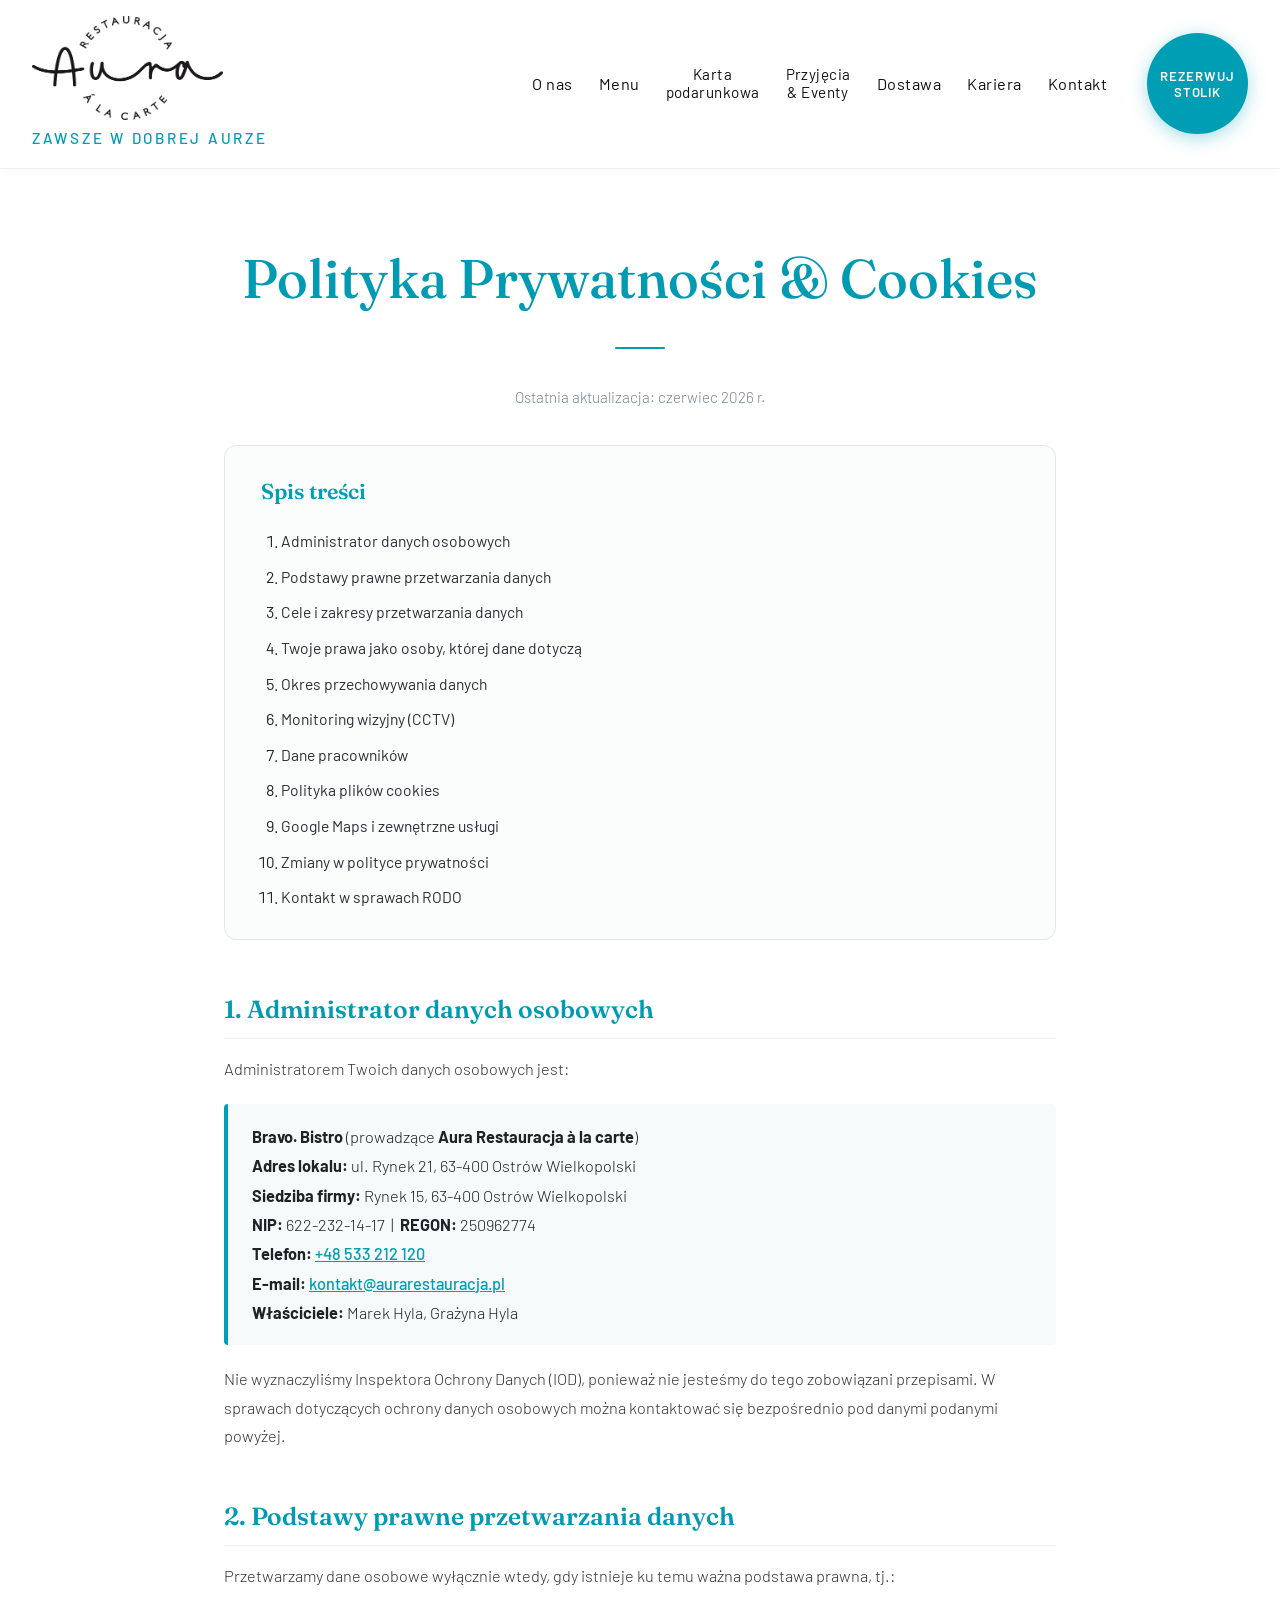
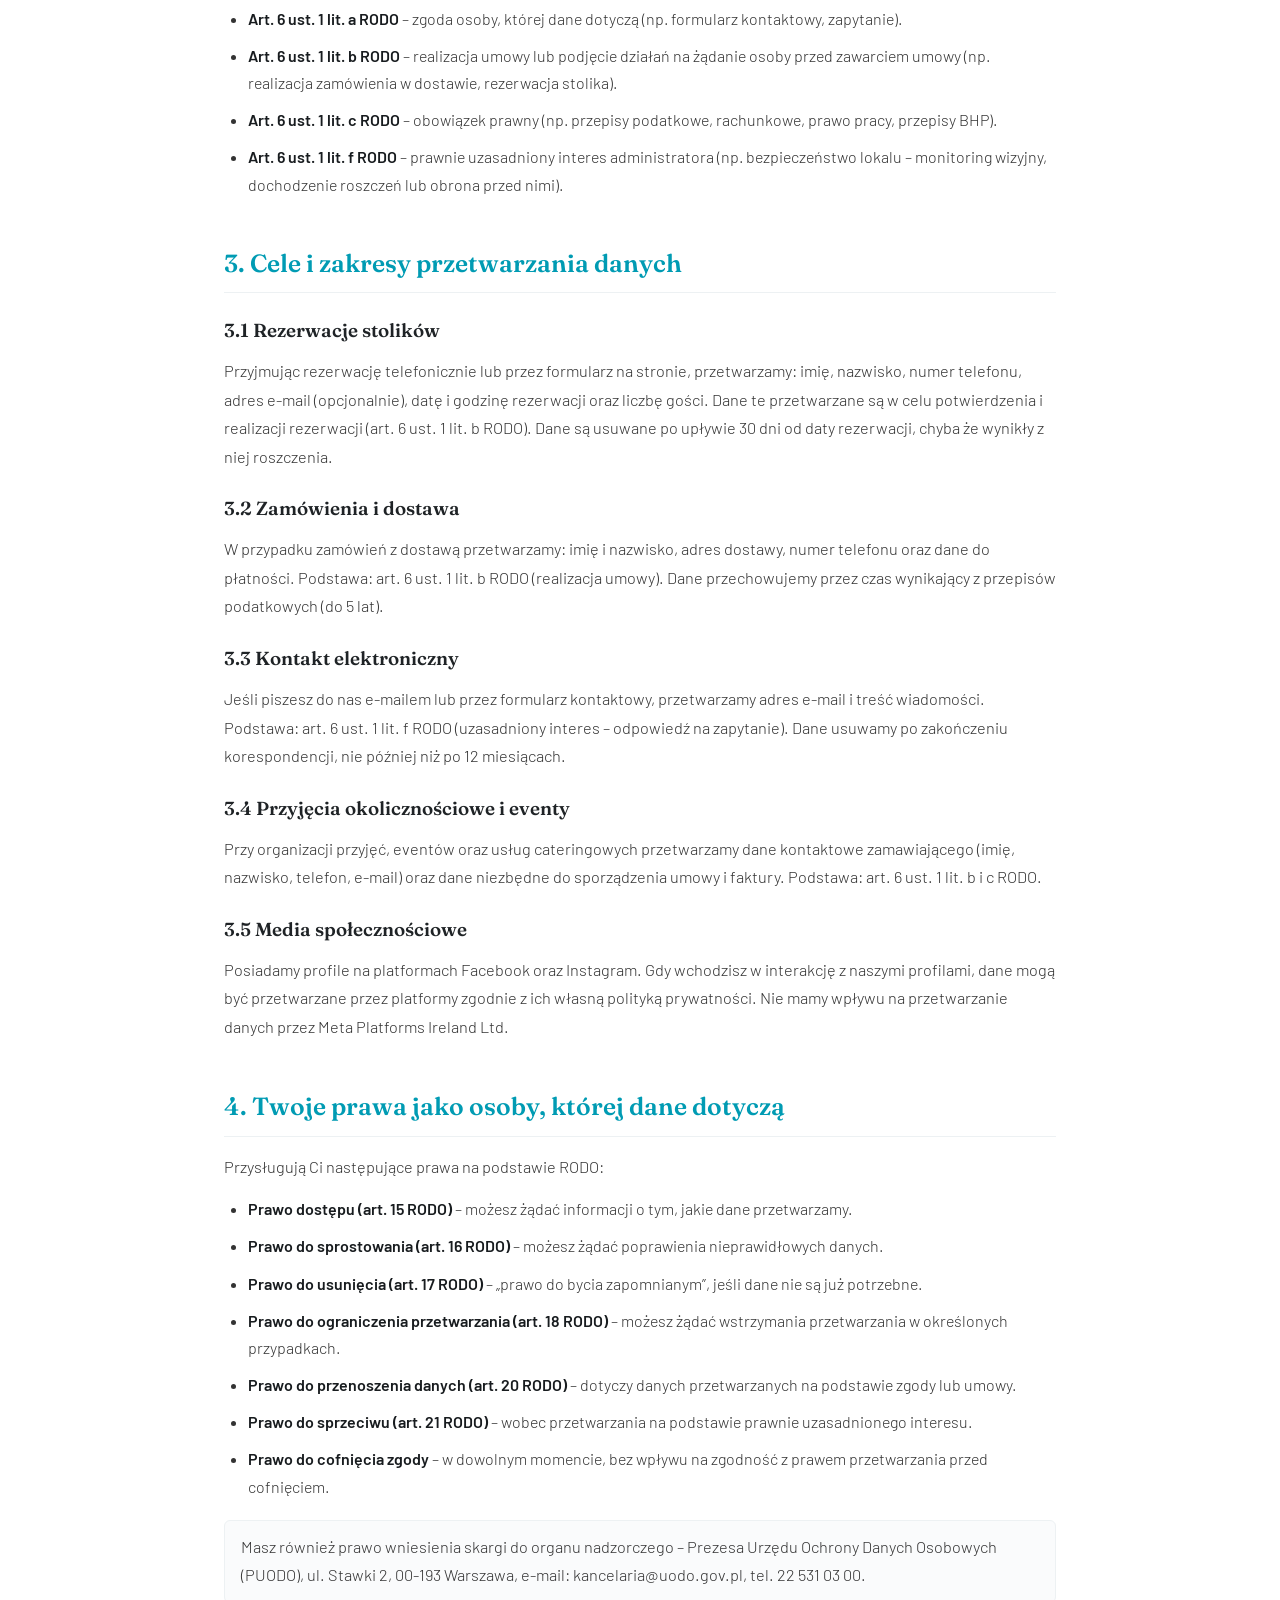
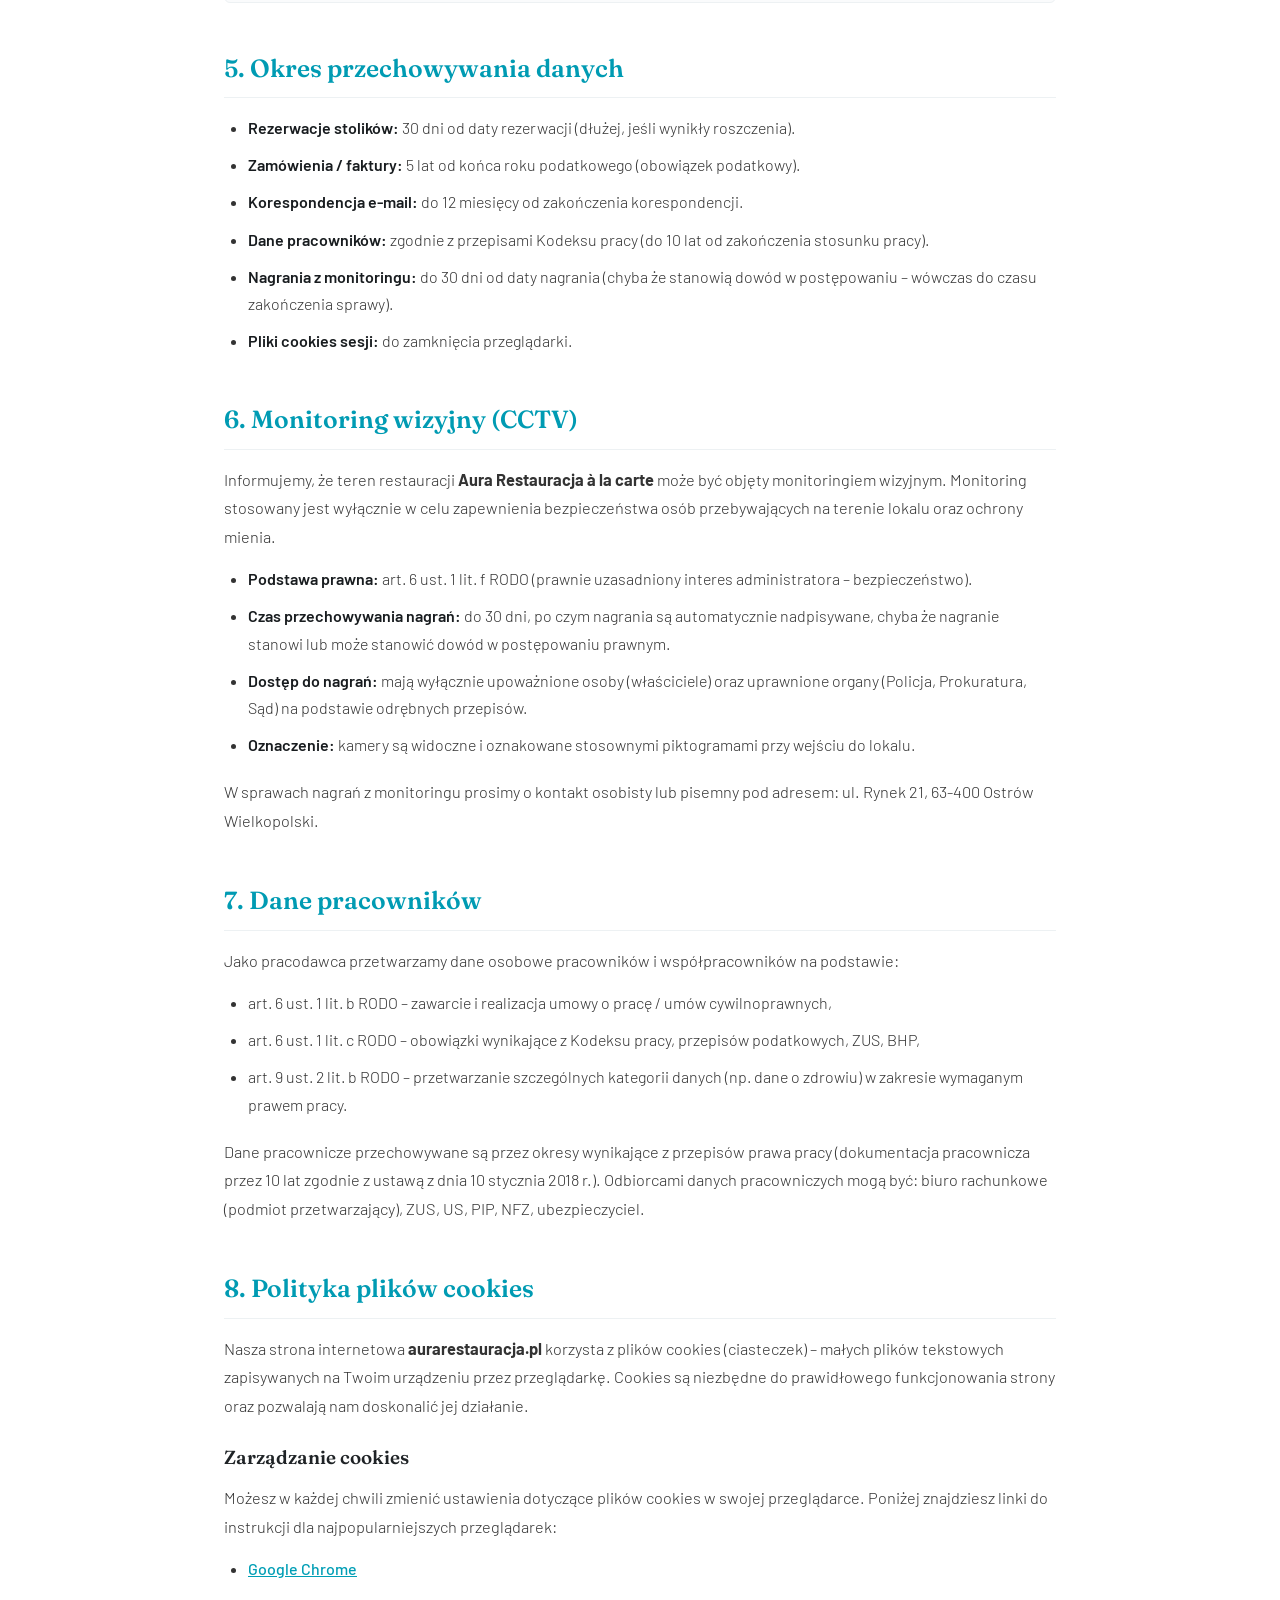
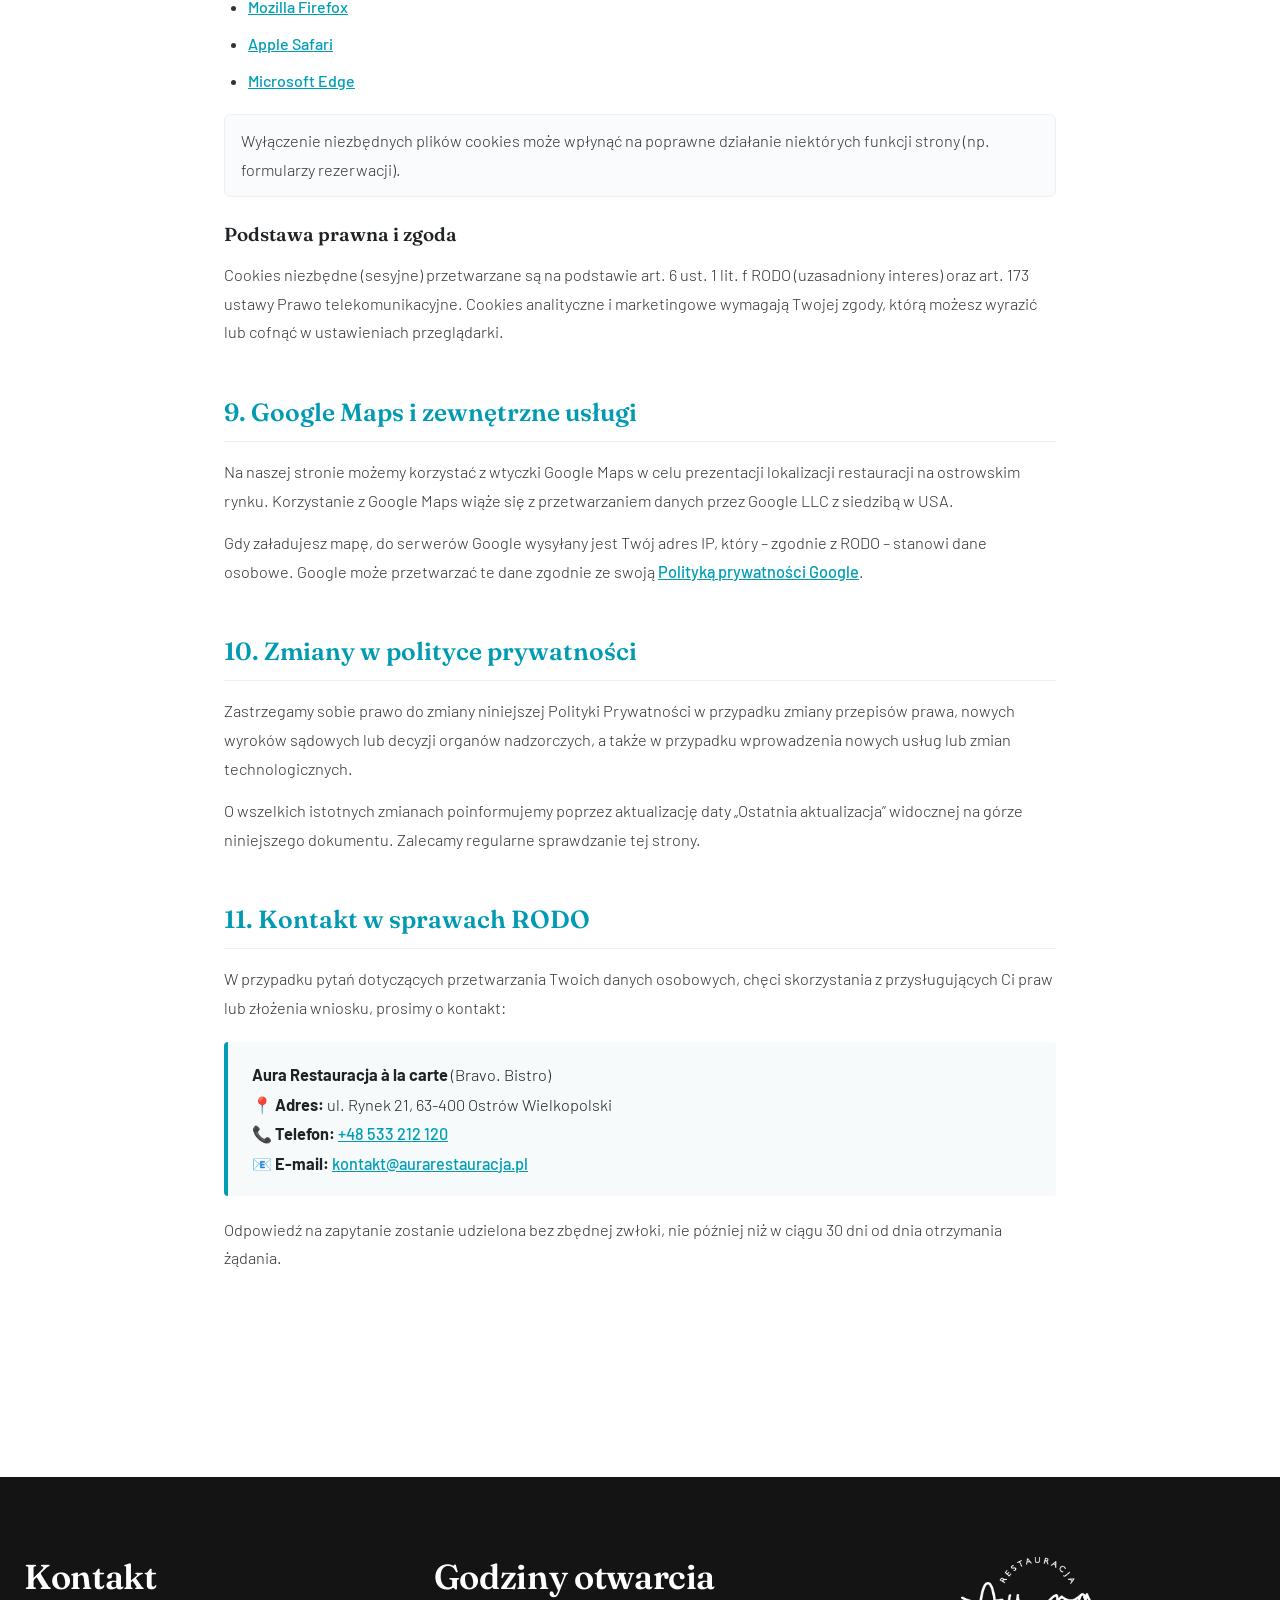
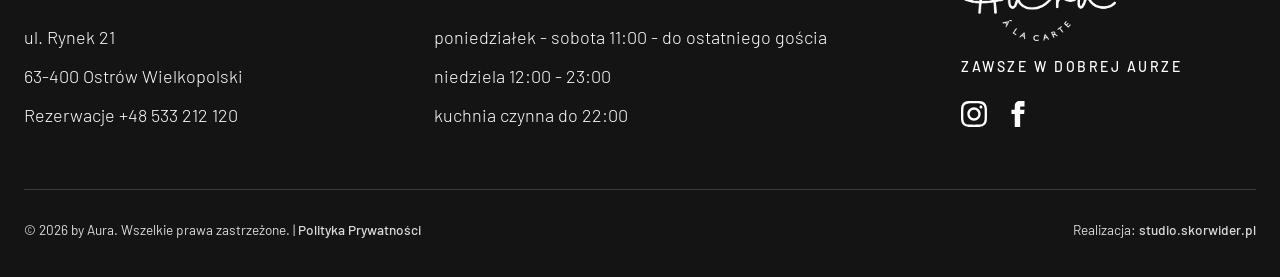
<file: polityka-prywatnosci.html>
<!DOCTYPE html>
<html lang="pl">
<head>
  <meta charset="UTF-8">
  <meta name="viewport" content="width=device-width, initial-scale=1.0">
  <title>Polityka Prywatności & Cookies | Aura Restauracja à la carte | Ostrów Wielkopolski</title>
  <meta name="description" content="Polityka prywatności i plików cookies restauracji Aura w Ostrowie Wielkopolskim. Informacje o przetwarzaniu danych osobowych (RODO), prawach użytkowników i monitoringu.">
  
  <link rel="icon" type="image/png" href="assets/images/Aura_ikona.png">
  <link rel="preconnect" href="https://fonts.googleapis.com">
  <link rel="preconnect" href="https://fonts.gstatic.com" crossorigin>
  <link href="https://fonts.googleapis.com/css2?family=Barlow:ital,wght@0,200;0,300;0,400;0,500;0,600;0,700;1,300;1,400&family=Fraunces:ital,opsz,wght@0,9..144,300;0,9..144,400;0,9..144,500;0,9..144,600;0,9..144,700;1,9..144,400;1,9..144,500;1,9..144,600&display=swap" rel="stylesheet">
  <link rel="stylesheet" href="assets/css/style.css">
</head>
<body class="privacy-page">

  <!-- =========================================================
       GÓRNY PASEK STRONY
       ========================================================= -->
  <header class="site-header" id="siteHeader">
    <div class="header-container">
      
      <!-- LEWA STRONA: LOGO + HASŁO ZAWSZE W DOBREJ AURZE -->
      <div class="header-brand">
        <a href="index.html" class="logo-link">
          <img src="assets/images/Aura_logo_crop.png" alt="Aura Restauracja à la carte" class="logo-img">
        </a>
        <span class="tagline">ZAWSZE W DOBREJ AURZE</span>
      </div>

      <!-- PRAWA STRONA: MENU + OKRĄGŁY PRZYCISK REZERWACJI (101px) -->
      <div class="header-right-area">
        <nav class="main-nav" aria-label="Główna nawigacja">
          <ul class="nav-links">
            <li><a href="index.html#o-nas" class="nav-link">O nas</a></li>
            <li><a href="menu.html" class="nav-link">Menu</a></li>
            <li><a href="index.html#karta-podarunkowa" class="nav-link nav-multiline">Karta<br>podarunkowa</a></li>
            <li><a href="index.html#przyjecia-eventy" class="nav-link nav-multiline">Przyjęcia<br>& Eventy</a></li>
            <li><a href="dostawa.html" class="nav-link">Dostawa</a></li>
            <li><a href="kariera.html" class="nav-link">Kariera</a></li>
            <li><a href="#kontakt" class="nav-link">Kontakt</a></li>
          </ul>
        </nav>

        <div class="header-action-column">
          <a href="rezerwacja.html" class="btn-circle-booking" aria-label="Rezerwuj stolik">
            <span>Rezerwuj<br>stolik</span>
          </a>
        </div>
      </div>

    </div>
  </header>

  <!-- =========================================================
       TREŚĆ PODSTRONY POLITYKI PRYWATNOŚCI
       ========================================================= -->
  <main class="privacy-main-content">
    
    <section class="page-hero-section">
      <h1 class="page-title">Polityka Prywatności & Cookies</h1>
      <div class="teal-divider-line"></div>
      <p class="privacy-meta">Ostatnia aktualizacja: czerwiec 2026 r.</p>
    </section>

    <div class="privacy-content-wrapper">
      
      <!-- SPIS TREŚCI -->
      <nav class="privacy-toc" aria-label="Spis treści polityki prywatności">
        <h2 class="toc-title">Spis treści</h2>
        <ol class="toc-list">
          <li><a href="#administrator">Administrator danych osobowych</a></li>
          <li><a href="#podstawy">Podstawy prawne przetwarzania danych</a></li>
          <li><a href="#cele">Cele i zakresy przetwarzania danych</a></li>
          <li><a href="#prawa">Twoje prawa jako osoby, której dane dotyczą</a></li>
          <li><a href="#retencja">Okres przechowywania danych</a></li>
          <li><a href="#monitoring">Monitoring wizyjny (CCTV)</a></li>
          <li><a href="#pracownicy">Dane pracowników</a></li>
          <li><a href="#cookies">Polityka plików cookies</a></li>
          <li><a href="#mapy">Google Maps i zewnętrzne usługi</a></li>
          <li><a href="#zmiany">Zmiany w polityce prywatności</a></li>
          <li><a href="#kontakt-rodo">Kontakt w sprawach RODO</a></li>
        </ol>
      </nav>

      <div class="privacy-sections-body">
        
        <!-- 1. ADMINISTRATOR -->
        <section id="administrator" class="privacy-section">
          <h2 class="privacy-section-title">1. Administrator danych osobowych</h2>
          <p>Administratorem Twoich danych osobowych jest:</p>
          <div class="privacy-highlight-box">
            <p><strong>Bravo. Bistro</strong> (prowadzące <strong>Aura Restauracja à la carte</strong>)<br>
            <strong>Adres lokalu:</strong> ul. Rynek 21, 63-400 Ostrów Wielkopolski<br>
            <strong>Siedziba firmy:</strong> Rynek 15, 63-400 Ostrów Wielkopolski<br>
            <strong>NIP:</strong> 622-232-14-17 &nbsp;|&nbsp; <strong>REGON:</strong> 250962774<br>
            <strong>Telefon:</strong> <a href="tel:+48533212120" class="privacy-link">+48 533 212 120</a><br>
            <strong>E-mail:</strong> <a href="mailto:kontakt@aurarestauracja.pl" class="privacy-link">kontakt@aurarestauracja.pl</a><br>
            <strong>Właściciele:</strong> Marek Hyla, Grażyna Hyla</p>
          </div>
          <p>Nie wyznaczyliśmy Inspektora Ochrony Danych (IOD), ponieważ nie jesteśmy do tego zobowiązani przepisami. W sprawach dotyczących ochrony danych osobowych można kontaktować się bezpośrednio pod danymi podanymi powyżej.</p>
        </section>

        <!-- 2. PODSTAWY PRAWNE -->
        <section id="podstawy" class="privacy-section">
          <h2 class="privacy-section-title">2. Podstawy prawne przetwarzania danych</h2>
          <p>Przetwarzamy dane osobowe wyłącznie wtedy, gdy istnieje ku temu ważna podstawa prawna, tj.:</p>
          <ul class="privacy-list">
            <li><strong>Art. 6 ust. 1 lit. a RODO</strong> – zgoda osoby, której dane dotyczą (np. formularz kontaktowy, zapytanie).</li>
            <li><strong>Art. 6 ust. 1 lit. b RODO</strong> – realizacja umowy lub podjęcie działań na żądanie osoby przed zawarciem umowy (np. realizacja zamówienia w dostawie, rezerwacja stolika).</li>
            <li><strong>Art. 6 ust. 1 lit. c RODO</strong> – obowiązek prawny (np. przepisy podatkowe, rachunkowe, prawo pracy, przepisy BHP).</li>
            <li><strong>Art. 6 ust. 1 lit. f RODO</strong> – prawnie uzasadniony interes administratora (np. bezpieczeństwo lokalu – monitoring wizyjny, dochodzenie roszczeń lub obrona przed nimi).</li>
          </ul>
        </section>

        <!-- 3. CELE I ZAKRESY -->
        <section id="cele" class="privacy-section">
          <h2 class="privacy-section-title">3. Cele i zakresy przetwarzania danych</h2>
          
          <h3 class="privacy-subheading">3.1 Rezerwacje stolików</h3>
          <p>Przyjmując rezerwację telefonicznie lub przez formularz na stronie, przetwarzamy: imię, nazwisko, numer telefonu, adres e-mail (opcjonalnie), datę i godzinę rezerwacji oraz liczbę gości. Dane te przetwarzane są w celu potwierdzenia i realizacji rezerwacji (art. 6 ust. 1 lit. b RODO). Dane są usuwane po upływie 30 dni od daty rezerwacji, chyba że wynikły z niej roszczenia.</p>

          <h3 class="privacy-subheading">3.2 Zamówienia i dostawa</h3>
          <p>W przypadku zamówień z dostawą przetwarzamy: imię i nazwisko, adres dostawy, numer telefonu oraz dane do płatności. Podstawa: art. 6 ust. 1 lit. b RODO (realizacja umowy). Dane przechowujemy przez czas wynikający z przepisów podatkowych (do 5 lat).</p>

          <h3 class="privacy-subheading">3.3 Kontakt elektroniczny</h3>
          <p>Jeśli piszesz do nas e-mailem lub przez formularz kontaktowy, przetwarzamy adres e-mail i treść wiadomości. Podstawa: art. 6 ust. 1 lit. f RODO (uzasadniony interes – odpowiedź na zapytanie). Dane usuwamy po zakończeniu korespondencji, nie później niż po 12 miesiącach.</p>

          <h3 class="privacy-subheading">3.4 Przyjęcia okolicznościowe i eventy</h3>
          <p>Przy organizacji przyjęć, eventów oraz usług cateringowych przetwarzamy dane kontaktowe zamawiającego (imię, nazwisko, telefon, e-mail) oraz dane niezbędne do sporządzenia umowy i faktury. Podstawa: art. 6 ust. 1 lit. b i c RODO.</p>

          <h3 class="privacy-subheading">3.5 Media społecznościowe</h3>
          <p>Posiadamy profile na platformach Facebook oraz Instagram. Gdy wchodzisz w interakcję z naszymi profilami, dane mogą być przetwarzane przez platformy zgodnie z ich własną polityką prywatności. Nie mamy wpływu na przetwarzanie danych przez Meta Platforms Ireland Ltd.</p>
        </section>

        <!-- 4. PRAWA OSOBY -->
        <section id="prawa" class="privacy-section">
          <h2 class="privacy-section-title">4. Twoje prawa jako osoby, której dane dotyczą</h2>
          <p>Przysługują Ci następujące prawa na podstawie RODO:</p>
          <ul class="privacy-list">
            <li><strong>Prawo dostępu (art. 15 RODO)</strong> – możesz żądać informacji o tym, jakie dane przetwarzamy.</li>
            <li><strong>Prawo do sprostowania (art. 16 RODO)</strong> – możesz żądać poprawienia nieprawidłowych danych.</li>
            <li><strong>Prawo do usunięcia (art. 17 RODO)</strong> – „prawo do bycia zapomnianym”, jeśli dane nie są już potrzebne.</li>
            <li><strong>Prawo do ograniczenia przetwarzania (art. 18 RODO)</strong> – możesz żądać wstrzymania przetwarzania w określonych przypadkach.</li>
            <li><strong>Prawo do przenoszenia danych (art. 20 RODO)</strong> – dotyczy danych przetwarzanych na podstawie zgody lub umowy.</li>
            <li><strong>Prawo do sprzeciwu (art. 21 RODO)</strong> – wobec przetwarzania na podstawie prawnie uzasadnionego interesu.</li>
            <li><strong>Prawo do cofnięcia zgody</strong> – w dowolnym momencie, bez wpływu na zgodność z prawem przetwarzania przed cofnięciem.</li>
          </ul>
          <p class="privacy-warning">
            Masz również prawo wniesienia skargi do organu nadzorczego – Prezesa Urzędu Ochrony Danych Osobowych (PUODO), ul. Stawki 2, 00-193 Warszawa, e-mail: kancelaria@uodo.gov.pl, tel. 22 531 03 00.
          </p>
        </section>

        <!-- 5. RETENCJA DANYCH -->
        <section id="retencja" class="privacy-section">
          <h2 class="privacy-section-title">5. Okres przechowywania danych</h2>
          <ul class="privacy-list">
            <li><strong>Rezerwacje stolików:</strong> 30 dni od daty rezerwacji (dłużej, jeśli wynikły roszczenia).</li>
            <li><strong>Zamówienia / faktury:</strong> 5 lat od końca roku podatkowego (obowiązek podatkowy).</li>
            <li><strong>Korespondencja e-mail:</strong> do 12 miesięcy od zakończenia korespondencji.</li>
            <li><strong>Dane pracowników:</strong> zgodnie z przepisami Kodeksu pracy (do 10 lat od zakończenia stosunku pracy).</li>
            <li><strong>Nagrania z monitoringu:</strong> do 30 dni od daty nagrania (chyba że stanowią dowód w postępowaniu – wówczas do czasu zakończenia sprawy).</li>
            <li><strong>Pliki cookies sesji:</strong> do zamknięcia przeglądarki.</li>
          </ul>
        </section>

        <!-- 6. MONITORING WIZYJNY -->
        <section id="monitoring" class="privacy-section">
          <h2 class="privacy-section-title">6. Monitoring wizyjny (CCTV)</h2>
          <p>Informujemy, że teren restauracji <strong>Aura Restauracja à la carte</strong> może być objęty monitoringiem wizyjnym. Monitoring stosowany jest wyłącznie w celu zapewnienia bezpieczeństwa osób przebywających na terenie lokalu oraz ochrony mienia.</p>
          <ul class="privacy-list">
            <li><strong>Podstawa prawna:</strong> art. 6 ust. 1 lit. f RODO (prawnie uzasadniony interes administratora – bezpieczeństwo).</li>
            <li><strong>Czas przechowywania nagrań:</strong> do 30 dni, po czym nagrania są automatycznie nadpisywane, chyba że nagranie stanowi lub może stanowić dowód w postępowaniu prawnym.</li>
            <li><strong>Dostęp do nagrań:</strong> mają wyłącznie upoważnione osoby (właściciele) oraz uprawnione organy (Policja, Prokuratura, Sąd) na podstawie odrębnych przepisów.</li>
            <li><strong>Oznaczenie:</strong> kamery są widoczne i oznakowane stosownymi piktogramami przy wejściu do lokalu.</li>
          </ul>
          <p>W sprawach nagrań z monitoringu prosimy o kontakt osobisty lub pisemny pod adresem: ul. Rynek 21, 63-400 Ostrów Wielkopolski.</p>
        </section>

        <!-- 7. DANE PRACOWNIKÓW -->
        <section id="pracownicy" class="privacy-section">
          <h2 class="privacy-section-title">7. Dane pracowników</h2>
          <p>Jako pracodawca przetwarzamy dane osobowe pracowników i współpracowników na podstawie:</p>
          <ul class="privacy-list">
            <li>art. 6 ust. 1 lit. b RODO – zawarcie i realizacja umowy o pracę / umów cywilnoprawnych,</li>
            <li>art. 6 ust. 1 lit. c RODO – obowiązki wynikające z Kodeksu pracy, przepisów podatkowych, ZUS, BHP,</li>
            <li>art. 9 ust. 2 lit. b RODO – przetwarzanie szczególnych kategorii danych (np. dane o zdrowiu) w zakresie wymaganym prawem pracy.</li>
          </ul>
          <p>Dane pracownicze przechowywane są przez okresy wynikające z przepisów prawa pracy (dokumentacja pracownicza przez 10 lat zgodnie z ustawą z dnia 10 stycznia 2018 r.). Odbiorcami danych pracowniczych mogą być: biuro rachunkowe (podmiot przetwarzający), ZUS, US, PIP, NFZ, ubezpieczyciel.</p>
        </section>

        <!-- 8. COOKIES -->
        <section id="cookies" class="privacy-section">
          <h2 class="privacy-section-title">8. Polityka plików cookies</h2>
          <p>Nasza strona internetowa <strong>aurarestauracja.pl</strong> korzysta z plików cookies (ciasteczek) – małych plików tekstowych zapisywanych na Twoim urządzeniu przez przeglądarkę. Cookies są niezbędne do prawidłowego funkcjonowania strony oraz pozwalają nam doskonalić jej działanie.</p>

          <h3 class="privacy-subheading">Zarządzanie cookies</h3>
          <p>Możesz w każdej chwili zmienić ustawienia dotyczące plików cookies w swojej przeglądarce. Poniżej znajdziesz linki do instrukcji dla najpopularniejszych przeglądarek:</p>
          <ul class="privacy-list">
            <li><a href="https://support.google.com/chrome/answer/95647" target="_blank" rel="noopener" class="privacy-link">Google Chrome</a></li>
            <li><a href="https://support.mozilla.org/pl/kb/blokowanie-ciasteczek" target="_blank" rel="noopener" class="privacy-link">Mozilla Firefox</a></li>
            <li><a href="https://support.apple.com/pl-pl/guide/safari/sfri11471/mac" target="_blank" rel="noopener" class="privacy-link">Apple Safari</a></li>
            <li><a href="https://support.microsoft.com/pl-pl/microsoft-edge/usuwanie-plik%C3%B3w-cookie-w-przegl%C4%85darce-microsoft-edge" target="_blank" rel="noopener" class="privacy-link">Microsoft Edge</a></li>
          </ul>
          <p class="privacy-hint">Wyłączenie niezbędnych plików cookies może wpłynąć na poprawne działanie niektórych funkcji strony (np. formularzy rezerwacji).</p>

          <h3 class="privacy-subheading">Podstawa prawna i zgoda</h3>
          <p>Cookies niezbędne (sesyjne) przetwarzane są na podstawie art. 6 ust. 1 lit. f RODO (uzasadniony interes) oraz art. 173 ustawy Prawo telekomunikacyjne. Cookies analityczne i marketingowe wymagają Twojej zgody, którą możesz wyrazić lub cofnąć w ustawieniach przeglądarki.</p>
        </section>

        <!-- 9. GOOGLE MAPS -->
        <section id="mapy" class="privacy-section">
          <h2 class="privacy-section-title">9. Google Maps i zewnętrzne usługi</h2>
          <p>Na naszej stronie możemy korzystać z wtyczki Google Maps w celu prezentacji lokalizacji restauracji na ostrowskim rynku. Korzystanie z Google Maps wiąże się z przetwarzaniem danych przez Google LLC z siedzibą w USA.</p>
          <p>Gdy załadujesz mapę, do serwerów Google wysyłany jest Twój adres IP, który – zgodnie z RODO – stanowi dane osobowe. Google może przetwarzać te dane zgodnie ze swoją <a href="https://policies.google.com/privacy" target="_blank" rel="noopener" class="privacy-link">Polityką prywatności Google</a>.</p>
        </section>

        <!-- 10. ZMIANY -->
        <section id="zmiany" class="privacy-section">
          <h2 class="privacy-section-title">10. Zmiany w polityce prywatności</h2>
          <p>Zastrzegamy sobie prawo do zmiany niniejszej Polityki Prywatności w przypadku zmiany przepisów prawa, nowych wyroków sądowych lub decyzji organów nadzorczych, a także w przypadku wprowadzenia nowych usług lub zmian technologicznych.</p>
          <p>O wszelkich istotnych zmianach poinformujemy poprzez aktualizację daty „Ostatnia aktualizacja” widocznej na górze niniejszego dokumentu. Zalecamy regularne sprawdzanie tej strony.</p>
        </section>

        <!-- 11. KONTAKT W SPRAWACH RODO -->
        <section id="kontakt-rodo" class="privacy-section">
          <h2 class="privacy-section-title">11. Kontakt w sprawach RODO</h2>
          <p>W przypadku pytań dotyczących przetwarzania Twoich danych osobowych, chęci skorzystania z przysługujących Ci praw lub złożenia wniosku, prosimy o kontakt:</p>
          <div class="privacy-highlight-box">
            <p><strong>Aura Restauracja à la carte</strong> (Bravo. Bistro)<br>
            📍 <strong>Adres:</strong> ul. Rynek 21, 63-400 Ostrów Wielkopolski<br>
            📞 <strong>Telefon:</strong> <a href="tel:+48533212120" class="privacy-link">+48 533 212 120</a><br>
            📧 <strong>E-mail:</strong> <a href="mailto:kontakt@aurarestauracja.pl" class="privacy-link">kontakt@aurarestauracja.pl</a></p>
          </div>
          <p>Odpowiedź na zapytanie zostanie udzielona bez zbędnej zwłoki, nie później niż w ciągu 30 dni od dnia otrzymania żądania.</p>
        </section>

      </div>

    </div>

  </main>

  <!-- =========================================================
       STOPKA STRONY
       ========================================================= -->
  <footer class="site-footer" id="kontakt">
    <div class="footer-container">
      
      <div class="footer-col footer-contact-col">
        <h3 class="footer-heading">Kontakt</h3>
        <div class="footer-text-block">
          <p>ul. Rynek 21</p>
          <p>63-400 Ostrów Wielkopolski</p>
          <p><a href="tel:+48533212120" class="footer-link-item">Rezerwacje +48 533 212 120</a></p>
        </div>
      </div>

      <div class="footer-col footer-hours-col">
        <h3 class="footer-heading">Godziny otwarcia</h3>
        <div class="footer-text-block">
          <p>poniedziałek - sobota 11:00 - do ostatniego gościa</p>
          <p>niedziela 12:00 - 23:00</p>
          <p>kuchnia czynna do 22:00</p>
        </div>
      </div>

      <div class="footer-col footer-brand-col">
        <img src="assets/images/Aura_logo_white_crop.png" alt="Aura Restauracja à la carte" class="footer-logo">
        <p class="footer-tagline">Zawsze w dobrej aurze</p>
        <div class="footer-socials">
          <a href="https://www.instagram.com/aura.restauracja?igsh=MXBmbDlhY2dtZnp1bA==" target="_blank" rel="noopener" class="footer-social-link" aria-label="Instagram">
            <svg viewBox="0 0 24 24"><path d="M12 2.163c3.204 0 3.584.012 4.85.07 3.252.148 4.771 1.691 4.919 4.919.058 1.265.069 1.645.069 4.849 0 3.205-.012 3.584-.069 4.849-.149 3.225-1.664 4.771-4.919 4.919-1.266.058-1.644.07-4.85.07-3.204 0-3.584-.012-4.849-.07-3.26-.149-4.771-1.699-4.919-4.92-.058-1.265-.07-1.644-.07-4.849 0-3.204.013-3.583.07-4.849.149-3.227 1.664-4.771 4.919-4.919 1.266-.057 1.645-.069 4.849-.069zm0-2.163c-3.259 0-3.667.014-4.947.072-4.358.2-6.78 2.618-6.98 6.98-.059 1.281-.073 1.689-.073 4.948 0 3.259.014 3.668.072 4.948.2 4.358 2.618 6.78 6.98 6.98 1.281.058 1.689.072 4.948.072 3.259 0 3.668-.014 4.948-.072 4.354-.2 6.782-2.618 6.979-6.98.059-1.28.073-1.689.073-4.948 0-3.259-.014-3.667-.072-4.947-.196-4.354-2.617-6.78-6.979-6.98-1.281-.059-1.69-.073-4.949-.073zm0 5.838c-3.403 0-6.162 2.759-6.162 6.162s2.759 6.163 6.162 6.163 6.162-2.759 6.162-6.163c0-3.403-2.759-6.162-6.162-6.162zm0 10.162c-2.209 0-4-1.79-4-4 0-2.209 1.791-4 4-4s4 1.791 4 4c0 2.21-1.791 4-4 4zm6.406-11.845c-.796 0-1.441.645-1.441 1.44s.645 1.44 1.441 1.44c.795 0 1.439-.645 1.439-1.44s-.644-1.44-1.439-1.44z"/></svg>
          </a>
          <a href="https://m.facebook.com/profile.php/?id=61554936105531" target="_blank" rel="noopener" class="footer-social-link" aria-label="Facebook">
            <svg viewBox="0 0 24 24"><path d="M9 8h-3v4h3v12h5v-12h3.642l.358-4h-4v-1.667c0-.955.192-1.333 1.115-1.333h2.885v-5h-3.808c-3.596 0-5.192 1.583-5.192 4.615v3.385z"/></svg>
          </a>
        </div>
      </div>

    </div>

    <div class="footer-bottom">
      <div>© 2026 by Aura. Wszelkie prawa zastrzeżone. | <a href="polityka-prywatnosci.html" class="footer-privacy-link">Polityka Prywatności</a></div>
      <div>Realizacja: <a href="https://studio.skorwider.pl" target="_blank" rel="noopener">studio.skorwider.pl</a></div>
    </div>
  </footer>

  <script src="assets/js/main.js"></script>
</body>
</html>
</file>
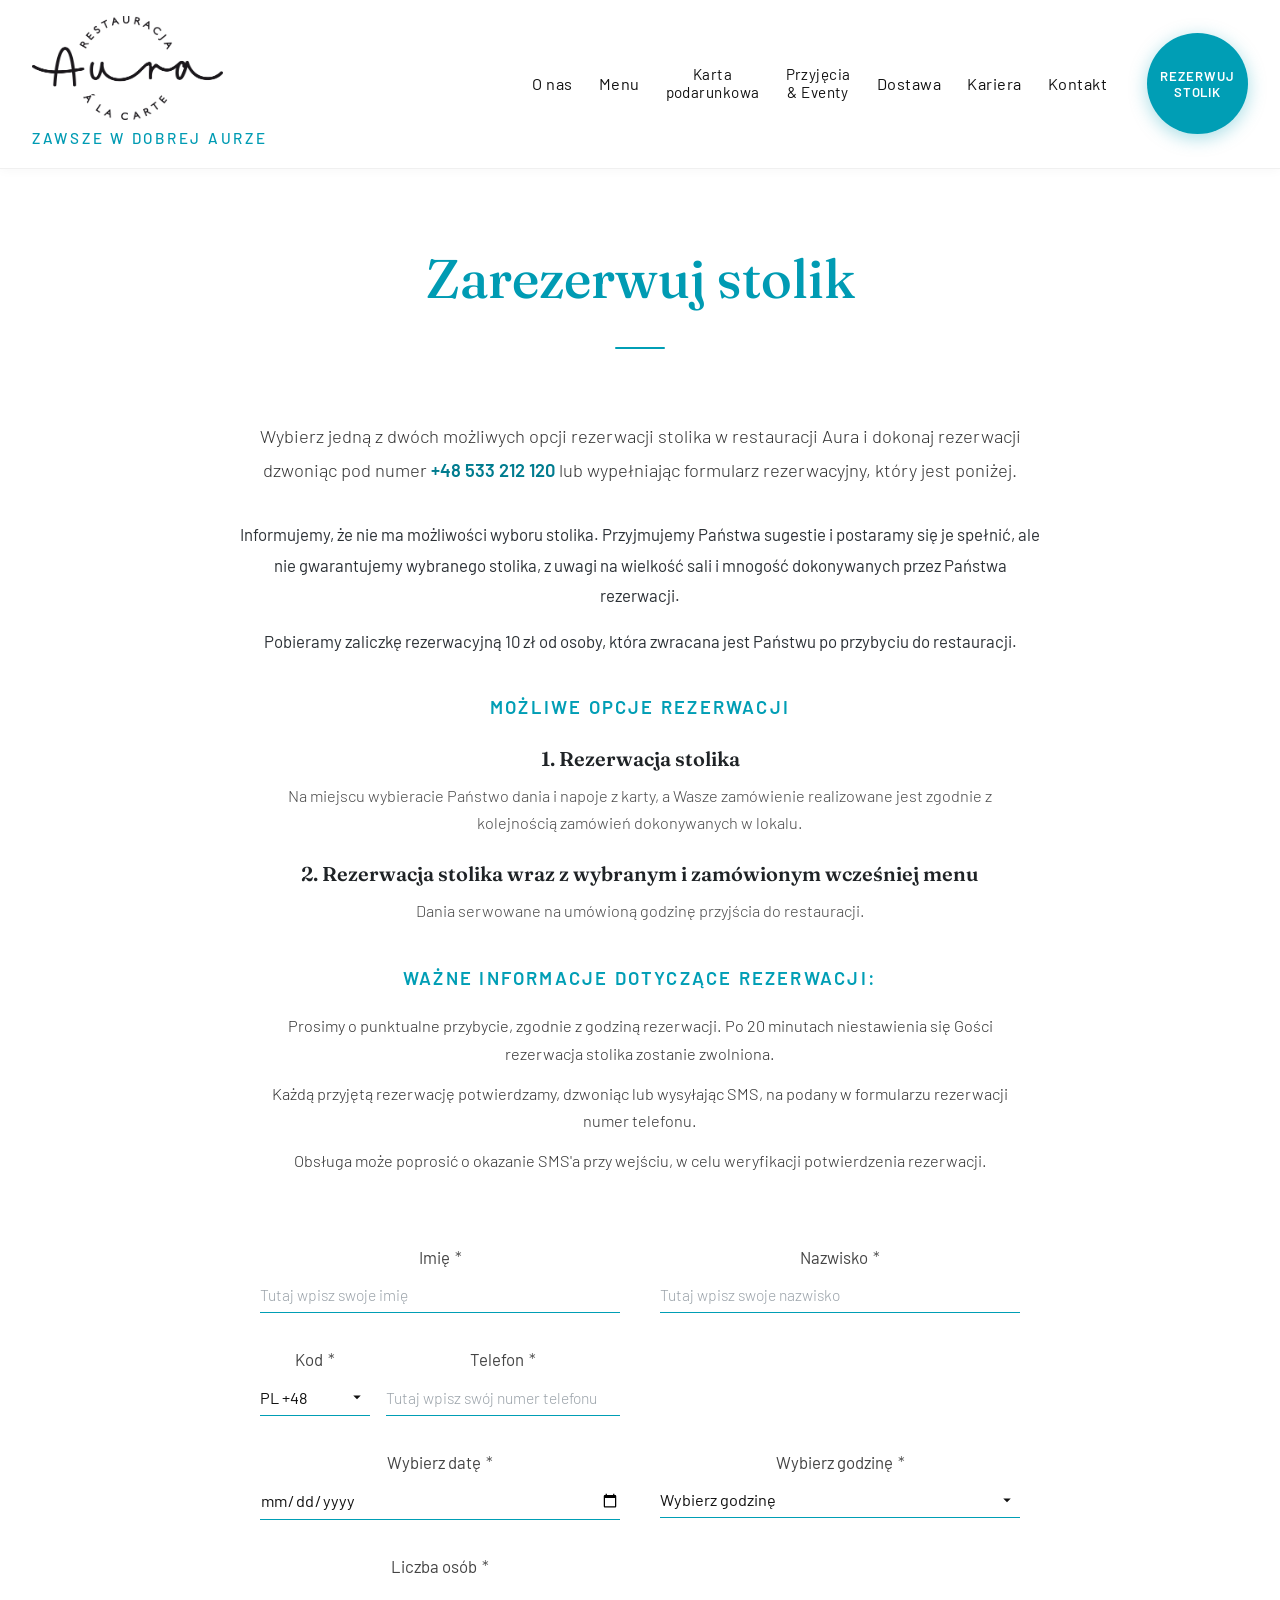
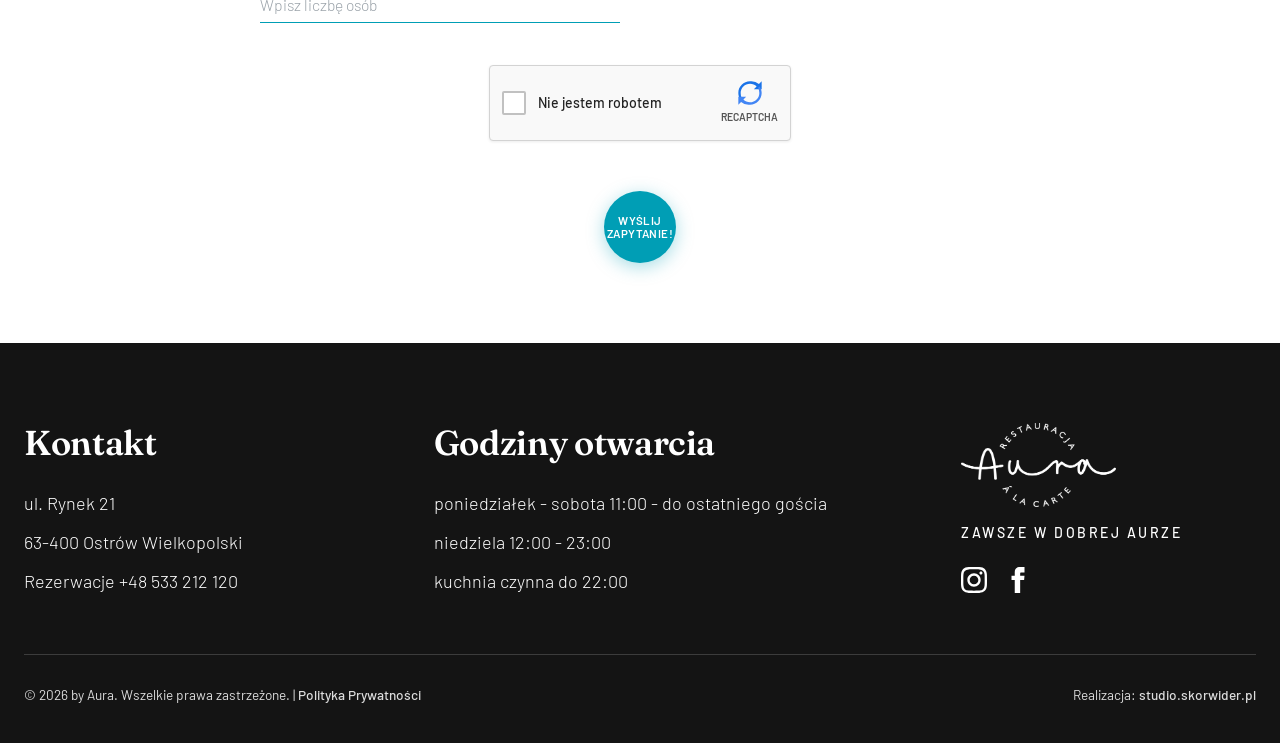
<file: rezerwacja.html>
<!DOCTYPE html>
<html lang="pl">
<head>
  <meta charset="UTF-8">
  <meta name="viewport" content="width=device-width, initial-scale=1.0">
  <title>Rezerwacja stolika | Aura Restauracja à la carte | Ostrów Wielkopolski</title>
  <meta name="description" content="Zarezerwuj stolik w restauracji Aura w Ostrowie Wielkopolskim. Zadzwoń pod numer +48 533 212 120 lub wypełnij formularz rezerwacyjny online.">
  
  <link rel="icon" type="image/png" href="assets/images/Aura_ikona.png">
  <link rel="stylesheet" href="assets/css/style.css">
</head>
<body>

  <!-- =========================================================
       GÓRNY PASEK STRONY
       ========================================================= -->
  <header class="site-header" id="siteHeader">
    <div class="header-container">
      
      <!-- LEWA STRONA: LOGO + HASŁO ZAWSZE W DOBREJ AURZE -->
      <div class="header-brand">
        <a href="index.html" class="logo-link">
          <img src="assets/images/Aura_logo_crop.png" alt="Aura Restauracja à la carte" class="logo-img">
        </a>
        <span class="tagline">ZAWSZE W DOBREJ AURZE</span>
      </div>

      <!-- PRAWA STRONA: MENU + OKRĄGŁY PRZYCISK REZERWACJI (101px) -->
      <div class="header-right-area">
        <nav class="main-nav" aria-label="Główna nawigacja">
          <ul class="nav-links">
            <li><a href="index.html#o-nas" class="nav-link">O nas</a></li>
            <li><a href="menu.html" class="nav-link">Menu</a></li>
            <li><a href="index.html#karta-podarunkowa" class="nav-link nav-multiline">Karta<br>podarunkowa</a></li>
            <li><a href="index.html#przyjecia-eventy" class="nav-link nav-multiline">Przyjęcia<br>& Eventy</a></li>
            <li><a href="dostawa.html" class="nav-link">Dostawa</a></li>
            <li><a href="kariera.html" class="nav-link">Kariera</a></li>
            <li><a href="#kontakt" class="nav-link">Kontakt</a></li>
          </ul>
        </nav>

        <div class="header-action-column">
          <a href="rezerwacja.html" class="btn-circle-booking" aria-label="Rezerwuj stolik">
            <span>Rezerwuj<br>stolik</span>
          </a>
        </div>
      </div>

    </div>
  </header>

  <!-- =========================================================
       TREŚĆ PODSTRONY REZERWACJI
       ========================================================= -->
  <main>
    <section class="page-hero-section">
      <h1 class="page-title">Zarezerwuj stolik</h1>
      <div class="teal-divider-line"></div>
    </section>

    <div class="res-content-wrapper">
      
      <!-- WPROWADZENIE (WYŚRODKOWANE) -->
      <p class="res-intro-p">
        Wybierz jedną z dwóch możliwych opcji rezerwacji stolika w restauracji Aura i dokonaj rezerwacji dzwoniąc pod numer <a href="tel:+48533212120" class="res-phone-link">+48 533 212 120</a> lub wypełniając formularz rezerwacyjny, który jest poniżej.
      </p>

      <!-- INFORMACJA O BRAKU WYBORU STOLIKA ORAZ ZALICZCE (WYŚRODKOWANE) -->
      <div class="res-notice-clean">
        <p class="res-paragraph">
          Informujemy, że nie ma możliwości wyboru stolika. Przyjmujemy Państwa sugestie i postaramy się je spełnić, ale nie gwarantujemy wybranego stolika, z uwagi na wielkość sali i mnogość dokonywanych przez Państwa rezerwacji.
        </p>
        <p class="res-paragraph">
          Pobieramy zaliczkę rezerwacyjną 10 zł od osoby, która zwracana jest Państwu po przybyciu do restauracji.
        </p>
      </div>

      <!-- MOŻLIWE OPCJE REZERWACJI (WYŚRODKOWANE) -->
      <section class="res-options-section" aria-labelledby="headingOpcje">
        <h2 id="headingOpcje" class="res-section-header">Możliwe opcje rezerwacji</h2>
        <div class="res-options-list">
          
          <div class="res-option-item">
            <h3 class="res-option-title">1. Rezerwacja stolika</h3>
            <p class="res-option-desc">
              Na miejscu wybieracie Państwo dania i napoje z karty, a Wasze zamówienie realizowane jest zgodnie z kolejnością zamówień dokonywanych w lokalu.
            </p>
          </div>

          <div class="res-option-item">
            <h3 class="res-option-title">2. Rezerwacja stolika wraz z wybranym i zamówionym wcześniej menu</h3>
            <p class="res-option-desc">
              Dania serwowane na umówioną godzinę przyjścia do restauracji.
            </p>
          </div>

        </div>
      </section>

      <!-- WAŻNE INFORMACJE DOTYCZĄCE REZERWACJI (WYŚRODKOWANE) -->
      <section class="res-rules-section" aria-labelledby="headingZasady">
        <h2 id="headingZasady" class="res-section-header">Ważne informacje dotyczące rezerwacji:</h2>
        <div class="res-rules-clean">
          <p class="res-rule-line">Prosimy o punktualne przybycie, zgodnie z godziną rezerwacji. Po 20 minutach niestawienia się Gości rezerwacja stolika zostanie zwolniona.</p>
          <p class="res-rule-line">Każdą przyjętą rezerwację potwierdzamy, dzwoniąc lub wysyłając SMS, na podany w formularzu rezerwacji numer telefonu.</p>
          <p class="res-rule-line">Obsługa może poprosić o okazanie SMS'a przy wejściu, w celu weryfikacji potwierdzenia rezerwacji.</p>
        </div>
      </section>

      <!-- =========================================================
           FORMULARZ REZERWACYJNY (BEZPOŚREDNIO POD TEKSTEM)
           ========================================================= -->
      <section class="res-form-section" id="formularz" aria-label="Formularz rezerwacji stolika">

        <form id="reservationPageForm" class="booking-custom-form" novalidate>
          
          <!-- WIERSZ 1: IMIĘ I NAZWISKO -->
          <div class="form-grid-2">
            <div class="form-field">
              <label class="form-field-label" for="resFirstName">
                Imię <span class="required-star">*</span>
              </label>
              <input 
                type="text" 
                id="resFirstName" 
                name="firstName" 
                class="field-underline" 
                placeholder="Tutaj wpisz swoje imię" 
                required>
            </div>

            <div class="form-field">
              <label class="form-field-label" for="resLastName">
                Nazwisko <span class="required-star">*</span>
              </label>
              <input 
                type="text" 
                id="resLastName" 
                name="lastName" 
                class="field-underline" 
                placeholder="Tutaj wpisz swoje nazwisko" 
                required>
            </div>
          </div>

          <!-- WIERSZ 2: KOD I TELEFON -->
          <div class="form-grid-2">
            <div class="tel-composite">
              <div class="form-field">
                <label class="form-field-label" for="resPhoneCode">
                  Kod <span class="required-star">*</span>
                </label>
                <select id="resPhoneCode" name="phoneCode" class="field-underline" required>
                  <option value="+48" selected>PL +48</option>
                  <option value="+49">DE +49</option>
                  <option value="+44">UK +44</option>
                  <option value="+380">UA +380</option>
                  <option value="+1">US +1</option>
                </select>
              </div>

              <div class="form-field">
                <label class="form-field-label" for="resPhone">
                  Telefon <span class="required-star">*</span>
                </label>
                <input 
                  type="tel" 
                  id="resPhone" 
                  name="phone" 
                  class="field-underline" 
                  placeholder="Tutaj wpisz swój numer telefonu" 
                  required>
              </div>
            </div>

            <!-- Puste pole dla zachowania symetrii lub rezerwacji -->
            <div></div>
          </div>

          <!-- WIERSZ 3: WYBIERZ DATĘ I WYBIERZ GODZINĘ -->
          <div class="form-grid-2">
            <div class="form-field">
              <label class="form-field-label" for="resDate">
                Wybierz datę <span class="required-star">*</span>
              </label>
              <input 
                type="date" 
                id="resDate" 
                name="date" 
                class="field-underline" 
                required>
            </div>

            <div class="form-field">
              <label class="form-field-label" for="resTime">
                Wybierz godzinę <span class="required-star">*</span>
              </label>
              <select id="resTime" name="time" class="field-underline" required>
                <option value="" disabled selected>Wybierz godzinę</option>
                <option value="11:00">11:00</option>
                <option value="11:30">11:30</option>
                <option value="12:00">12:00</option>
                <option value="12:30">12:30</option>
                <option value="13:00">13:00</option>
                <option value="13:30">13:30</option>
                <option value="14:00">14:00</option>
                <option value="14:30">14:30</option>
                <option value="15:00">15:00</option>
                <option value="15:30">15:30</option>
                <option value="16:00">16:00</option>
                <option value="16:30">16:30</option>
                <option value="17:00">17:00</option>
                <option value="17:30">17:30</option>
                <option value="18:00">18:00</option>
                <option value="18:30">18:30</option>
                <option value="19:00">19:00</option>
                <option value="19:30">19:30</option>
                <option value="20:00">20:00</option>
                <option value="20:30">20:30</option>
                <option value="21:00">21:00</option>
                <option value="21:30">21:30</option>
              </select>
            </div>
          </div>

          <!-- WIERSZ 4: LICZBA OSÓB -->
          <div class="form-grid-2">
            <div class="form-field">
              <label class="form-field-label" for="resGuests">
                Liczba osób <span class="required-star">*</span>
              </label>
              <input 
                type="number" 
                id="resGuests" 
                name="guests" 
                min="1" 
                max="50" 
                class="field-underline" 
                placeholder="Wpisz liczbę osób" 
                required>
            </div>

            <div></div>
          </div>

          <!-- WIERSZ 5: RECAPTCHA (ZAŁĄCZNIK) -->
          <div class="recaptcha-mock-card" id="recaptchaCard" tabindex="0" role="checkbox" aria-checked="false">
            <div class="recaptcha-left">
              <div class="recaptcha-checkbox" id="recaptchaCheck"></div>
              <span class="recaptcha-label">Nie jestem robotem</span>
            </div>
            <div class="recaptcha-right">
              <div class="recaptcha-logo-icon"></div>
              <span class="recaptcha-text">reCAPTCHA</span>
            </div>
          </div>

          <!-- PRZYCISK: WYŚLIJ ZAPYTANIE! W KÓŁKU (ZAŁĄCZNIK, O 30% MNIEJSZY JAKO BUTTON AKCJI) -->
          <div class="form-submit-wrapper">
            <button type="submit" class="btn-circle-submit" id="btnSubmitRes" aria-label="Wyślij zapytanie!">
              <span>Wyślij<br>zapytanie!</span>
            </button>
          </div>

        </form>

        <!-- KOMUNIKAT POTWIERDZENIA (CZYSTY TEKST NA BIAŁYM TLE, BEZ PTASZKA I BEZ RAMEK) -->
        <div class="res-success-clean" id="resSuccessMessage" role="alert" aria-live="polite">
          <p class="success-line-1">Dziękujemy za rezerwację stolika.</p>
          <p class="success-line-2">Zadzwonimy lub napiszemy SMS, by potwierdzić Państwa rezerwację.</p>
        </div>

      </section>

    </div>
  </main>

  <!-- =========================================================
       STOPKA STRONY
       ========================================================= -->
  <footer class="site-footer" id="kontakt">
    <div class="footer-container">
      
      <div class="footer-col footer-contact-col">
        <h3 class="footer-heading">Kontakt</h3>
        <div class="footer-text-block">
          <p>ul. Rynek 21</p>
          <p>63-400 Ostrów Wielkopolski</p>
          <p><a href="tel:+48533212120" class="footer-link-item">Rezerwacje +48 533 212 120</a></p>
        </div>
      </div>

      <div class="footer-col footer-hours-col">
        <h3 class="footer-heading">Godziny otwarcia</h3>
        <div class="footer-text-block">
          <p>poniedziałek - sobota 11:00 - do ostatniego gościa</p>
          <p>niedziela 12:00 - 23:00</p>
          <p>kuchnia czynna do 22:00</p>
        </div>
      </div>

      <div class="footer-col footer-brand-col">
        <img src="assets/images/Aura_logo_white_crop.png" alt="Aura Restauracja à la carte" class="footer-logo">
        <p class="footer-tagline">Zawsze w dobrej aurze</p>
        <div class="footer-socials">
          <a href="https://www.instagram.com/aura.restauracja?igsh=MXBmbDlhY2dtZnp1bA==" target="_blank" rel="noopener" class="footer-social-link" aria-label="Instagram">
            <svg viewBox="0 0 24 24"><path d="M12 2.163c3.204 0 3.584.012 4.85.07 3.252.148 4.771 1.691 4.919 4.919.058 1.265.069 1.645.069 4.849 0 3.205-.012 3.584-.069 4.849-.149 3.225-1.664 4.771-4.919 4.919-1.266.058-1.644.07-4.85.07-3.204 0-3.584-.012-4.849-.07-3.26-.149-4.771-1.699-4.919-4.92-.058-1.265-.07-1.644-.07-4.849 0-3.204.013-3.583.07-4.849.149-3.227 1.664-4.771 4.919-4.919 1.266-.057 1.645-.069 4.849-.069zm0-2.163c-3.259 0-3.667.014-4.947.072-4.358.2-6.78 2.618-6.98 6.98-.059 1.281-.073 1.689-.073 4.948 0 3.259.014 3.668.072 4.948.2 4.358 2.618 6.78 6.98 6.98 1.281.058 1.689.072 4.948.072 3.259 0 3.668-.014 4.948-.072 4.354-.2 6.782-2.618 6.979-6.98.059-1.28.073-1.689.073-4.948 0-3.259-.014-3.667-.072-4.947-.196-4.354-2.617-6.78-6.979-6.98-1.281-.059-1.69-.073-4.949-.073zm0 5.838c-3.403 0-6.162 2.759-6.162 6.162s2.759 6.163 6.162 6.163 6.162-2.759 6.162-6.163c0-3.403-2.759-6.162-6.162-6.162zm0 10.162c-2.209 0-4-1.79-4-4 0-2.209 1.791-4 4-4s4 1.791 4 4c0 2.21-1.791 4-4 4zm6.406-11.845c-.796 0-1.441.645-1.441 1.44s.645 1.44 1.441 1.44c.795 0 1.439-.645 1.439-1.44s-.644-1.44-1.439-1.44z"/></svg>
          </a>
          <a href="https://m.facebook.com/profile.php/?id=61554936105531" target="_blank" rel="noopener" class="footer-social-link" aria-label="Facebook">
            <svg viewBox="0 0 24 24"><path d="M9 8h-3v4h3v12h5v-12h3.642l.358-4h-4v-1.667c0-.955.192-1.333 1.115-1.333h2.885v-5h-3.808c-3.596 0-5.192 1.583-5.192 4.615v3.385z"/></svg>
          </a>
        </div>
      </div>

    </div>

    <div class="footer-bottom">
      <div>© 2026 by Aura. Wszelkie prawa zastrzeżone. | <a href="polityka-prywatnosci.html" class="footer-privacy-link">Polityka Prywatności</a></div>
      <div>Realizacja: <a href="https://studio.skorwider.pl" target="_blank" rel="noopener">studio.skorwider.pl</a></div>
    </div>
  </footer>

  <script src="assets/js/main.js"></script>
</body>
</html>
</file>
<file: assets/css/style.css>
@import url('https://fonts.googleapis.com/css2?family=Barlow:ital,wght@0,200;0,300;0,400;0,500;0,600;0,700;1,300;1,400&family=Fraunces:ital,opsz,wght@0,9..144,300;0,9..144,400;0,9..144,500;0,9..144,600;0,9..144,700;1,9..144,400;1,9..144,500;1,9..144,600&display=swap');

:root {
  /* =========================================================
     DOKŁADNY KOLOR MARKI AURA ZE STRONY AURARESTAURACJA.PL:
     - Tło kółka / przyciski / akcenty (83 wystąpienia na live site):
       HEX: #009EB5 (lub #009BB3)
       RGB: rgb(0, 158, 181)
       CMYK: C=100%, M=13%, Y=0%, K=29%
     - Tekst hasła ZAWSZE W DOBREJ AURZE:
       HEX: #009BB3
       RGB: rgb(0, 155, 179)
       CMYK: C=100%, M=13%, Y=0%, K=30%
     ========================================================= */
  --aura-teal: #009EB5;
  --aura-teal-text: #009BB3;
  --aura-teal-dark: #007c8f;
  --aura-teal-light: #24bcd6;
  --aura-teal-soft: rgba(0, 158, 181, 0.12);
  --aura-teal-glow: rgba(0, 158, 181, 0.38);
  
  --aura-dark: #1f2326;
  --aura-gray: #555d65;
  --aura-gray-light: #8e959d;
  --aura-border: #e2e8ea;
  
  /* Fonty z oryginalnej strony: Fraunces dla nagłówków, Barlow dla menu i treści */
  --font-heading: 'Fraunces', Georgia, serif;
  --font-main: 'Barlow', -apple-system, BlinkMacSystemFont, 'Segoe UI', Roboto, sans-serif;
  --font-quote: 'Fraunces', Georgia, serif;
  
  --shadow-sm: 0 4px 12px rgba(0, 0, 0, 0.05);
  --shadow-md: 0 12px 32px rgba(0, 0, 0, 0.08);
  --shadow-lg: 0 20px 48px rgba(0, 0, 0, 0.14);
  
  --radius-sm: 6px;
  --radius-md: 12px;
  --radius-lg: 20px;
  --radius-pill: 9999px;
  --transition: all 0.3s cubic-bezier(0.25, 0.8, 0.25, 1);
}

*, *::before, *::after {
  box-sizing: border-box;
  margin: 0;
  padding: 0;
}

html {
  scroll-behavior: smooth;
  font-size: 16px;
}

body {
  font-family: var(--font-main);
  background-color: #ffffff;
  color: var(--aura-dark);
  line-height: 1.7;
  overflow-x: clip;
  -webkit-font-smoothing: antialiased;
}

/* =========================================================
   GÓRNY PASEK STRONY (DOKŁADNY UKŁAD I WYMIARY ZE STRONY - ZAŁĄCZNIK 2)
   ========================================================= */
header.site-header {
  position: sticky;
  top: 0;
  z-index: 1000;
  width: 100%;
  background-color: #ffffff;
  border-bottom: 1px solid rgba(0, 0, 0, 0.06);
  box-shadow: 0 2px 10px rgba(0, 0, 0, 0.03);
  transition: var(--transition);
}

.header-container {
  max-width: 1280px;
  margin: 0 auto;
  padding: 16px 32px;
  display: flex;
  align-items: center;
  justify-content: space-between;
}

/* LEWA STRONA: LOGO + HASŁO ZAWSZE W DOBREJ AURZE */
.header-brand {
  display: flex;
  flex-direction: column;
  align-items: flex-start;
  text-decoration: none;
}

.logo-link {
  display: inline-block;
  line-height: 1;
}

.logo-img {
  /* Logo przycięte z przezroczystych marginesów; +200% (3x) względem poprzedniej widocznej wielkości */
  height: 104px;
  width: auto;
  display: block;
}

.tagline {
  font-family: var(--font-main);
  font-size: 0.95rem;
  font-weight: 500;
  letter-spacing: 0.18em;
  text-transform: uppercase;
  color: var(--aura-teal-text); /* #009BB3 */
  margin-top: 6px;
  display: block;
}

/* PRAWA STRONA: MENU + OKRĄGŁY PRZYCISK REZERWACJI (101px) + IKONY SOCIAL MEDIA */
.header-right-area {
  display: flex;
  align-items: center;
  gap: 40px;
}

.nav-links {
  display: flex;
  align-items: center;
  list-style: none;
  gap: 26px;
}

.nav-link {
  text-decoration: none;
  font-family: var(--font-main);
  font-size: 1.02rem;
  font-weight: 400;
  letter-spacing: 0.03em;
  color: #111111;
  transition: var(--transition);
  position: relative;
  padding: 6px 0;
  display: inline-flex;
  align-items: center;
}

.nav-link.nav-multiline {
  line-height: 1.15;
  text-align: center;
  font-size: 0.95rem;
}

.nav-link::after {
  content: '';
  position: absolute;
  bottom: 0;
  left: 0;
  width: 0;
  height: 2px;
  background: var(--aura-teal);
  transition: width 0.3s ease;
}

.nav-link:hover,
.nav-link.active {
  color: var(--aura-teal);
}

.nav-link:hover::after,
.nav-link.active::after {
  width: 100%;
}

/* Podmenu rozwijane po najechaniu na Menu (BEZ APLI - czysty tekst z ukośnikami /) */
.has-submenu {
  position: relative;
}

.has-submenu::after {
  content: '';
  position: absolute;
  top: 100%;
  left: -20px;
  right: -20px;
  height: 24px;
}

.nav-submenu-clean {
  position: absolute;
  top: calc(100% + 14px);
  left: 50%;
  transform: translateX(-50%) translateY(4px);
  background: rgba(255, 255, 255, 0.98);
  border: none;
  box-shadow: 0 8px 24px rgba(0, 0, 0, 0.08);
  border-bottom: 2px solid var(--aura-teal);
  padding: 8px 16px;
  display: flex;
  align-items: center;
  gap: 8px;
  margin: 0;
  opacity: 0;
  visibility: hidden;
  transition: all 0.25s ease;
  pointer-events: none;
  z-index: 1200;
  white-space: nowrap;
}

.has-submenu:hover .nav-submenu-clean,
.has-submenu:focus-within .nav-submenu-clean {
  opacity: 1;
  visibility: visible;
  transform: translateX(-50%) translateY(0);
  pointer-events: auto;
}

.sub-clean-link {
  font-family: var(--font-main);
  font-size: 0.84rem;
  font-weight: 500;
  color: #2b3035;
  text-decoration: none;
  letter-spacing: 0.02em;
  padding: 2px 3px;
  transition: var(--transition);
}

.sub-clean-link:hover {
  color: var(--aura-teal);
}

.sub-sep {
  color: #bcc3c8;
  font-size: 0.8rem;
  user-select: none;
}

/* Kolumna z okrągłym przyciskiem (dokładnie 101px jak na obecnej stronie) i ikonami SoMe pod spodem */
.header-action-column {
  display: flex;
  flex-direction: column;
  align-items: center;
  gap: 8px;
  flex-shrink: 0;
}

.btn-circle-booking {
  width: 101px;
  height: 101px;
  border-radius: 50%;
  background-color: var(--aura-teal); /* #009EB5 / rgb(0, 158, 181) */
  color: #ffffff;
  display: flex;
  align-items: center;
  justify-content: center;
  text-align: center;
  font-family: var(--font-main);
  font-size: 0.82rem;
  font-weight: 600;
  line-height: 1.25;
  letter-spacing: 0.07em;
  text-transform: uppercase;
  cursor: pointer;
  border: none;
  text-decoration: none;
  box-shadow: 0 4px 18px rgba(0, 158, 181, 0.35);
  transition: var(--transition);
}

.btn-circle-booking:hover {
  background-color: var(--aura-teal-dark);
  transform: scale(1.04);
  box-shadow: 0 8px 24px rgba(0, 158, 181, 0.45);
}

/* =========================================================
   HERO: 3 PIONOWE FILMY (BEZ CZARNYCH PASKÓW, NA CAŁĄ SZEROKOŚĆ)
   ========================================================= */
.hero-videos-section {
  width: 100%;
  max-width: 100%;
  padding: 0;
  margin: 0;
  background-color: #000000;
  overflow: hidden;
  line-height: 0;
}

.videos-grid {
  display: flex;
  width: 100%;
  margin: 0;
  padding: 0;
  gap: 0; /* Filmy stykają się ze sobą bezpośrednio bez odstępów */
}

.video-card {
  flex: 1 1 33.333333%;
  width: 33.333333%;
  height: 76vh; /* Format dopasowany w pionie do pełnej szerokości ekranu */
  min-height: 520px;
  max-height: 840px;
  position: relative;
  overflow: hidden;
  margin: 0;
  padding: 0;
  border: none;
  border-radius: 0;
  background-color: #000000;
  cursor: pointer;
}

.video-card video {
  width: 100%;
  height: 100%;
  object-fit: cover; /* Wypełnia cały kadr bez żadnych czarnych pasów po bokach */
  object-position: center center;
  display: block;
  transition: transform 0.5s cubic-bezier(0.16, 1, 0.3, 1);
}

.video-card:hover video {
  transform: scale(1.02);
}

/* =========================================================
   ABOUT: WITAMY W RESTAURACJI AURA (Załącznik 3 & 5)
   ========================================================= */
.about-section {
  padding: 96px 24px 80px;
  background-color: #ffffff;
  position: relative;
}

.about-container {
  max-width: 880px;
  margin: 0 auto;
  text-align: center;
}

.about-header {
  margin-bottom: 28px;
}

.about-heading {
  font-family: var(--font-heading);
  font-size: clamp(2.3rem, 4.4vw, 3.4rem);
  font-weight: 500;
  color: var(--aura-teal); /* #009BB3 */
  letter-spacing: -0.01em;
  line-height: 1.25;
}

.about-heading .brand-italic {
  font-style: italic;
  font-weight: 600;
}

.teal-divider-line {
  width: 50px;
  height: 2px;
  background-color: var(--aura-teal); /* #009BB3 */
  margin: 22px auto 36px;
  border-radius: 2px;
}

.about-intro-text {
  display: flex;
  flex-direction: column;
  gap: 15px;
  font-size: 0.98rem;
  font-weight: 300;
  line-height: 1.7;
  color: #4a4a4a;
}

.about-lead {
  font-size: 1.08rem;
  font-weight: 400;
  color: #2b3035;
  line-height: 1.7;
}



/* =========================================================
   CYTAT KULINARNY (JULIA CHILD - BEZ BEŻOWEGO PODLEWU)
   ========================================================= */
.quote-section {
  padding: 80px 24px 96px;
  background-color: #ffffff;
  text-align: center;
  position: relative;
  border-top: 1px solid rgba(0, 155, 179, 0.15);
}

.quote-container {
  max-width: 860px;
  margin: 0 auto;
  position: relative;
  z-index: 1;
}

.quote-text {
  font-family: var(--font-quote);
  font-size: clamp(1.6rem, 3.2vw, 2.4rem);
  font-style: italic;
  font-weight: 400;
  line-height: 1.55;
  color: var(--aura-teal); /* #009BB3 */
  margin-bottom: 24px;
}

.quote-author {
  font-family: var(--font-main);
  font-size: 0.92rem;
  font-weight: 500;
  letter-spacing: 0.2em;
  text-transform: uppercase;
  color: #7a8288;
  display: inline-flex;
  align-items: center;
  gap: 16px;
}

.quote-author::before,
.quote-author::after {
  content: '';
  width: 36px;
  height: 1.5px;
  background: var(--aura-teal);
  opacity: 0.45;
}

/* =========================================================
   STOPKA (SZLACHETNA GŁĘBOKA CZERŃ #141414, BIAŁY TEKST)
   ========================================================= */
footer.site-footer {
  padding: 80px 24px 36px;
  background-color: #141414;
  color: #ffffff;
}

.footer-container {
  max-width: 1280px;
  margin: 0 auto;
  display: grid;
  grid-template-columns: 1.2fr 1.6fr 1fr;
  gap: 56px;
  align-items: start;
  margin-bottom: 56px;
}

.footer-heading {
  font-family: var(--font-heading);
  font-size: clamp(2rem, 2.7vw, 2.5rem);
  font-weight: 600;
  color: #ffffff;
  line-height: 1.15;
  margin-bottom: 24px;
  letter-spacing: -0.01em;
  text-transform: none;
  border-bottom: none;
  padding-bottom: 0;
}

.footer-text-block {
  font-family: var(--font-main);
  font-size: 1.125rem; /* 18px */
  font-weight: 300;
  line-height: 1.85;
  color: #ffffff;
}

.footer-text-block p {
  margin-bottom: 6px;
}

.footer-text-block p:last-child {
  margin-bottom: 0;
}

.footer-link-item {
  color: #ffffff;
  text-decoration: none;
  transition: var(--transition);
  display: inline-block;
}

.footer-link-item:hover {
  color: #ffffff;
  opacity: 0.85;
  text-decoration: underline;
}

.footer-brand-col {
  display: flex;
  flex-direction: column;
  align-items: flex-start;
}

.footer-logo {
  height: 84px;
  width: auto;
  display: block;
  margin-bottom: 14px;
}

.footer-tagline {
  font-size: 0.88rem;
  font-weight: 500;
  letter-spacing: 0.18em;
  text-transform: uppercase;
  color: #ffffff;
  margin-bottom: 22px;
}

.footer-socials {
  display: flex;
  align-items: center;
  gap: 18px;
}

.footer-social-link {
  display: inline-flex;
  align-items: center;
  justify-content: center;
  width: 26px;
  height: 26px;
  color: #ffffff;
  transition: var(--transition);
}

.footer-social-link svg {
  width: 26px;
  height: 26px;
  fill: currentColor;
}

.footer-social-link:hover {
  opacity: 0.8;
  transform: translateY(-2px);
}

.footer-bottom {
  max-width: 1280px;
  margin: 0 auto;
  padding-top: 28px;
  border-top: 1px solid rgba(255, 255, 255, 0.2);
  display: flex;
  justify-content: space-between;
  align-items: center;
  font-size: 0.85rem;
  color: #ffffff;
  opacity: 0.85;
}

.footer-bottom a {
  color: inherit;
  text-decoration: none;
  font-weight: 500;
}

.footer-bottom a:hover {
  text-decoration: underline;
}

/* =========================================================
   RESERVATION MODAL
   ========================================================= */
.modal-backdrop {
  position: fixed;
  inset: 0;
  background: rgba(0, 0, 0, 0.65);
  backdrop-filter: blur(8px);
  z-index: 10001;
  opacity: 0;
  visibility: hidden;
  transition: all 0.3s ease;
  display: flex;
  align-items: center;
  justify-content: center;
  padding: 20px;
}

.modal-backdrop.open {
  opacity: 1;
  visibility: visible;
}

.reservation-modal {
  background: #ffffff;
  width: 100%;
  max-width: 520px;
  border-radius: var(--radius-lg);
  box-shadow: 0 24px 60px rgba(0, 0, 0, 0.3);
  padding: 36px;
  position: relative;
  transform: translateY(20px);
  transition: transform 0.3s cubic-bezier(0.16, 1, 0.3, 1);
}

.modal-backdrop.open .reservation-modal {
  transform: translateY(0);
}

.modal-close-btn {
  position: absolute;
  top: 20px;
  right: 20px;
  background: #f0f4f6;
  border: none;
  width: 36px;
  height: 36px;
  border-radius: 50%;
  display: flex;
  align-items: center;
  justify-content: center;
  cursor: pointer;
  color: var(--aura-gray);
  transition: var(--transition);
}

.modal-close-btn:hover {
  background: #e2ebed;
  color: var(--aura-dark);
}

.modal-title {
  font-family: var(--font-heading);
  font-size: 1.7rem;
  font-weight: 600;
  color: var(--aura-teal);
  margin-bottom: 6px;
}

.modal-subtitle {
  font-size: 0.9rem;
  color: var(--aura-gray);
  margin-bottom: 24px;
}

.modal-direct-call {
  background: #f5fbfc;
  border-radius: var(--radius-md);
  padding: 16px;
  text-align: center;
  margin-bottom: 24px;
  border: 1px dashed var(--aura-teal);
}

.modal-direct-call p {
  font-size: 0.85rem;
  color: var(--aura-gray);
  margin-bottom: 6px;
}

.modal-direct-call a {
  font-size: 1.35rem;
  font-weight: 700;
  color: var(--aura-teal);
  text-decoration: none;
}

.form-group {
  margin-bottom: 16px;
}

.form-group label {
  display: block;
  font-size: 0.82rem;
  font-weight: 600;
  text-transform: uppercase;
  letter-spacing: 0.05em;
  color: var(--aura-gray);
  margin-bottom: 6px;
}

.form-input {
  width: 100%;
  padding: 12px 14px;
  border-radius: var(--radius-sm);
  border: 1px solid var(--aura-border);
  font-family: var(--font-main);
  font-size: 0.95rem;
  transition: var(--transition);
  background: #fafbfc;
}

.form-input:focus {
  outline: none;
  border-color: var(--aura-teal);
  background: #ffffff;
  box-shadow: 0 0 0 3px var(--aura-teal-soft);
}

.form-row {
  display: grid;
  grid-template-columns: 1fr 1fr;
  gap: 12px;
}

.btn-submit {
  width: 100%;
  padding: 14px;
  border-radius: var(--radius-pill);
  background: var(--aura-teal);
  color: #fff;
  border: none;
  font-family: var(--font-main);
  font-size: 0.92rem;
  font-weight: 600;
  letter-spacing: 0.1em;
  text-transform: uppercase;
  cursor: pointer;
  transition: var(--transition);
  margin-top: 10px;
}

.btn-submit:hover {
  background: var(--aura-teal-dark);
  transform: translateY(-2px);
  box-shadow: 0 6px 18px rgba(0, 155, 179, 0.35);
}

/* =========================================================
   PODSTRONA REZERWACJI (rezerwacja.html)
   ========================================================= */
.page-hero-section {
  padding: 64px 24px 24px;
  background-color: #ffffff;
  text-align: center;
}

.page-title {
  font-family: var(--font-heading);
  font-size: clamp(2.4rem, 4.5vw, 3.4rem);
  font-weight: 500;
  color: var(--aura-teal-text);
  margin-bottom: 12px;
}

.res-content-wrapper {
  max-width: 860px;
  margin: 0 auto;
  padding: 10px 24px 80px;
  text-align: center;
}

.res-intro-p {
  font-size: 1.15rem;
  font-weight: 300;
  line-height: 1.85;
  color: #333333;
  text-align: center;
  margin: 0 auto 32px;
  max-width: 820px;
}

.res-intro-p strong {
  font-weight: 600;
  color: #111111;
}

.res-phone-link {
  color: var(--aura-teal-dark);
  font-weight: 600;
  text-decoration: none;
  transition: var(--transition);
}

.res-phone-link:hover {
  color: var(--aura-teal);
  text-decoration: underline;
}

/* Informacja o braku wyboru stolika i zaliczce (wyśrodkowane) */
.res-notice-clean {
  margin-bottom: 36px;
  text-align: center;
}

.res-paragraph {
  font-size: 1.05rem;
  font-weight: 400;
  line-height: 1.8;
  color: #2b3035;
  text-align: center;
  margin: 0 auto 16px;
  max-width: 800px;
}

.res-section-header {
  font-size: 1.15rem;
  font-weight: 600;
  letter-spacing: 0.12em;
  text-transform: uppercase;
  color: var(--aura-teal);
  text-align: center;
  margin-bottom: 18px;
}

/* Opcje rezerwacji (czysty tekst, wyśrodkowany) */
.res-options-section {
  margin-bottom: 38px;
  text-align: center;
}

.res-options-list {
  display: flex;
  flex-direction: column;
  gap: 20px;
  align-items: center;
}

.res-option-item {
  padding: 0;
  text-align: center;
  max-width: 780px;
}

.res-option-title {
  font-family: var(--font-heading);
  font-size: 1.25rem;
  font-weight: 600;
  color: #1f2326;
  margin-bottom: 6px;
  text-align: center;
}

.res-option-desc {
  font-size: 1.02rem;
  font-weight: 300;
  color: #4a4a4a;
  line-height: 1.7;
  margin: 0 auto;
  text-align: center;
}

/* Ważne informacje (czysty tekst, wyśrodkowany, bez bulletów) */
.res-rules-section {
  margin-bottom: 48px;
  text-align: center;
}

.res-rules-clean {
  display: flex;
  flex-direction: column;
  gap: 12px;
  align-items: center;
}

.res-rule-line {
  font-size: 1.02rem;
  font-weight: 300;
  color: #333333;
  line-height: 1.7;
  margin: 0 auto;
  text-align: center;
  max-width: 780px;
}

/* =========================================================
   FORMULARZ REZERWACJI (DOKŁADNIE WEDŁUG ZAŁĄCZNIKA)
   ========================================================= */
.res-form-section {
  max-width: 760px;
  margin: 0 auto;
  padding-top: 20px;
}

.res-form-heading {
  font-family: var(--font-heading);
  font-size: clamp(2.2rem, 4vw, 2.9rem);
  font-weight: 500;
  color: var(--aura-teal);
  text-align: center;
  margin-bottom: 44px;
  letter-spacing: -0.01em;
}

.booking-custom-form {
  display: flex;
  flex-direction: column;
  gap: 32px;
}

.form-grid-2 {
  display: grid;
  grid-template-columns: 1fr 1fr;
  gap: 36px 40px;
}

.form-field {
  display: flex;
  flex-direction: column;
  position: relative;
}

.form-field-label {
  font-family: var(--font-main);
  font-size: 1.05rem;
  font-weight: 400;
  color: #444444;
  margin-bottom: 6px;
}

.form-field-label .required-star {
  color: #555555;
  margin-left: 2px;
}

.field-underline {
  border: none;
  border-bottom: 1.5px solid var(--aura-teal);
  background: transparent;
  padding: 8px 0;
  font-family: var(--font-main);
  font-size: 1.02rem;
  color: #111111;
  border-radius: 0;
  outline: none;
  transition: border-color 0.25s ease;
  width: 100%;
}

.field-underline::placeholder {
  color: #9aa2a9;
  font-weight: 300;
  font-size: 0.98rem;
}

.field-underline:focus {
  border-bottom: 2px solid var(--aura-teal-dark);
}

.tel-composite {
  display: grid;
  grid-template-columns: 110px 1fr;
  gap: 16px;
}

/* Custom select styling with chevron arrow */
select.field-underline {
  appearance: none;
  -webkit-appearance: none;
  background-image: url("data:image/svg+xml;charset=UTF-8,%3Csvg xmlns='http://www.w3.org/2000/svg' viewBox='0 0 24 24' fill='%23111111'%3E%3Cpath d='M7 10l5 5 5-5z'/%3E%3C/svg%3E");
  background-repeat: no-repeat;
  background-position: right 4px center;
  background-size: 18px;
  cursor: pointer;
  padding-right: 24px;
}

/* reCAPTCHA visual block */
.recaptcha-mock-card {
  background: #f9f9f9;
  border: 1px solid #d3d3d3;
  border-radius: 4px;
  box-shadow: 0 1px 3px rgba(0, 0, 0, 0.08);
  width: 302px;
  height: 76px;
  padding: 0 12px;
  display: flex;
  align-items: center;
  justify-content: space-between;
  margin: 10px auto 0;
  user-select: none;
}

.recaptcha-left {
  display: flex;
  align-items: center;
  gap: 12px;
  cursor: pointer;
}

.recaptcha-checkbox {
  width: 24px;
  height: 24px;
  border: 2px solid #c1c1c1;
  border-radius: 2px;
  background: #ffffff;
  display: flex;
  align-items: center;
  justify-content: center;
  cursor: pointer;
  transition: all 0.2s ease;
}

.recaptcha-checkbox.checked {
  border-color: #0f9d58;
  background: #ffffff;
}

.recaptcha-checkbox.checked::after {
  content: '✔';
  color: #0f9d58;
  font-size: 16px;
  font-weight: bold;
}

.recaptcha-label {
  font-family: var(--font-main);
  font-size: 0.88rem;
  color: #222222;
  font-weight: 500;
  cursor: pointer;
}

.recaptcha-right {
  display: flex;
  flex-direction: column;
  align-items: center;
  justify-content: center;
}

.recaptcha-logo-icon {
  width: 28px;
  height: 28px;
  background-image: url("data:image/svg+xml;charset=UTF-8,%3Csvg xmlns='http://www.w3.org/2000/svg' viewBox='0 0 48 48'%3E%3Cpath fill='%231A73E8' d='M24 4C12.95 4 4 12.95 4 24c0 4.1 1.25 7.9 3.4 11.08L10.3 33A15.9 15.9 0 0 1 8 24c0-8.84 7.16-16 16-16 4.42 0 8.42 1.79 11.31 4.69l-4.69 4.69H44V4l-4.7 4.7A19.88 19.88 0 0 0 24 4z'/%3E%3Cpath fill='%234285F4' d='M44 24c0-4.1-1.25-7.9-3.4-11.08L37.7 15A15.9 15.9 0 0 1 40 24c0 8.84-7.16 16-16 16-4.42 0-8.42-1.79-11.31-4.69l4.69-4.69H4v13.38l4.7-4.7A19.88 19.88 0 0 0 24 44c11.05 0 20-8.95 20-20z'/%3E%3C/svg%3E");
  background-size: contain;
  background-repeat: no-repeat;
}

.recaptcha-text {
  font-size: 0.65rem;
  color: #555555;
  text-transform: uppercase;
  font-weight: 600;
  margin-top: 2px;
}

/* Przycisk akcji w kółku (załącznik, o 30% mniejszy niż button w headerze: 72px vs 101px) */
.form-submit-wrapper {
  display: flex;
  justify-content: center;
  align-items: center;
  width: 100%;
  margin-top: 18px;
}

.btn-circle-submit {
  width: 72px;
  height: 72px;
  border-radius: 50%;
  background-color: var(--aura-teal); /* #009EB5 / rgb(0, 158, 181) */
  color: #ffffff;
  border: none;
  display: flex;
  align-items: center;
  justify-content: center;
  text-align: center;
  font-family: var(--font-main);
  font-size: 0.72rem;
  font-weight: 600;
  line-height: 1.15;
  letter-spacing: 0.04em;
  text-transform: uppercase;
  cursor: pointer;
  box-shadow: 0 4px 18px rgba(0, 158, 181, 0.35);
  transition: var(--transition);
  padding: 0;
  user-select: none;
}

.btn-circle-submit:hover {
  background-color: var(--aura-teal-dark);
  transform: scale(1.06);
  box-shadow: 0 8px 24px rgba(0, 158, 181, 0.48);
}

.btn-circle-submit:active {
  transform: scale(0.96);
}

/* Zachowanie wstecznej kompatybilności */
.btn-send-request {
  align-self: center;
  background-color: var(--aura-teal);
  color: #ffffff;
  font-family: var(--font-heading);
  font-size: 1.35rem;
  font-weight: 600;
  padding: 12px 48px;
  border-radius: 8px;
  border: none;
  cursor: pointer;
  box-shadow: 0 4px 16px rgba(0, 158, 181, 0.3);
  transition: var(--transition);
  margin-top: 12px;
}

.btn-send-request:hover {
  background-color: var(--aura-teal-dark);
  transform: translateY(-2px);
  box-shadow: 0 8px 24px rgba(0, 158, 181, 0.45);
}

/* Komunikat potwierdzenia (Czysty tekst na białym tle, bez ramek, bez ptaszka, zwykły font wycentrowany) */
.res-success-clean {
  display: none;
  text-align: center;
  padding: 64px 20px 48px;
  font-family: var(--font-main);
  background: transparent;
  border: none;
  box-shadow: none;
}

.res-success-clean.active {
  display: block;
  animation: fadeInClean 0.4s ease forwards;
}

@keyframes fadeInClean {
  from { opacity: 0; transform: translateY(8px); }
  to { opacity: 1; transform: translateY(0); }
}

.res-success-clean .success-line-1 {
  font-family: var(--font-main);
  font-size: 1.35rem;
  font-weight: 500;
  color: #1f2326;
  margin-bottom: 10px;
  line-height: 1.5;
}

.res-success-clean .success-line-2 {
  font-family: var(--font-main);
  font-size: 1.15rem;
  font-weight: 400;
  color: #4a4a4a;
  line-height: 1.6;
  margin: 0;
}

/* =========================================================
   RESPONSYWNOŚĆ
   ========================================================= */
@media (max-width: 1024px) {
  .nav-links {
    display: none;
  }
  .about-highlights {
    grid-template-columns: 1fr;
    gap: 32px;
  }
  .footer-container {
    grid-template-columns: 1fr 1fr;
  }
}

@media (max-width: 768px) {
  .header-container {
    padding: 12px 16px;
  }
  .logo-img {
    height: 60px;
  }
  .tagline {
    font-size: 0.72rem;
  }
  .btn-circle-booking {
    width: 78px;
    height: 78px;
    font-size: 0.7rem;
  }
  .videos-grid {
    flex-direction: column;
  }
  .video-card {
    width: 100%;
    flex: none;
    height: 60vh;
  }
  .footer-container {
    grid-template-columns: 1fr;
  }
  .footer-bottom {
    flex-direction: column;
    gap: 12px;
    text-align: center;
  }
  .form-grid-2 {
    grid-template-columns: 1fr;
    gap: 24px;
  }
  .recaptcha-mock-card {
    width: 100%;
    max-width: 302px;
  }
}

/* =========================================================
   SZEF KUCHNI: ROMAN WEGNEROWICZ (W DZIALE O NAS)
   ========================================================= */
.chef-profile-section {
  margin-top: 56px;
  padding-top: 48px;
  border-top: 1px solid var(--aura-border);
}

.chef-profile-card {
  display: grid;
  grid-template-columns: 360px 1fr;
  gap: 52px;
  align-items: center;
  background: #ffffff;
}

.chef-photo-col {
  position: relative;
}

.chef-photo {
  width: 100%;
  max-width: 360px;
  height: 480px;
  object-fit: cover;
  object-position: top center;
  border-radius: var(--radius-md);
  box-shadow: 0 16px 36px rgba(0, 0, 0, 0.08);
  display: block;
}

.chef-info-col {
  display: flex;
  flex-direction: column;
  justify-content: center;
}

.chef-title {
  font-family: var(--font-heading);
  font-size: clamp(2rem, 3.5vw, 2.7rem);
  font-weight: 500;
  color: var(--aura-teal-text);
  margin-bottom: 8px;
}

.teal-divider-left {
  margin: 0 0 24px 0;
  width: 50px;
  height: 2px;
  background-color: var(--aura-teal);
}

.chef-lead {
  font-size: 1.15rem;
  font-weight: 500;
  color: #1f2326;
  line-height: 1.75;
  margin-bottom: 16px;
}

.chef-desc {
  font-size: 1.02rem;
  font-weight: 300;
  color: #4a4a4a;
  line-height: 1.8;
  margin: 0;
}

@media (max-width: 860px) {
  .chef-profile-card {
    grid-template-columns: 1fr;
    gap: 32px;
    text-align: center;
  }
  .chef-photo {
    margin: 0 auto;
    max-width: 320px;
    height: 380px;
  }
  .teal-divider-left {
    margin: 0 auto 20px auto;
  }
}

/* =========================================================
   PODSTRONA KARTY MENU (menu.html)
   ========================================================= */
.menu-main-content {
  background-color: #ffffff;
  padding-bottom: 80px;
}

.menu-hero {
  padding-bottom: 12px;
}

.menu-page-wrapper {
  max-width: 1140px;
  margin: 0 auto;
  padding: 0 24px 80px;
}

/* Przyklejany pasek kategorii menu na górze */
.menu-nav-sticky-section {
  position: sticky;
  top: 104px; /* bezpośrednio pod nagłówkiem */
  z-index: 850;
  background-color: rgba(255, 255, 255, 0.98);
  backdrop-filter: blur(8px);
  -webkit-backdrop-filter: blur(8px);
  padding: 16px 12px 14px;
  border-bottom: 1px solid rgba(0, 158, 181, 0.18);
  margin-bottom: 40px;
  text-align: center;
}

.menu-categories-nav {
  display: flex;
  justify-content: center;
  width: 100%;
  overflow-x: auto;
  scrollbar-width: none;
}

.menu-categories-nav::-webkit-scrollbar {
  display: none;
}

.categories-list {
  display: inline-flex;
  align-items: center;
  list-style: none;
  gap: 12px;
  flex-wrap: wrap;
  justify-content: center;
  margin: 0;
  padding: 0;
}

.category-item {
  display: inline-flex;
  align-items: center;
  gap: 12px;
}

.category-btn {
  background: transparent;
  border: none;
  font-family: var(--font-main);
  font-size: 1.02rem;
  font-weight: 400;
  color: #333333;
  cursor: pointer;
  padding: 4px 6px;
  transition: var(--transition);
  position: relative;
  letter-spacing: 0.02em;
  white-space: nowrap;
}

.category-btn:hover {
  color: var(--aura-teal);
}

.category-btn.active {
  color: var(--aura-teal);
  font-weight: 400;
}

.category-btn.active::after {
  content: '';
  position: absolute;
  bottom: -2px;
  left: 0;
  width: 100%;
  height: 2px;
  background-color: var(--aura-teal);
}

.category-slash {
  color: #c0c6ca;
  font-size: 0.95rem;
  user-select: none;
}

/* Dopisek o alergenach pod kategoriami (longiem, bez bolda, podkreślenia i linkowania) */
.menu-allergens-notice {
  margin-top: 14px;
  text-align: center;
}

.allergens-hint-inline {
  font-family: var(--font-main);
  font-size: 0.92rem;
  font-weight: 300;
  color: #555d65;
  margin: 0 auto;
  text-align: center;
  text-decoration: none;
  max-width: 820px;
  line-height: 1.6;
}

/* Panele kategorii dań */
.menu-category-panel {
  display: none;
  animation: fadeInPanel 0.35s ease forwards;
}

.menu-category-panel.active {
  display: block;
}

@keyframes fadeInPanel {
  from { opacity: 0; transform: translateY(6px); }
  to { opacity: 1; transform: translateY(0); }
}

.category-panel-header {
  text-align: center;
  margin-bottom: 36px;
}

/* Pogrubiona wyłącznie nazwa kategorii */
.category-title {
  font-family: var(--font-heading);
  font-size: clamp(2rem, 3.5vw, 2.7rem);
  font-weight: 700;
  color: var(--aura-teal-text);
  margin-bottom: 8px;
}

.category-subsections {
  display: flex;
  flex-direction: column;
  gap: 48px;
}

.subsection-title {
  font-family: var(--font-heading);
  font-size: 1.35rem;
  font-weight: 500;
  color: #1f2326;
  margin-bottom: 24px;
  padding-bottom: 8px;
  border-bottom: 1.5px solid #edf1f3;
  letter-spacing: 0.02em;
}

.menu-items-grid {
  display: grid;
  grid-template-columns: 1fr 1fr;
  gap: 28px 48px;
}

@media (max-width: 820px) {
  .menu-items-grid {
    grid-template-columns: 1fr;
    gap: 22px;
  }
}

.menu-item-card {
  display: flex;
  flex-direction: column;
}

.menu-item-header {
  display: flex;
  align-items: baseline;
  justify-content: space-between;
  gap: 12px;
  margin-bottom: 4px;
}

/* Zdjęty bold z nazwy dania */
.menu-item-name {
  font-family: var(--font-main);
  font-size: 1.12rem;
  font-weight: 400;
  color: #181c1f;
  margin: 0;
  letter-spacing: 0.01em;
}

.menu-item-dots {
  flex-grow: 1;
  border-bottom: 1px dotted #c5cbd0;
  margin: 0 4px;
  min-width: 16px;
  align-self: center;
  height: 1px;
}

/* Zdjęty bold z ceny */
.menu-item-price {
  font-family: var(--font-main);
  font-size: 1.12rem;
  font-weight: 400;
  color: var(--aura-teal-dark);
  white-space: nowrap;
}

/* Zdjęty bold z opisów */
.menu-item-desc {
  font-size: 0.95rem;
  font-weight: 300;
  color: #555d65;
  line-height: 1.55;
  margin: 0 0 4px;
}

/* Zdjęty bold z etykiety alergenów */
.menu-item-allergens {
  font-size: 0.82rem;
  font-weight: 300;
  color: #7b848c;
  margin: 0;
}

.allergens-label {
  font-weight: 400;
  color: #5c646c;
}

/* Lista alergenów na dole strony */
.menu-allergens-section {
  margin-top: 80px;
  padding: 48px 36px;
  background-color: #fbfcfc;
  border: 1px solid var(--aura-border);
  border-radius: var(--radius-md);
}

.allergens-container {
  max-width: 900px;
  margin: 0 auto;
}

.allergens-title {
  font-family: var(--font-heading);
  font-size: 1.85rem;
  font-weight: 500;
  color: var(--aura-teal-text);
  text-align: center;
  margin-bottom: 4px;
}

.allergens-subtitle {
  font-size: 0.95rem;
  font-weight: 400;
  color: #555d65;
  text-align: center;
  margin-bottom: 28px;
}

.allergens-numbered-list {
  list-style: none;
  padding: 0;
  margin: 0;
  display: flex;
  flex-direction: column;
  gap: 12px;
}

.allergens-numbered-list li {
  font-size: 0.88rem;
  font-weight: 300;
  line-height: 1.6;
  color: #333333;
}

.allergens-numbered-list strong {
  font-weight: 600;
  color: var(--aura-teal-dark);
  margin-right: 4px;
}

/* =========================================================
   SEKCJA DOSTAWA (index.html)
   ========================================================= */
.delivery-section {
  padding: 80px 24px;
  background-color: #ffffff;
  text-align: center;
}

.delivery-container {
  max-width: 900px;
  margin: 0 auto;
}

.delivery-header {
  text-align: center;
  margin-bottom: 36px;
}

.delivery-heading {
  font-family: var(--font-heading);
  font-size: clamp(2.2rem, 4vw, 3rem);
  font-weight: 500;
  color: var(--aura-teal-text);
  margin-bottom: 12px;
  text-align: center;
}

.delivery-video-wrapper {
  max-width: 380px;
  margin: 0 auto;
  border-radius: var(--radius-md);
  overflow: hidden;
  box-shadow: 0 16px 40px rgba(0, 0, 0, 0.12);
  background-color: #000000;
  line-height: 0;
}

.delivery-video-player {
  width: 100%;
  height: auto;
  max-height: 680px;
  display: block;
  object-fit: cover;
  border-radius: var(--radius-md);
}

/* =========================================================
   PODSTRONA POLITYKI PRYWATNOŚCI (polityka-prywatnosci.html)
   ========================================================= */
.privacy-main-content {
  background-color: #ffffff;
  padding-bottom: 80px;
}

.privacy-meta {
  font-size: 0.95rem;
  color: #7b848c;
  margin-top: 6px;
  font-weight: 300;
}

.privacy-content-wrapper {
  max-width: 880px;
  margin: 0 auto;
  padding: 10px 24px 80px;
}

.privacy-toc {
  background-color: #fbfcfc;
  border: 1px solid var(--aura-border);
  border-radius: var(--radius-md);
  padding: 28px 36px;
  margin-bottom: 48px;
}

.toc-title {
  font-family: var(--font-heading);
  font-size: 1.35rem;
  font-weight: 600;
  color: var(--aura-teal);
  margin-bottom: 16px;
}

.toc-list {
  list-style: decimal;
  padding-left: 20px;
  margin: 0;
  display: flex;
  flex-direction: column;
  gap: 8px;
}

.toc-list li a {
  color: #2b3035;
  text-decoration: none;
  font-size: 0.98rem;
  transition: var(--transition);
}

.toc-list li a:hover {
  color: var(--aura-teal);
  text-decoration: underline;
}

.privacy-section {
  margin-bottom: 44px;
}

.privacy-section-title {
  font-family: var(--font-heading);
  font-size: 1.55rem;
  font-weight: 600;
  color: var(--aura-teal-text);
  margin-bottom: 16px;
  padding-bottom: 8px;
  border-bottom: 1.5px solid #edf1f3;
}

.privacy-subheading {
  font-family: var(--font-heading);
  font-size: 1.18rem;
  font-weight: 600;
  color: #1f2326;
  margin: 22px 0 10px;
}

.privacy-section p {
  font-size: 1.02rem;
  font-weight: 300;
  line-height: 1.75;
  color: #333333;
  margin-bottom: 14px;
}

.privacy-highlight-box {
  background: #f6fafb;
  border-left: 4px solid var(--aura-teal);
  padding: 18px 24px;
  margin: 20px 0;
  border-radius: 4px;
}

.privacy-highlight-box p {
  margin: 0;
  line-height: 1.8;
  color: #1f2326;
}

.privacy-list {
  list-style: disc;
  padding-left: 24px;
  margin: 14px 0 20px;
  display: flex;
  flex-direction: column;
  gap: 10px;
}

.privacy-list li {
  font-size: 1rem;
  font-weight: 300;
  line-height: 1.7;
  color: #333333;
}

.privacy-list strong {
  font-weight: 600;
  color: #181c1f;
}

.privacy-link {
  color: var(--aura-teal);
  text-decoration: underline;
  font-weight: 500;
  transition: var(--transition);
}

.privacy-link:hover {
  color: var(--aura-teal-dark);
}

.privacy-warning,
.privacy-hint {
  font-size: 0.95rem;
  color: #555d65;
  background: #fafbfc;
  padding: 12px 16px;
  border-radius: 6px;
  border: 1px solid #edf1f3;
  margin: 16px 0;
}

.footer-privacy-link {
  color: inherit;
  text-decoration: underline;
  transition: var(--transition);
}

.footer-privacy-link:hover {
  opacity: 0.8;
}

/* =========================================================
   SEKCJA KARIERA (OFERTY PRACY: MANAGER, KELNER, KUCHARZ)
   ========================================================= */
.career-section {
  padding: 90px 24px 80px;
  background-color: #fbf9f6;
  border-top: 1px solid #ede8e1;
}

.career-container {
  max-width: 1140px;
  margin: 0 auto;
}

.career-header {
  text-align: center;
  margin-bottom: 50px;
}

.career-heading {
  font-family: var(--font-heading);
  font-size: clamp(2.2rem, 3.2vw, 2.85rem);
  font-weight: 600;
  color: #1a1a1a;
  margin-bottom: 16px;
  letter-spacing: -0.01em;
}

.career-lead {
  max-width: 820px;
  margin: 20px auto 0;
  font-family: var(--font-main);
  font-size: 1.08rem;
  line-height: 1.8;
  color: #555555;
  font-weight: 400;
}

.career-cards-container {
  display: flex;
  flex-direction: column;
  gap: 36px;
}

.career-panels-wrapper {
  display: flex;
  flex-direction: column;
}

.career-job-panel {
  display: none;
  background: transparent;
  border: none;
  padding: 10px 0 30px;
}

.career-job-panel.active {
  display: block;
  animation: fadeIn 0.3s ease;
}

@keyframes fadeIn {
  from { opacity: 0; transform: translateY(6px); }
  to { opacity: 1; transform: translateY(0); }
}

.career-card-top-clean {
  display: flex;
  justify-content: space-between;
  align-items: flex-start;
  flex-wrap: wrap;
  gap: 16px;
  border-bottom: 1px solid rgba(0, 0, 0, 0.08);
  padding-bottom: 22px;
  margin-bottom: 26px;
}

.career-job-title {
  font-family: var(--font-heading);
  font-size: clamp(1.8rem, 2.5vw, 2.2rem);
  font-weight: 600;
  color: #1a1a1a;
  margin: 0;
}

.career-job-sub {
  font-family: var(--font-main);
  font-size: 0.95rem;
  color: #777e85;
  margin-top: 4px;
  font-weight: 400;
}

.career-job-badges {
  display: flex;
  gap: 10px;
  flex-wrap: wrap;
  align-items: center;
}

.career-badge {
  display: inline-flex;
  align-items: center;
  padding: 6px 14px;
  border-radius: 20px;
  font-size: 0.88rem;
  font-weight: 500;
  background: #eef5f5;
  color: #006677;
}

.career-badge-salary {
  background: #fbf5e6;
  color: #8c6000;
  font-weight: 600;
}

.career-section-block {
  margin-bottom: 24px;
}

.career-block-title {
  font-family: var(--font-main);
  font-size: 1.1rem;
  font-weight: 600;
  color: #222222;
  margin-bottom: 12px;
  display: flex;
  align-items: center;
  gap: 8px;
}

.career-block-desc {
  font-family: var(--font-main);
  font-size: 1rem;
  line-height: 1.75;
  color: #444444;
  margin-bottom: 12px;
}

.career-block-list {
  padding-left: 20px;
  font-family: var(--font-main);
  font-size: 0.98rem;
  line-height: 1.8;
  color: #444444;
}

.career-block-list li {
  margin-bottom: 8px;
}

.career-relocation-clean {
  background: transparent;
  border-left: 3px solid var(--aura-teal);
  padding: 14px 0 14px 20px;
  margin: 24px 0;
}

.career-apply-clean {
  background: transparent;
  border-top: 1px solid rgba(0, 0, 0, 0.08);
  padding: 24px 0 0;
  margin-top: 28px;
  display: flex;
  justify-content: space-between;
  align-items: center;
  flex-wrap: wrap;
  gap: 18px;
}

.career-job-card {
  background: transparent;
  border: none;
  padding: 10px 0 30px;
  box-shadow: none;
}

.career-apply-info h4 {
  font-size: 1.05rem;
  font-weight: 600;
  color: #1a1a1a;
  margin: 0 0 4px;
}

.career-apply-info p {
  font-size: 0.94rem;
  color: #555555;
  margin: 0;
  line-height: 1.5;
}

.career-apply-contact {
  display: flex;
  gap: 16px;
  flex-wrap: wrap;
  align-items: center;
}

.career-apply-link {
  display: inline-flex;
  align-items: center;
  gap: 8px;
  padding: 10px 20px;
  background: var(--aura-teal);
  color: #ffffff;
  text-decoration: none;
  border-radius: 24px;
  font-weight: 500;
  font-size: 0.92rem;
  transition: var(--transition);
}

.career-apply-link:hover {
  background: #008194;
  color: #ffffff;
  transform: translateY(-1px);
}

.career-apply-phone {
  color: #1a1a1a;
  text-decoration: none;
  font-weight: 500;
  font-size: 0.95rem;
  display: inline-flex;
  align-items: center;
  gap: 6px;
}

.career-apply-phone:hover {
  color: var(--aura-teal);
}

@media (max-width: 768px) {
  .career-job-card {
    padding: 28px 20px;
  }
  .career-card-top {
    flex-direction: column;
    align-items: flex-start;
  }
  .career-apply-box {
    flex-direction: column;
    align-items: flex-start;
  }
}

/* =========================================================
   PASEK 3 SZKICÓW NAD STOPKĄ (DOTYKAJĄCE SIĘ, BEZ ODSTĘPU)
   ========================================================= */
.sketches-strip-section {
  width: 100%;
  margin: 0;
  padding: 0;
  background-color: #faf7f2;
  overflow: hidden;
  line-height: 0;
  border-top: 1px solid #ede8e1;
}

.sketches-strip-grid {
  display: grid;
  grid-template-columns: repeat(3, 1fr);
  gap: 0; /* stykają się ze sobą */
  width: 100%;
  max-width: 1600px;
  margin: 0 auto;
  padding: 0;
}

.sketch-strip-item {
  width: 100%;
  overflow: hidden;
  margin: 0;
  padding: 0;
  line-height: 0;
  position: relative;
  background-color: #faf7f2;
}

.sketch-strip-img {
  width: 100%;
  height: clamp(440px, 40vw, 640px);
  object-fit: cover;
  object-position: center 30%;
  display: block;
  transition: transform 0.45s ease, filter 0.45s ease;
}

.sketch-strip-item:hover .sketch-strip-img {
  transform: scale(1.025);
}

@media (max-width: 768px) {
  .sketches-strip-grid {
    grid-template-columns: 1fr;
  }
  .sketch-strip-img {
    height: 420px;
    object-position: center 25%;
  }
}

/* =========================================================
   FILARY KULINARNE: LOKALNIE, EKOLOGIA, ZDROWIE
   (DOKŁADNIE JAK NA STRONIE AURARESTAURACJA.PL - BEZ RAMEK, BEZ BEŻU)
   ========================================================= */
.culinary-pillars-section {
  padding: 80px 24px 90px;
  background-color: #ffffff;
  border-top: none;
}

.pillars-container {
  max-width: 1380px;
  margin: 0 auto;
  display: grid;
  grid-template-columns: 320px 1fr;
  gap: 50px;
  align-items: center;
}

.pillars-title-col {
  display: flex;
  flex-direction: column;
  align-items: flex-start;
  gap: 16px;
}

.pillars-main-title {
  font-family: var(--font-heading);
  font-size: clamp(2.4rem, 3.5vw, 3.2rem);
  font-weight: 500;
  color: #1a1a1a;
  line-height: 1.15;
  margin: 0;
}

.btn-circle-menu {
  display: inline-flex;
  align-items: center;
  justify-content: center;
  width: 108px;
  height: 108px;
  border-radius: 50%;
  background-color: var(--aura-teal);
  color: #ffffff;
  text-decoration: none;
  text-align: center;
  font-family: var(--font-heading);
  font-size: 0.95rem;
  font-weight: 600;
  text-transform: uppercase;
  letter-spacing: 0.05em;
  line-height: 1.25;
  margin-top: 10px;
  box-shadow: 0 6px 18px rgba(0, 142, 161, 0.28);
  transition: transform 0.3s ease, background-color 0.3s ease, box-shadow 0.3s ease;
}

.btn-circle-menu:hover {
  background-color: #007687;
  color: #ffffff;
  transform: scale(1.05);
  box-shadow: 0 8px 24px rgba(0, 142, 161, 0.4);
}

.pillars-cards-col {
  display: grid;
  grid-template-columns: repeat(3, 1fr);
  gap: 36px;
}

.pillar-card {
  background: transparent;
  border: none;
  border-radius: 0;
  padding: 0;
  box-shadow: none;
}

.pillar-card:hover {
  transform: none;
  box-shadow: none;
}

.pillar-title {
  font-family: var(--font-heading);
  font-size: 1.55rem;
  font-weight: 600;
  color: #1a1a1a;
  margin: 0 0 14px;
}

.pillar-text {
  font-family: var(--font-main);
  font-size: 0.98rem;
  line-height: 1.7;
  color: #4a4a4a;
  margin: 0;
}

@media (max-width: 1100px) {
  .pillars-container {
    grid-template-columns: 1fr;
    gap: 36px;
  }
  .pillars-title-col {
    align-items: center;
    text-align: center;
  }
  .pillars-cards-col {
    grid-template-columns: 1fr;
    gap: 28px;
  }
}

/* =========================================================
   MOZAIKA ZE ZDJĘĆ DAŃ (17 ZDJĘĆ Z FOLDERU NA STRONĘ)
   ========================================================= */
.photo-mosaic-section {
  width: 100%;
  padding: 30px 24px 70px;
  background-color: #ffffff;
}

.mosaic-grid {
  max-width: 1440px;
  margin: 0 auto;
  display: grid;
  grid-template-columns: repeat(3, 1fr);
  grid-auto-rows: clamp(380px, 42vw, 620px);
  gap: 24px;
}

.mosaic-item {
  position: relative;
  overflow: hidden;
  border-radius: 0;
  background-color: #f2f0ec;
  box-shadow: none;
}

.mosaic-item-col-1 {
  grid-column: span 1;
}

.mosaic-item-col-2 {
  grid-column: span 2;
}

.mosaic-img {
  width: 100%;
  height: 100%;
  object-fit: cover;
  object-position: center;
  display: block;
  transition: transform 0.6s cubic-bezier(0.25, 1, 0.5, 1), filter 0.6s ease;
}

.mosaic-item:hover .mosaic-img {
  transform: scale(1.035);
}

.mosaic-overlay {
  position: absolute;
  inset: 0;
  background: linear-gradient(to top, rgba(0, 0, 0, 0.55) 0%, rgba(0, 0, 0, 0) 55%);
  opacity: 0;
  transition: opacity 0.4s ease;
  display: flex;
  align-items: flex-end;
  padding: 24px;
  pointer-events: none;
}

.mosaic-caption {
  color: #ffffff;
  font-family: var(--font-heading);
  font-size: 1.15rem;
  letter-spacing: 0.02em;
  transform: translateY(8px);
  transition: transform 0.4s ease;
}

.mosaic-item:hover .mosaic-overlay {
  opacity: 1;
}

.mosaic-item:hover .mosaic-caption {
  transform: translateY(0);
}

@media (max-width: 900px) {
  .mosaic-grid {
    grid-template-columns: repeat(2, 1fr);
    grid-auto-rows: 380px;
    gap: 16px;
  }
  .mosaic-item-col-1,
  .mosaic-item-col-2 {
    grid-column: span 1;
  }
  .mosaic-item:last-child {
    grid-column: span 2;
  }
}

@media (max-width: 600px) {
  .photo-mosaic-section {
    padding: 20px 12px 60px;
  }
  .mosaic-grid {
    grid-template-columns: 1fr;
    grid-auto-rows: 320px;
    gap: 14px;
  }
  .mosaic-item-col-1,
  .mosaic-item-col-2,
  .mosaic-item:last-child {
    grid-column: span 1;
  }
}

/* =========================================================
   PODSTRONA DOSTAWA (dostawa.html) - CZYSTY UKŁAD BEZ RAMEK I BEŻU
   ========================================================= */
.delivery-page {
  background-color: #ffffff;
}

.delivery-main-content {
  padding-top: 0;
  margin-top: 0;
}

.delivery-clean-section {
  width: 100%;
  background: #ffffff;
  padding: 0;
  margin: 0;
  border-bottom: 1px solid rgba(0, 0, 0, 0.06);
}

.delivery-clean-grid {
  display: grid;
  grid-template-columns: minmax(360px, 460px) 1fr;
  align-items: stretch;
  width: 100%;
  max-width: 1440px;
  margin: 0 auto;
}

.delivery-video-wrapper {
  position: relative;
  width: 100%;
  height: 100%;
  min-height: 640px;
  max-height: 840px;
  background-color: #000000;
  line-height: 0;
  overflow: hidden;
  border-radius: 0 !important;
  margin: 0;
  padding: 0;
}

.delivery-video-flush {
  width: 100%;
  height: 100%;
  object-fit: cover;
  object-position: center;
  display: block;
  border-radius: 0 !important;
}

.delivery-text-wrapper {
  padding: 60px 48px 60px 56px;
  display: flex;
  flex-direction: column;
  justify-content: center;
  background: #ffffff;
}

.delivery-text-header {
  margin-bottom: 24px;
}

.delivery-heading {
  font-family: var(--font-heading);
  font-size: clamp(2.3rem, 3.8vw, 3.2rem);
  font-weight: 500;
  color: var(--aura-teal);
  letter-spacing: -0.01em;
  line-height: 1.2;
  margin: 0;
}

.delivery-text-content {
  display: flex;
  flex-direction: column;
  gap: 18px;
  font-family: var(--font-main);
  font-size: 0.98rem;
  font-weight: 300;
  line-height: 1.75;
  color: #4a4a4a;
  max-width: 680px;
}

.delivery-lead {
  font-size: 1.15rem;
  font-weight: 400;
  line-height: 1.7;
  color: #222222;
}

.delivery-actions-clean {
  display: flex;
  gap: 16px;
  flex-wrap: wrap;
  align-items: center;
  margin: 10px 0 16px 0;
}

.btn-delivery-clean-call {
  display: inline-flex;
  align-items: center;
  gap: 10px;
  background: var(--aura-teal);
  color: #ffffff;
  padding: 13px 24px;
  border-radius: 30px;
  text-decoration: none;
  font-size: 0.95rem;
  font-weight: 500;
  transition: transform 0.25s ease, background-color 0.25s ease, box-shadow 0.25s ease;
  box-shadow: 0 4px 14px rgba(0, 158, 181, 0.25);
}

.btn-delivery-clean-call:hover {
  background: #007c8f;
  color: #ffffff;
  transform: translateY(-2px);
  box-shadow: 0 6px 18px rgba(0, 158, 181, 0.35);
}

.btn-delivery-clean-menu {
  display: inline-flex;
  align-items: center;
  gap: 8px;
  background: #1f2326;
  color: #ffffff;
  padding: 13px 24px;
  border-radius: 30px;
  text-decoration: none;
  font-size: 0.95rem;
  font-weight: 500;
  transition: transform 0.25s ease, background-color 0.25s ease;
}

.btn-delivery-clean-menu:hover {
  background: #363b40;
  color: #ffffff;
  transform: translateY(-2px);
}

.delivery-info-blocks {
  display: flex;
  flex-direction: column;
  gap: 16px;
  margin-top: 10px;
  border-top: 1px solid rgba(0, 0, 0, 0.07);
  padding-top: 20px;
}

.delivery-info-block {
  background: transparent;
  border: none;
  padding: 0;
}

.delivery-info-title {
  font-family: var(--font-heading);
  font-size: 1.18rem;
  font-weight: 600;
  color: #1a1a1a;
  margin: 0 0 4px 0;
}

.delivery-info-block p {
  margin: 0;
  font-size: 0.95rem;
  line-height: 1.6;
  color: #555555;
}

@media (max-width: 991px) {
  .delivery-clean-grid {
    grid-template-columns: 1fr;
  }
  .delivery-video-wrapper {
    min-height: 480px;
    max-height: 560px;
  }
  .delivery-text-wrapper {
    padding: 40px 24px 60px;
  }
}

/* =========================================================
   PODSTRONA KARIERA (kariera.html) - CZYSTY UKŁAD BEZ RAMEK I BEŻU
   ========================================================= */
.career-page {
  background-color: #ffffff;
}

.career-page .page-hero-section {
  padding: 120px 24px 20px;
  text-align: center;
  background: #ffffff;
}

.career-page-lead {
  max-width: 820px;
  margin: 20px auto 0;
  font-family: var(--font-main);
  font-size: 1.05rem;
  line-height: 1.75;
  color: #555555;
  font-weight: 300;
}

.career-nav-sticky-section {
  padding: 10px 24px 24px;
  background: #ffffff;
  text-align: center;
}

.career-categories-nav {
  display: inline-block;
  margin: 0 auto;
}

.career-tab-btn {
  background: transparent;
  border: none;
  font-family: var(--font-main);
  font-size: 1.08rem;
  font-weight: 400;
  color: #333333;
  cursor: pointer;
  padding: 6px 12px;
  transition: var(--transition);
  position: relative;
  letter-spacing: 0.02em;
  white-space: nowrap;
}

.career-tab-btn:hover {
  color: var(--aura-teal);
}

.career-tab-btn.active {
  color: var(--aura-teal);
  font-weight: 500;
}

.career-tab-btn.active::after {
  content: '';
  position: absolute;
  bottom: -2px;
  left: 0;
  width: 100%;
  height: 2px;
  background-color: var(--aura-teal);
}

.career-section-standalone {
  padding: 10px 24px 90px;
  background-color: #ffffff;
}
</file>
